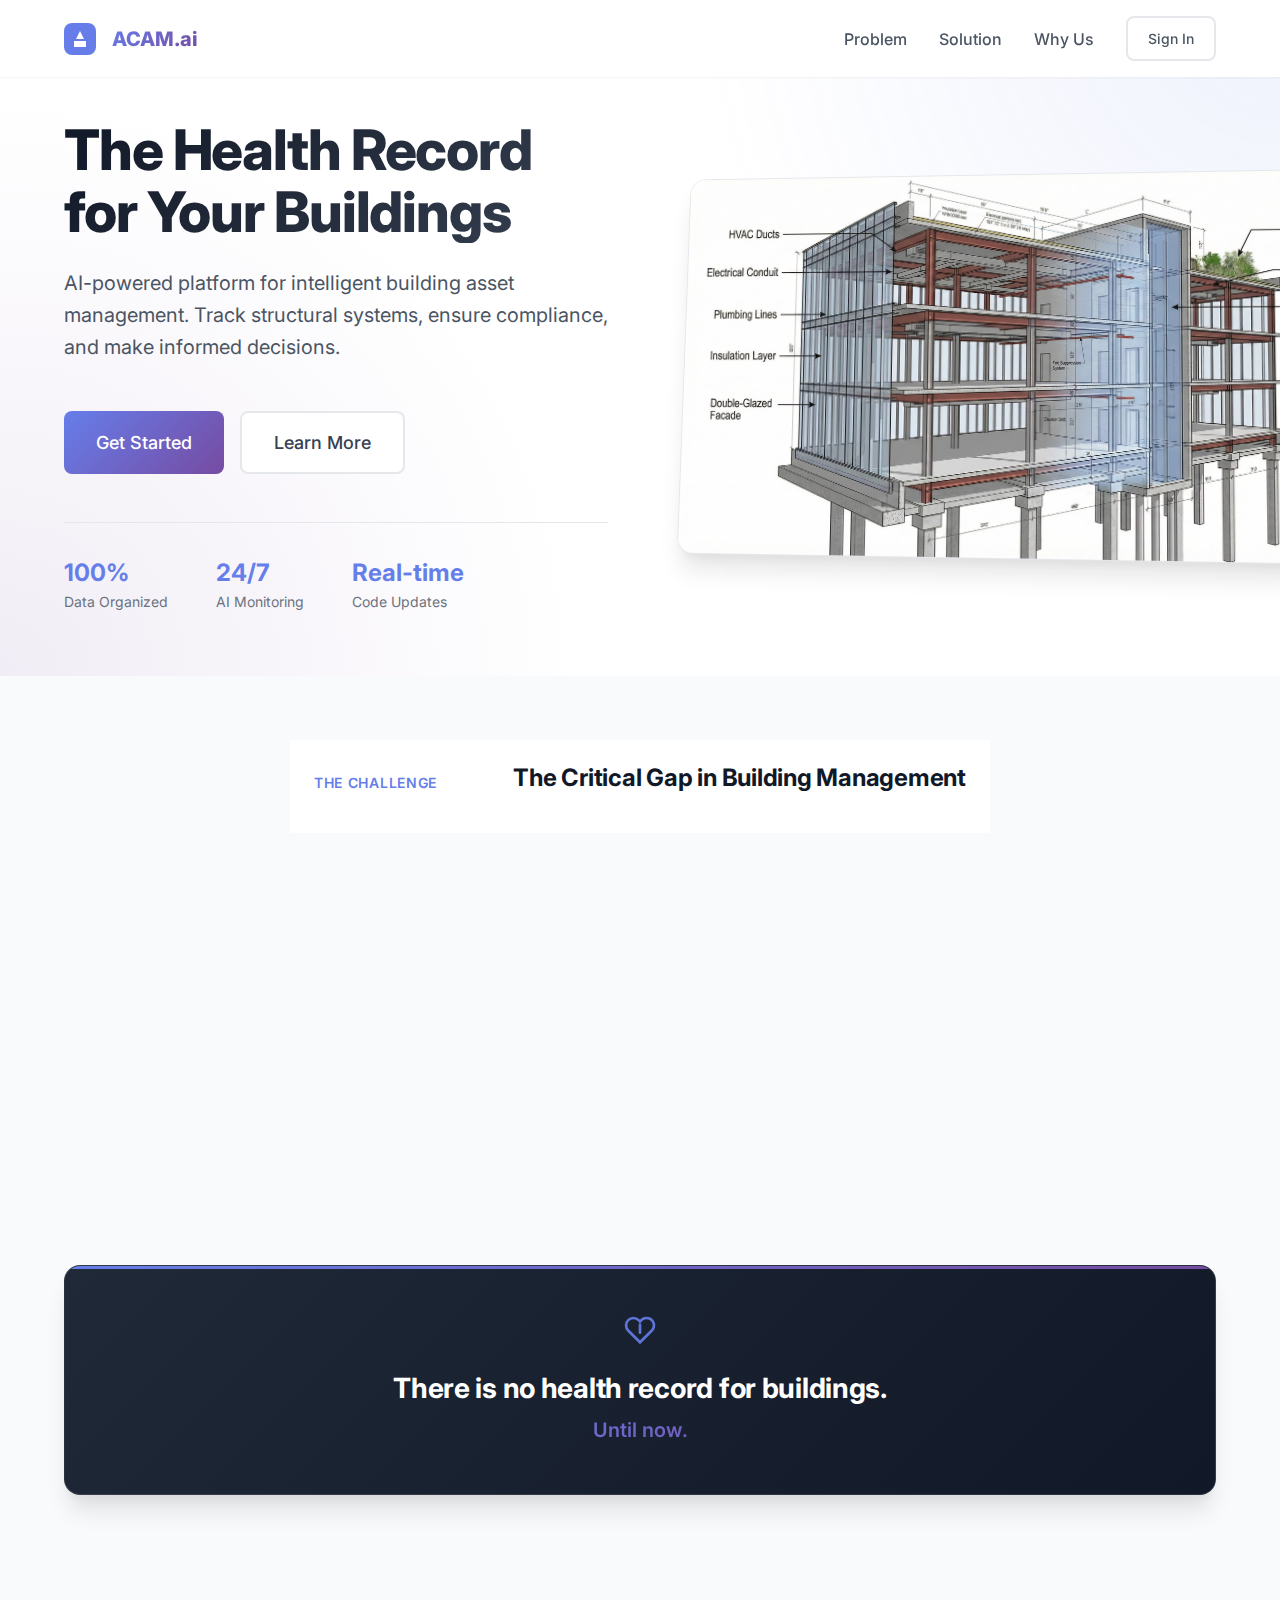
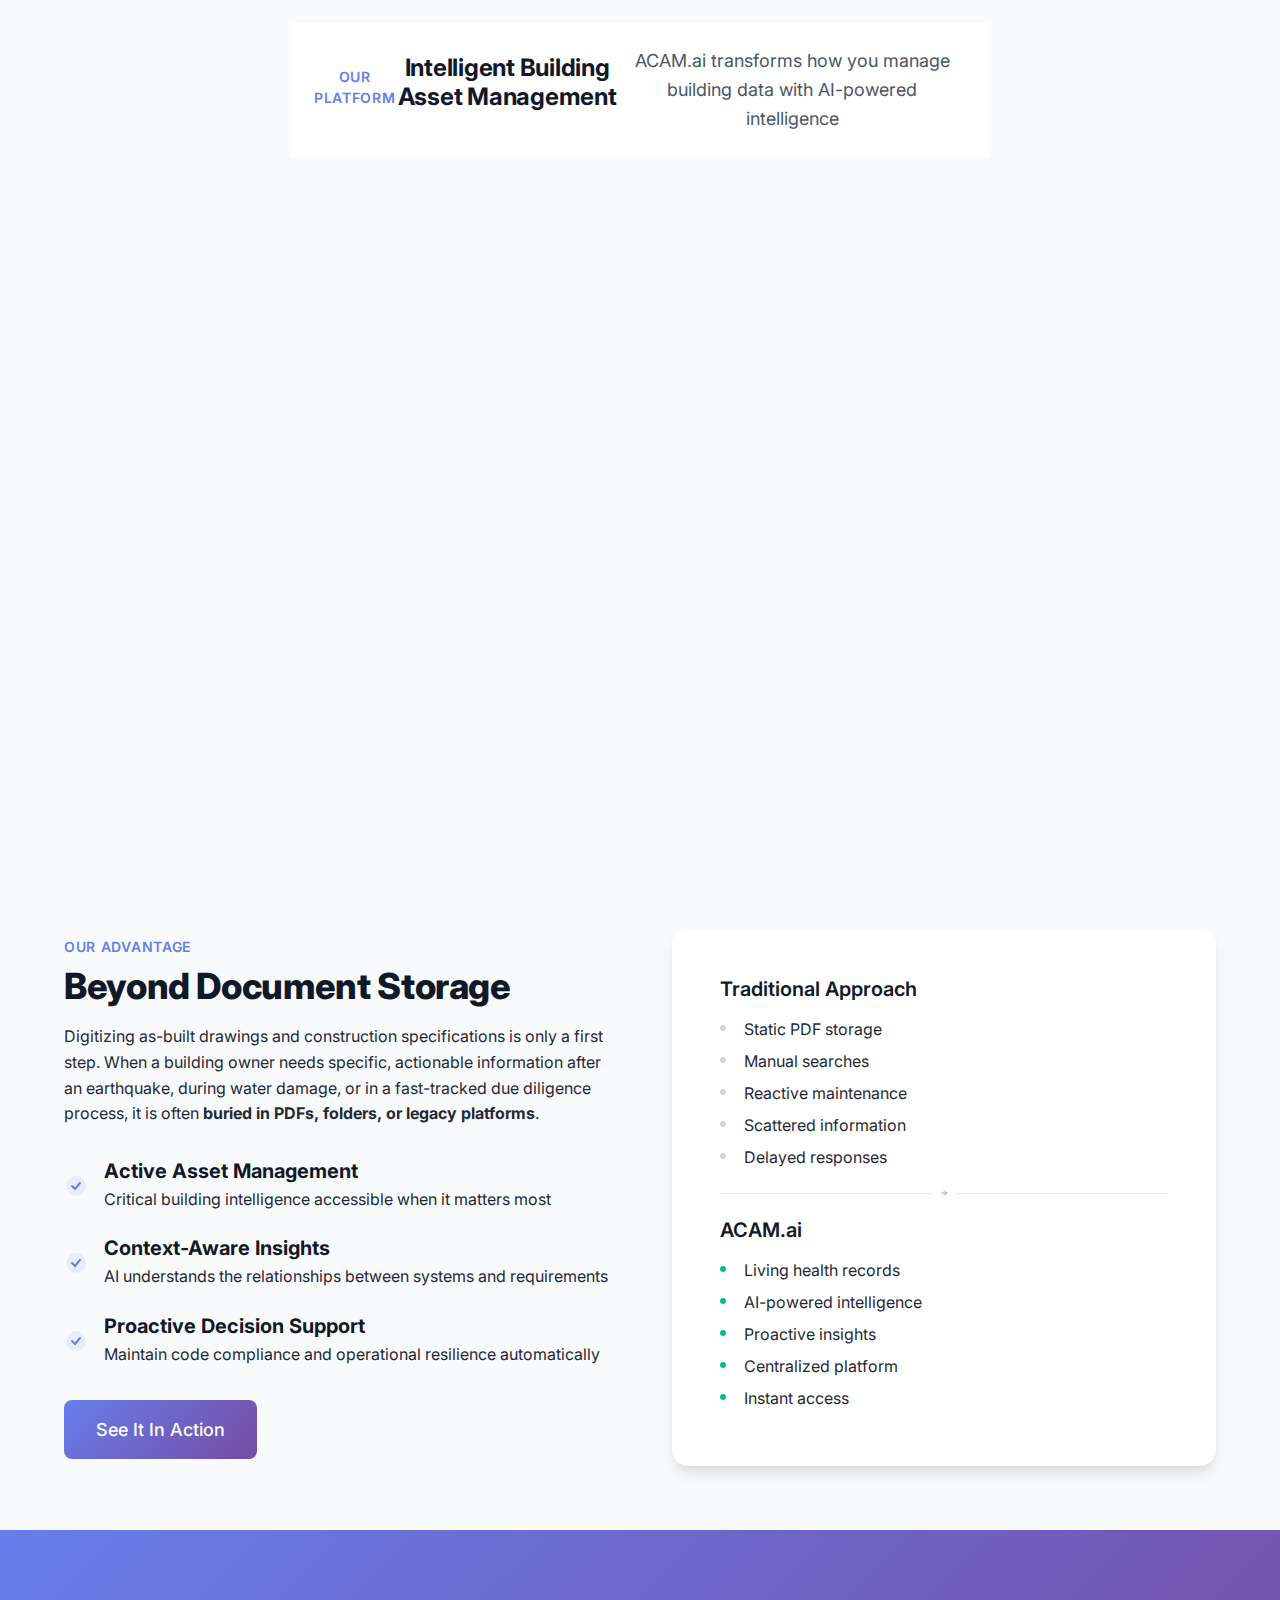
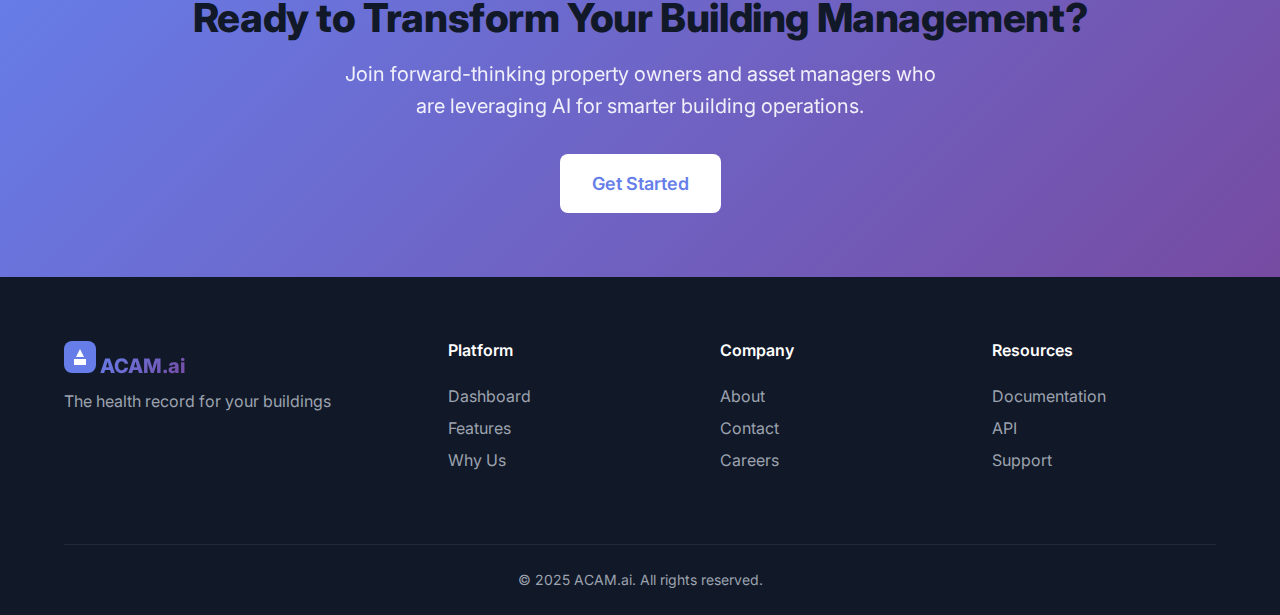
<file: index.html>
<!DOCTYPE html>
<html lang="en">
<head>
    <meta charset="UTF-8">
    <meta name="viewport" content="width=device-width, initial-scale=1.0">
    <title>ACAM.ai - Building Health Records Platform</title>
    <link rel="stylesheet" href="styles.css">
    <link rel="preconnect" href="https://fonts.googleapis.com">
    <link rel="preconnect" href="https://fonts.gstatic.com" crossorigin>
    <link href="https://fonts.googleapis.com/css2?family=Inter:wght@300;400;500;600;700;800&display=swap" rel="stylesheet">
</head>
<body>
    <!-- Navigation -->
    <nav class="navbar">
        <div class="container nav-container">
            <a href="index.html" class="logo" style="text-decoration: none; cursor: pointer;">
                <svg width="32" height="32" viewBox="0 0 32 32" fill="none" xmlns="http://www.w3.org/2000/svg">
                    <rect width="32" height="32" rx="8" fill="url(#gradient)"/>
                    <path d="M16 8L20 16H12L16 8Z" fill="white"/>
                    <rect x="10" y="18" width="12" height="6" fill="white"/>
                    <defs>
                        <linearGradient id="gradient" x1="0" y1="0" x2="32" y2="32">
                            <stop offset="0%" stop-color="#667eea"/>
                            <stop offset="100%" stop-color="#764ba2"/>
                        </linearGradient>
                    </defs>
                </svg>
                <span class="logo-text">ACAM.ai</span>
            </a>
            <button class="mobile-menu-btn" aria-label="Toggle navigation">
                <span></span>
                <span></span>
                <span></span>
            </button>
            <div class="nav-links">
                <a href="#problem">Problem</a>
                <a href="#solution">Solution</a>
                <a href="#differentiation">Why Us</a>
                <a href="login.html" class="btn-secondary" id="loginLink">Sign In</a>
                <a href="login.html" class="btn-primary" id="dashboardLink" style="display: none;">View Dashboard</a>
            </div>
        </div>
    </nav>

    <!-- Hero Section -->
    <section class="hero">
        <div class="hero-background"></div>
        <div class="container hero-container">
            <div class="hero-content">
                <h1 class="hero-title">The Health Record for Your Buildings</h1>
                <p class="hero-subtitle">AI-powered platform for intelligent building asset management. Track structural systems, ensure compliance, and make informed decisions.</p>
                <div class="hero-cta">
                <a href="login.html" class="btn-large btn-primary" id="heroDashboardBtn">Get Started</a>
                <a href="#solution" class="btn-large btn-secondary">Learn More</a>
                </div>
                <div class="hero-stats">
                    <div class="stat">
                        <div class="stat-number">100%</div>
                        <div class="stat-label">Data Organized</div>
                    </div>
                    <div class="stat">
                        <div class="stat-number">24/7</div>
                        <div class="stat-label">AI Monitoring</div>
                    </div>
                    <div class="stat">
                        <div class="stat-number">Real-time</div>
                        <div class="stat-label">Code Updates</div>
                    </div>
                </div>
            </div>
            <div class="hero-visual">
                <img src="building-diagram.png" alt="Building Systems Diagram - HVAC, Electrical, Plumbing, Fire Suppression" class="hero-building-diagram">
            </div>
        </div>
    </section>

    <!-- Problem Section -->
    <section id="problem" class="section problem-section">
        <div class="container">
            <div class="section-header">
                <span class="section-tag">The Challenge</span>
                <h2 class="section-title">The Critical Gap in Building Management</h2>
            </div>
            <div class="problem-grid">
                <div class="problem-card">
                    <div class="problem-icon">
                        <svg width="48" height="48" viewBox="0 0 24 24" fill="none" xmlns="http://www.w3.org/2000/svg">
                            <path d="M9 2L7 4H3C1.9 4 1 4.9 1 6V20C1 21.1 1.9 22 3 22H21C22.1 22 23 21.1 23 20V6C23 4.9 22.1 4 21 4H17L15 2H9Z" stroke="#ef4444" stroke-width="2" fill="none"/>
                            <circle cx="12" cy="13" r="3" stroke="#ef4444" stroke-width="2" fill="none"/>
                        </svg>
                    </div>
                    <h3>Scattered Documents</h3>
                    <p>Critical documents like architectural, structural, MEP, and fire suppression plans are scattered across multiple systems, outdated, or completely lost.</p>
                </div>
                <div class="problem-card">
                    <div class="problem-icon">
                        <svg width="48" height="48" viewBox="0 0 24 24" fill="none" xmlns="http://www.w3.org/2000/svg">
                            <circle cx="12" cy="12" r="10" stroke="#f59e0b" stroke-width="2"/>
                            <path d="M12 6V12L16 14" stroke="#f59e0b" stroke-width="2" stroke-linecap="round"/>
                        </svg>
                    </div>
                    <h3>Costly Inefficiencies</h3>
                    <p>Time wasted searching for information leads to delayed maintenance decisions, missed opportunities, and operational disruptions.</p>
                </div>
                <div class="problem-card">
                    <div class="problem-icon">
                        <svg width="48" height="48" viewBox="0 0 24 24" fill="none" xmlns="http://www.w3.org/2000/svg">
                            <path d="M12 2L2 7L12 12L22 7L12 2Z" stroke="#dc2626" stroke-width="2" fill="none"/>
                            <path d="M2 17L12 22L22 17" stroke="#dc2626" stroke-width="2" stroke-linecap="round" stroke-linejoin="round"/>
                            <path d="M2 12L12 17L22 12" stroke="#dc2626" stroke-width="2" stroke-linecap="round" stroke-linejoin="round"/>
                        </svg>
                    </div>
                    <h3>Risk Exposure</h3>
                    <p>Without a centralized system, property owners face significant compliance risks, safety hazards, and liability exposure.</p>
                </div>
            </div>
            <div class="callout-box">
                <svg class="callout-icon" width="32" height="32" viewBox="0 0 24 24" fill="none">
                    <path d="M20.84 4.61C20.3292 4.099 19.7228 3.69364 19.0554 3.41708C18.3879 3.14052 17.6725 2.99817 16.95 2.99817C16.2275 2.99817 15.5121 3.14052 14.8446 3.41708C14.1772 3.69364 13.5708 4.099 13.06 4.61L12 5.67L10.94 4.61C9.9083 3.57831 8.50903 2.99871 7.05 2.99871C5.59096 2.99871 4.19169 3.57831 3.16 4.61C2.1283 5.64169 1.54871 7.04097 1.54871 8.5C1.54871 9.95903 2.1283 11.3583 3.16 12.39L4.22 13.45L12 21.23L19.78 13.45L20.84 12.39C21.351 11.8792 21.7564 11.2728 22.0329 10.6054C22.3095 9.93789 22.4518 9.22248 22.4518 8.5C22.4518 7.77752 22.3095 7.0621 22.0329 6.39464C21.7564 5.72718 21.351 5.12084 20.84 4.61V4.61Z" stroke="currentColor" stroke-width="2" fill="none"/>
                    <line x1="12" y1="8" x2="12" y2="14" stroke="currentColor" stroke-width="2" stroke-linecap="round"/>
                </svg>
                <div class="callout-content">
                    <p class="callout-text">There is no health record for buildings.</p>
                    <p class="callout-subtext">Until now.</p>
                </div>
            </div>
        </div>
    </section>

    <!-- Solution Section -->
    <section id="solution" class="section solution-section">
        <div class="container">
            <div class="section-header">
                <span class="section-tag">Our Platform</span>
                <h2 class="section-title">Intelligent Building Asset Management</h2>
                <p class="section-description">ACAM.ai transforms how you manage building data with AI-powered intelligence</p>
            </div>
            <div class="solution-grid">
                <div class="solution-card">
                    <div class="solution-icon">
                        <svg width="56" height="56" viewBox="0 0 24 24" fill="none" xmlns="http://www.w3.org/2000/svg">
                            <path d="M21 16V8C21 6.9 20.1 6 19 6H5C3.9 6 3 6.9 3 8V16C3 17.1 3.9 18 5 18H19C20.1 18 21 17.1 21 16Z" stroke="#667eea" stroke-width="2"/>
                            <path d="M12 10.5L12 13.5M12 13.5L15 11.5M12 13.5L9 11.5" stroke="#667eea" stroke-width="2" stroke-linecap="round"/>
                        </svg>
                    </div>
                    <h3>AI-Powered Ingestion</h3>
                    <p>Automatically ingest, organize, and digitize building documents. Our AI understands architectural plans, structural specs, and MEP drawings.</p>
                </div>
                <div class="solution-card">
                    <div class="solution-icon">
                        <svg width="56" height="56" viewBox="0 0 24 24" fill="none" xmlns="http://www.w3.org/2000/svg">
                            <circle cx="12" cy="12" r="3" stroke="#667eea" stroke-width="2"/>
                            <path d="M12 2V6M12 18V22M22 12H18M6 12H2M19.07 4.93L16.24 7.76M7.76 16.24L4.93 19.07M19.07 19.07L16.24 16.24M7.76 7.76L4.93 4.93" stroke="#667eea" stroke-width="2" stroke-linecap="round"/>
                        </svg>
                    </div>
                    <h3>Live Tracking</h3>
                    <p>Track physical and regulatory changes over time. Get automatic alerts when building codes update or maintenance is due.</p>
                </div>
                <div class="solution-card">
                    <div class="solution-icon">
                        <svg width="56" height="56" viewBox="0 0 24 24" fill="none" xmlns="http://www.w3.org/2000/svg">
                            <rect x="3" y="3" width="18" height="18" rx="2" stroke="#667eea" stroke-width="2"/>
                            <path d="M9 3V21M3 9H21M3 15H21" stroke="#667eea" stroke-width="2"/>
                        </svg>
                    </div>
                    <h3>Dynamic Reports</h3>
                    <p>Generate comprehensive reports for maintenance, due diligence, and compliance in seconds—not weeks.</p>
                </div>
                <div class="solution-card">
                    <div class="solution-icon">
                        <svg width="56" height="56" viewBox="0 0 24 24" fill="none" xmlns="http://www.w3.org/2000/svg">
                            <path d="M9 3H5C3.9 3 3 3.9 3 5V19C3 20.1 3.9 21 5 21H19C20.1 21 21 20.1 21 19V15" stroke="#667eea" stroke-width="2"/>
                            <path d="M14 3L21 10M21 3L14 10" stroke="#667eea" stroke-width="2" stroke-linecap="round"/>
                        </svg>
                    </div>
                    <h3>Risk Assessment</h3>
                    <p>Multi-hazard risk analysis and resilience assessments powered by your complete building history.</p>
                </div>
                <div class="solution-card">
                    <div class="solution-icon">
                        <svg width="56" height="56" viewBox="0 0 24 24" fill="none" xmlns="http://www.w3.org/2000/svg">
                            <path d="M12 2L2 7V12C2 17 6 21.5 12 22C18 21.5 22 17 22 12V7L12 2Z" stroke="#667eea" stroke-width="2"/>
                            <path d="M9 12L11 14L15 10" stroke="#667eea" stroke-width="2" stroke-linecap="round"/>
                        </svg>
                    </div>
                    <h3>Compliance Monitoring</h3>
                    <p>Stay ahead of code requirements with proactive compliance tracking and automated notifications.</p>
                </div>
                <div class="solution-card">
                    <div class="solution-icon">
                        <svg width="56" height="56" viewBox="0 0 24 24" fill="none" xmlns="http://www.w3.org/2000/svg">
                            <path d="M21 21L15 15M17 10C17 13.866 13.866 17 10 17C6.134 17 3 13.866 3 10C3 6.134 6.134 3 10 3C13.866 3 17 6.134 17 10Z" stroke="#667eea" stroke-width="2" stroke-linecap="round"/>
                            <circle cx="10" cy="10" r="3" stroke="#667eea" stroke-width="2"/>
                        </svg>
                    </div>
                    <h3>Intelligent Search</h3>
                    <p>Find critical information instantly. Search by system, date, compliance requirement, or natural language query.</p>
                </div>
            </div>
        </div>
    </section>

    <!-- Differentiation Section -->
    <section id="differentiation" class="section differentiation-section">
        <div class="container">
            <div class="differentiation-content">
                <div class="differentiation-text">
                    <span class="section-tag">Our Advantage</span>
                    <h2 class="section-title">Beyond Document Storage</h2>
                    <p class="large-text">Digitizing as-built drawings and construction specifications is only a first step. When a building owner needs specific, actionable information after an earthquake, during water damage, or in a fast-tracked due diligence process, it is often <strong>buried in PDFs, folders, or legacy platforms</strong>.</p>
                    <div class="feature-list">
                        <div class="feature-item">
                            <svg width="24" height="24" viewBox="0 0 24 24" fill="none">
                                <circle cx="12" cy="12" r="10" fill="#667eea" opacity="0.1"/>
                                <path d="M8 12L11 15L16 9" stroke="#667eea" stroke-width="2" stroke-linecap="round"/>
                            </svg>
                            <div>
                                <h4>Active Asset Management</h4>
                                <p>Critical building intelligence accessible when it matters most</p>
                            </div>
                        </div>
                        <div class="feature-item">
                            <svg width="24" height="24" viewBox="0 0 24 24" fill="none">
                                <circle cx="12" cy="12" r="10" fill="#667eea" opacity="0.1"/>
                                <path d="M8 12L11 15L16 9" stroke="#667eea" stroke-width="2" stroke-linecap="round"/>
                            </svg>
                            <div>
                                <h4>Context-Aware Insights</h4>
                                <p>AI understands the relationships between systems and requirements</p>
                            </div>
                        </div>
                        <div class="feature-item">
                            <svg width="24" height="24" viewBox="0 0 24 24" fill="none">
                                <circle cx="12" cy="12" r="10" fill="#667eea" opacity="0.1"/>
                                <path d="M8 12L11 15L16 9" stroke="#667eea" stroke-width="2" stroke-linecap="round"/>
                            </svg>
                            <div>
                                <h4>Proactive Decision Support</h4>
                                <p>Maintain code compliance and operational resilience automatically</p>
                            </div>
                        </div>
                    </div>
                    <a href="login.html" class="btn-large btn-primary">See It In Action</a>
                </div>
                <div class="differentiation-visual">
                    <div class="comparison-box">
                        <div class="comparison-side old">
                            <h4>Traditional Approach</h4>
                            <ul>
                                <li>Static PDF storage</li>
                                <li>Manual searches</li>
                                <li>Reactive maintenance</li>
                                <li>Scattered information</li>
                                <li>Delayed responses</li>
                            </ul>
                        </div>
                        <div class="comparison-divider">
                            <svg width="24" height="24" viewBox="0 0 24 24" fill="none">
                                <path d="M5 12H19M19 12L12 5M19 12L12 19" stroke="#667eea" stroke-width="2" stroke-linecap="round"/>
                            </svg>
                        </div>
                        <div class="comparison-side new">
                            <h4>ACAM.ai</h4>
                            <ul>
                                <li>Living health records</li>
                                <li>AI-powered intelligence</li>
                                <li>Proactive insights</li>
                                <li>Centralized platform</li>
                                <li>Instant access</li>
                            </ul>
                        </div>
                    </div>
                </div>
            </div>
        </div>
    </section>

    <!-- CTA Section -->
    <section class="cta-section">
        <div class="container">
            <div class="cta-content">
                <h2>Ready to Transform Your Building Management?</h2>
                <p>Join forward-thinking property owners and asset managers who are leveraging AI for smarter building operations.</p>
                <a href="login.html" class="btn-large btn-white">Get Started</a>
            </div>
        </div>
    </section>

    <!-- Footer -->
    <footer class="footer">
        <div class="container">
            <div class="footer-content">
                <div class="footer-section">
                    <a href="index.html" class="logo" style="text-decoration: none; cursor: pointer;">
                        <svg width="32" height="32" viewBox="0 0 32 32" fill="none" xmlns="http://www.w3.org/2000/svg">
                            <rect width="32" height="32" rx="8" fill="url(#gradient2)"/>
                            <path d="M16 8L20 16H12L16 8Z" fill="white"/>
                            <rect x="10" y="18" width="12" height="6" fill="white"/>
                            <defs>
                                <linearGradient id="gradient2" x1="0" y1="0" x2="32" y2="32">
                                    <stop offset="0%" stop-color="#667eea"/>
                                    <stop offset="100%" stop-color="#764ba2"/>
                                </linearGradient>
                            </defs>
                        </svg>
                        <span class="logo-text">ACAM.ai</span>
                    </a>
                    <p>The health record for your buildings</p>
                </div>
                <div class="footer-section">
                    <h4>Platform</h4>
                    <a href="login.html">Dashboard</a>
                    <a href="#solution">Features</a>
                    <a href="#differentiation">Why Us</a>
                </div>
                <div class="footer-section">
                    <h4>Company</h4>
                    <a href="#problem">About</a>
                    <a href="#">Contact</a>
                    <a href="#">Careers</a>
                </div>
                <div class="footer-section">
                    <h4>Resources</h4>
                    <a href="#">Documentation</a>
                    <a href="#">API</a>
                    <a href="#">Support</a>
                </div>
            </div>
            <div class="footer-bottom">
                <p>&copy; 2025 ACAM.ai. All rights reserved.</p>
            </div>
        </div>
    </footer>

    <script src="app.js"></script>
</body>
</html>
</file>
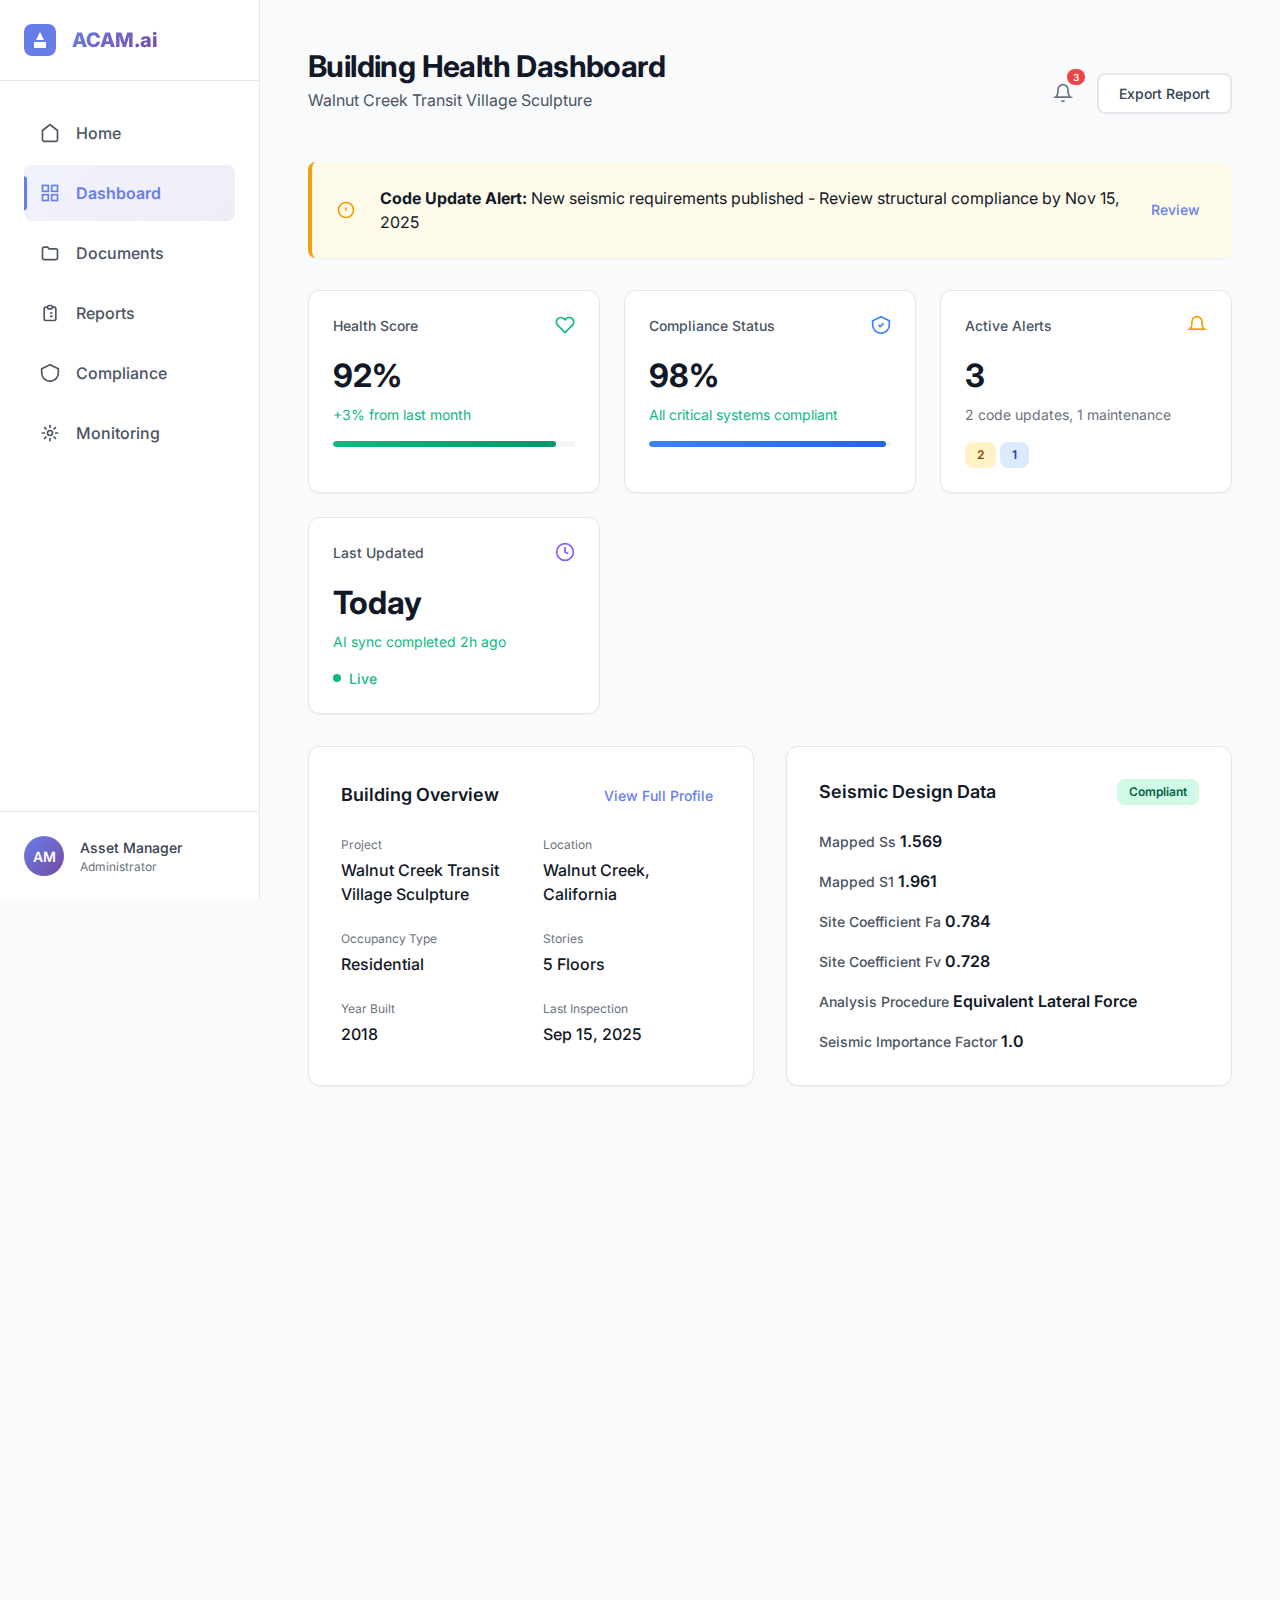
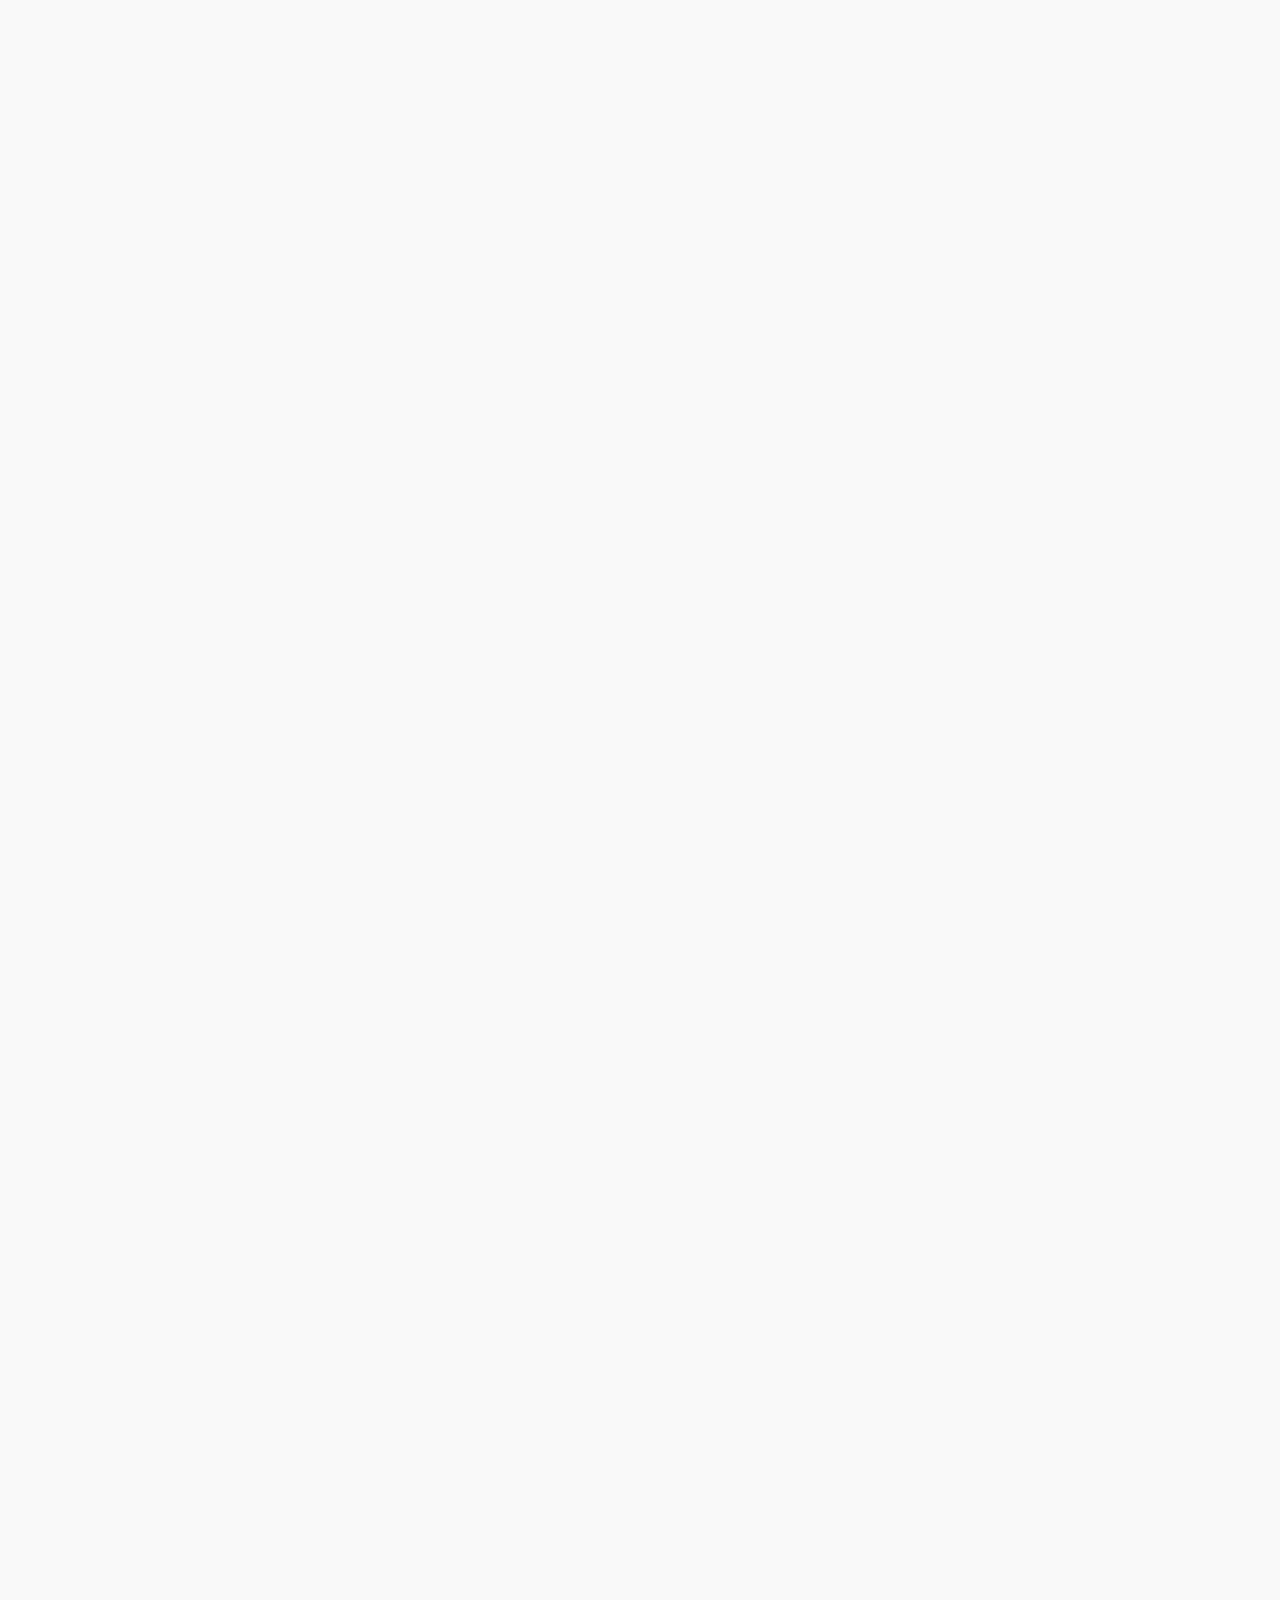
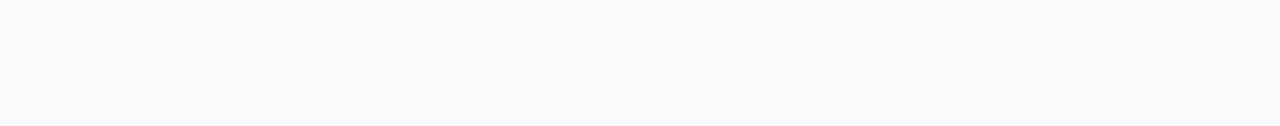
<file: dashboard.html>
<!DOCTYPE html>
<html lang="en">
<head>
    <meta charset="UTF-8">
    <meta name="viewport" content="width=device-width, initial-scale=1.0">
    <title>Dashboard - ACAM.ai</title>
    <link rel="stylesheet" href="styles.css">
    <link rel="preconnect" href="https://fonts.googleapis.com">
    <link rel="preconnect" href="https://fonts.gstatic.com" crossorigin>
    <link href="https://fonts.googleapis.com/css2?family=Inter:wght@300;400;500;600;700;800&display=swap" rel="stylesheet">
</head>
<body class="dashboard-body">
    <!-- Sidebar -->
    <aside class="sidebar">
        <div class="sidebar-header">
            <div class="logo">
                <svg width="32" height="32" viewBox="0 0 32 32" fill="none" xmlns="http://www.w3.org/2000/svg">
                    <rect width="32" height="32" rx="8" fill="url(#gradient)"/>
                    <path d="M16 8L20 16H12L16 8Z" fill="white"/>
                    <rect x="10" y="18" width="12" height="6" fill="white"/>
                    <defs>
                        <linearGradient id="gradient" x1="0" y1="0" x2="32" y2="32">
                            <stop offset="0%" stop-color="#667eea"/>
                            <stop offset="100%" stop-color="#764ba2"/>
                        </linearGradient>
                    </defs>
                </svg>
                <span class="logo-text">ACAM.ai</span>
            </div>
        </div>
        <nav class="sidebar-nav">
            <a href="index.html" class="nav-item">
                <svg width="20" height="20" viewBox="0 0 24 24" fill="none">
                    <path d="M3 9L12 2L21 9V20C21 20.5304 20.7893 21.0391 20.4142 21.4142C20.0391 21.7893 19.5304 22 19 22H5C4.46957 22 3.96086 21.7893 3.58579 21.4142C3.21071 21.0391 3 20.5304 3 20V9Z" stroke="currentColor" stroke-width="2"/>
                </svg>
                <span>Home</span>
            </a>
            <a href="#" class="nav-item active">
                <svg width="20" height="20" viewBox="0 0 24 24" fill="none">
                    <rect x="3" y="3" width="7" height="7" stroke="currentColor" stroke-width="2"/>
                    <rect x="14" y="3" width="7" height="7" stroke="currentColor" stroke-width="2"/>
                    <rect x="3" y="14" width="7" height="7" stroke="currentColor" stroke-width="2"/>
                    <rect x="14" y="14" width="7" height="7" stroke="currentColor" stroke-width="2"/>
                </svg>
                <span>Dashboard</span>
            </a>
            <a href="#" class="nav-item">
                <svg width="20" height="20" viewBox="0 0 24 24" fill="none">
                    <path d="M3 7C3 6.46957 3.21071 5.96086 3.58579 5.58579C3.96086 5.21071 4.46957 5 5 5H9L11 7H19C19.5304 7 20.0391 7.21071 20.4142 7.58579C20.7893 7.96086 21 8.46957 21 9V18C21 18.5304 20.7893 19.0391 20.4142 19.4142C20.0391 19.7893 19.5304 20 19 20H5C4.46957 20 3.96086 19.7893 3.58579 19.4142C3.21071 19.0391 3 18.5304 3 18V7Z" stroke="currentColor" stroke-width="2"/>
                </svg>
                <span>Documents</span>
            </a>
            <a href="#" class="nav-item">
                <svg width="20" height="20" viewBox="0 0 24 24" fill="none">
                    <path d="M9 5H7C5.89543 5 5 5.89543 5 7V19C5 20.1046 5.89543 21 7 21H17C18.1046 21 19 20.1046 19 19V7C19 5.89543 18.1046 5 17 5H15M9 5C9 6.10457 9.89543 7 11 7H13C14.1046 7 15 6.10457 15 5M9 5C9 3.89543 9.89543 3 11 3H13C14.1046 3 15 3.89543 15 5M12 12H15M12 16H15M9 12H9.01M9 16H9.01" stroke="currentColor" stroke-width="2"/>
                </svg>
                <span>Reports</span>
            </a>
            <a href="#" class="nav-item">
                <svg width="20" height="20" viewBox="0 0 24 24" fill="none">
                    <path d="M12 2L2 7V12C2 17 6 21.5 12 22C18 21.5 22 17 22 12V7L12 2Z" stroke="currentColor" stroke-width="2"/>
                </svg>
                <span>Compliance</span>
            </a>
            <a href="#" class="nav-item">
                <svg width="20" height="20" viewBox="0 0 24 24" fill="none">
                    <circle cx="12" cy="12" r="3" stroke="currentColor" stroke-width="2"/>
                    <path d="M12 2V6M12 18V22M22 12H18M6 12H2M19.07 4.93L16.24 7.76M7.76 16.24L4.93 19.07M19.07 19.07L16.24 16.24M7.76 7.76L4.93 4.93" stroke="currentColor" stroke-width="2"/>
                </svg>
                <span>Monitoring</span>
            </a>
        </nav>
        <div class="sidebar-footer">
            <div class="user-profile">
                <div class="user-avatar">AM</div>
                <div class="user-info">
                    <div class="user-name">Asset Manager</div>
                    <div class="user-role">Administrator</div>
                </div>
            </div>
        </div>
    </aside>

    <!-- Main Content -->
    <main class="dashboard-main">
        <!-- Top Bar -->
        <header class="dashboard-header">
            <div class="header-content">
                <div class="header-left">
                    <h1>Building Health Dashboard</h1>
                    <p class="header-subtitle">Walnut Creek Transit Village Sculpture</p>
                </div>
                <div class="header-right">
                    <button class="btn-icon" title="Notifications">
                        <svg width="20" height="20" viewBox="0 0 24 24" fill="none">
                            <path d="M18 8C18 6.4087 17.3679 4.88258 16.2426 3.75736C15.1174 2.63214 13.5913 2 12 2C10.4087 2 8.88258 2.63214 7.75736 3.75736C6.63214 4.88258 6 6.4087 6 8C6 15 3 17 3 17H21C21 17 18 15 18 8Z" stroke="currentColor" stroke-width="2"/>
                            <path d="M13.73 21C13.5542 21.3031 13.3019 21.5547 12.9982 21.7295C12.6946 21.9044 12.3504 21.9965 12 21.9965C11.6496 21.9965 11.3054 21.9044 11.0018 21.7295C10.6982 21.5547 10.4458 21.3031 10.27 21" stroke="currentColor" stroke-width="2"/>
                        </svg>
                        <span class="notification-badge">3</span>
                    </button>
                    <button class="btn-secondary">Export Report</button>
                </div>
            </div>
        </header>

        <!-- Dashboard Content -->
        <div class="dashboard-content">
            <!-- Alert Banner -->
            <div class="alert-banner warning">
                <svg width="20" height="20" viewBox="0 0 24 24" fill="none">
                    <path d="M12 9V13M12 17H12.01M21 12C21 16.9706 16.9706 21 12 21C7.02944 21 3 16.9706 3 12C3 7.02944 7.02944 3 12 3C16.9706 3 21 7.02944 21 12Z" stroke="currentColor" stroke-width="2"/>
                </svg>
                <div>
                    <strong>Code Update Alert:</strong> New seismic requirements published - Review structural compliance by Nov 15, 2025
                </div>
                <button class="btn-text">Review</button>
            </div>

            <!-- Key Metrics -->
            <div class="metrics-grid">
                <div class="metric-card">
                    <div class="metric-header">
                        <span class="metric-label">Health Score</span>
                        <svg width="20" height="20" viewBox="0 0 24 24" fill="none">
                            <path d="M20.84 4.61C20.3292 4.099 19.7228 3.69364 19.0554 3.41708C18.3879 3.14052 17.6725 2.99817 16.95 2.99817C16.2275 2.99817 15.5121 3.14052 14.8446 3.41708C14.1772 3.69364 13.5708 4.099 13.06 4.61L12 5.67L10.94 4.61C9.9083 3.57831 8.50903 2.99871 7.05 2.99871C5.59096 2.99871 4.19169 3.57831 3.16 4.61C2.1283 5.64169 1.54871 7.04097 1.54871 8.5C1.54871 9.95903 2.1283 11.3583 3.16 12.39L4.22 13.45L12 21.23L19.78 13.45L20.84 12.39C21.351 11.8792 21.7564 11.2728 22.0329 10.6054C22.3095 9.93789 22.4518 9.22248 22.4518 8.5C22.4518 7.77752 22.3095 7.0621 22.0329 6.39464C21.7564 5.72718 21.351 5.12084 20.84 4.61V4.61Z" stroke="#10b981" stroke-width="2" fill="none"/>
                        </svg>
                    </div>
                    <div class="metric-value">92%</div>
                    <div class="metric-change positive">+3% from last month</div>
                    <div class="metric-progress">
                        <div class="progress-bar" style="width: 92%; background: linear-gradient(90deg, #10b981, #059669);"></div>
                    </div>
                </div>
                <div class="metric-card">
                    <div class="metric-header">
                        <span class="metric-label">Compliance Status</span>
                        <svg width="20" height="20" viewBox="0 0 24 24" fill="none">
                            <path d="M12 2L2 7V12C2 17 6 21.5 12 22C18 21.5 22 17 22 12V7L12 2Z" stroke="#3b82f6" stroke-width="2"/>
                            <path d="M9 12L11 14L15 10" stroke="#3b82f6" stroke-width="2"/>
                        </svg>
                    </div>
                    <div class="metric-value">98%</div>
                    <div class="metric-change positive">All critical systems compliant</div>
                    <div class="metric-progress">
                        <div class="progress-bar" style="width: 98%; background: linear-gradient(90deg, #3b82f6, #2563eb);"></div>
                    </div>
                </div>
                <div class="metric-card">
                    <div class="metric-header">
                        <span class="metric-label">Active Alerts</span>
                        <svg width="20" height="20" viewBox="0 0 24 24" fill="none">
                            <path d="M18 8C18 6.4087 17.3679 4.88258 16.2426 3.75736C15.1174 2.63214 13.5913 2 12 2C10.4087 2 8.88258 2.63214 7.75736 3.75736C6.63214 4.88258 6 6.4087 6 8C6 15 3 17 3 17H21C21 17 18 15 18 8Z" stroke="#f59e0b" stroke-width="2"/>
                        </svg>
                    </div>
                    <div class="metric-value">3</div>
                    <div class="metric-change neutral">2 code updates, 1 maintenance</div>
                    <div class="alert-badges">
                        <span class="badge warning">2</span>
                        <span class="badge info">1</span>
                    </div>
                </div>
                <div class="metric-card">
                    <div class="metric-header">
                        <span class="metric-label">Last Updated</span>
                        <svg width="20" height="20" viewBox="0 0 24 24" fill="none">
                            <circle cx="12" cy="12" r="10" stroke="#8b5cf6" stroke-width="2"/>
                            <path d="M12 6V12L16 14" stroke="#8b5cf6" stroke-width="2"/>
                        </svg>
                    </div>
                    <div class="metric-value">Today</div>
                    <div class="metric-change positive">AI sync completed 2h ago</div>
                    <div class="sync-status">
                        <div class="sync-indicator active"></div>
                        <span>Live</span>
                    </div>
                </div>
            </div>

            <!-- Main Grid -->
            <div class="dashboard-grid">
                <!-- Building Overview -->
                <div class="dashboard-card overview-card">
                    <div class="card-header">
                        <h3>Building Overview</h3>
                        <button class="btn-text">View Full Profile</button>
                    </div>
                    <div class="card-content">
                        <div class="overview-grid">
                            <div class="overview-item">
                                <span class="overview-label">Project</span>
                                <span class="overview-value">Walnut Creek Transit Village Sculpture</span>
                            </div>
                            <div class="overview-item">
                                <span class="overview-label">Location</span>
                                <span class="overview-value">Walnut Creek, California</span>
                            </div>
                            <div class="overview-item">
                                <span class="overview-label">Occupancy Type</span>
                                <span class="overview-value">Residential</span>
                            </div>
                            <div class="overview-item">
                                <span class="overview-label">Stories</span>
                                <span class="overview-value">5 Floors</span>
                            </div>
                            <div class="overview-item">
                                <span class="overview-label">Year Built</span>
                                <span class="overview-value">2018</span>
                            </div>
                            <div class="overview-item">
                                <span class="overview-label">Last Inspection</span>
                                <span class="overview-value">Sep 15, 2025</span>
                            </div>
                        </div>
                    </div>
                </div>

                <!-- Seismic Design Data -->
                <div class="dashboard-card">
                    <div class="card-header">
                        <h3>Seismic Design Data</h3>
                        <span class="badge success">Compliant</span>
                    </div>
                    <div class="card-content">
                        <div class="data-table">
                            <div class="data-row">
                                <span class="data-label">Mapped Ss</span>
                                <span class="data-value">1.569</span>
                            </div>
                            <div class="data-row">
                                <span class="data-label">Mapped S1</span>
                                <span class="data-value">1.961</span>
                            </div>
                            <div class="data-row">
                                <span class="data-label">Site Coefficient Fa</span>
                                <span class="data-value">0.784</span>
                            </div>
                            <div class="data-row">
                                <span class="data-label">Site Coefficient Fv</span>
                                <span class="data-value">0.728</span>
                            </div>
                            <div class="data-row">
                                <span class="data-label">Analysis Procedure</span>
                                <span class="data-value">Equivalent Lateral Force</span>
                            </div>
                            <div class="data-row">
                                <span class="data-label">Seismic Importance Factor</span>
                                <span class="data-value">1.0</span>
                            </div>
                        </div>
                    </div>
                </div>

                <!-- Wind Design Data -->
                <div class="dashboard-card">
                    <div class="card-header">
                        <h3>Wind Design Data</h3>
                        <span class="badge success">Up to date</span>
                    </div>
                    <div class="card-content">
                        <div class="data-table">
                            <div class="data-row">
                                <span class="data-label">Wind Speed</span>
                                <span class="data-value">92 MPH (3-second gust)</span>
                            </div>
                            <div class="data-row">
                                <span class="data-label">Exposure Category</span>
                                <span class="data-value">B</span>
                            </div>
                            <div class="data-row">
                                <span class="data-label">Design Pressure</span>
                                <span class="data-value">16 PSF</span>
                            </div>
                            <div class="data-row">
                                <span class="data-label">Enclosure Classification</span>
                                <span class="data-value">Exposure B</span>
                            </div>
                        </div>
                    </div>
                </div>

                <!-- Material Specifications -->
                <div class="dashboard-card wide-card">
                    <div class="card-header">
                        <h3>Material Specifications</h3>
                        <button class="btn-text">View All Standards</button>
                    </div>
                    <div class="card-content">
                        <div class="table-container">
                            <table class="data-table-full">
                                <thead>
                                    <tr>
                                        <th>Material</th>
                                        <th>Specification</th>
                                        <th>Key Property</th>
                                        <th>Status</th>
                                    </tr>
                                </thead>
                                <tbody>
                                    <tr>
                                        <td><strong>Concrete</strong></td>
                                        <td>ASTM C33</td>
                                        <td>Aggregate requirements</td>
                                        <td><span class="badge success">Verified</span></td>
                                    </tr>
                                    <tr>
                                        <td><strong>Concrete</strong></td>
                                        <td>ASTM C39</td>
                                        <td>Compressive strength (28 day)</td>
                                        <td><span class="badge success">Verified</span></td>
                                    </tr>
                                    <tr>
                                        <td><strong>Concrete</strong></td>
                                        <td>ACI 318-14</td>
                                        <td>Concrete work execution</td>
                                        <td><span class="badge success">Verified</span></td>
                                    </tr>
                                    <tr>
                                        <td><strong>Reinforcing Steel</strong></td>
                                        <td>ASTM C615</td>
                                        <td>Reinforcing steel specifications</td>
                                        <td><span class="badge success">Verified</span></td>
                                    </tr>
                                </tbody>
                            </table>
                        </div>
                    </div>
                </div>

                <!-- Governing References -->
                <div class="dashboard-card wide-card">
                    <div class="card-header">
                        <h3>Governing References</h3>
                        <button class="btn-text">Check for Updates</button>
                    </div>
                    <div class="card-content">
                        <div class="references-grid">
                            <div class="reference-card">
                                <div class="reference-icon">
                                    <svg width="24" height="24" viewBox="0 0 24 24" fill="none">
                                        <path d="M12 6.042C10.3516 4.56336 8.2144 3.74694 6 3.75H4V18.75H6C8.2144 18.7531 10.3516 19.5695 12 21.048M12 6.042V21.048M12 6.042C13.6484 4.56336 15.7856 3.74694 18 3.75H20V18.75H18C15.7856 18.7531 13.6484 19.5695 12 21.048" stroke="#667eea" stroke-width="2"/>
                                    </svg>
                                </div>
                                <div class="reference-content">
                                    <h4>2016 CBC</h4>
                                    <p>California Building Code</p>
                                    <span class="badge success">Current</span>
                                </div>
                            </div>
                            <div class="reference-card">
                                <div class="reference-icon">
                                    <svg width="24" height="24" viewBox="0 0 24 24" fill="none">
                                        <path d="M12 6.042C10.3516 4.56336 8.2144 3.74694 6 3.75H4V18.75H6C8.2144 18.7531 10.3516 19.5695 12 21.048M12 6.042V21.048M12 6.042C13.6484 4.56336 15.7856 3.74694 18 3.75H20V18.75H18C15.7856 18.7531 13.6484 19.5695 12 21.048" stroke="#667eea" stroke-width="2"/>
                                    </svg>
                                </div>
                                <div class="reference-content">
                                    <h4>ASCE 7-10</h4>
                                    <p>Minimum Design Loads</p>
                                    <span class="badge success">Current</span>
                                </div>
                            </div>
                            <div class="reference-card">
                                <div class="reference-icon">
                                    <svg width="24" height="24" viewBox="0 0 24 24" fill="none">
                                        <path d="M12 6.042C10.3516 4.56336 8.2144 3.74694 6 3.75H4V18.75H6C8.2144 18.7531 10.3516 19.5695 12 21.048M12 6.042V21.048M12 6.042C13.6484 4.56336 15.7856 3.74694 18 3.75H20V18.75H18C15.7856 18.7531 13.6484 19.5695 12 21.048" stroke="#667eea" stroke-width="2"/>
                                    </svg>
                                </div>
                                <div class="reference-content">
                                    <h4>ACI 318</h4>
                                    <p>Structural Concrete</p>
                                    <span class="badge success">Current</span>
                                </div>
                            </div>
                            <div class="reference-card">
                                <div class="reference-icon">
                                    <svg width="24" height="24" viewBox="0 0 24 24" fill="none">
                                        <path d="M12 6.042C10.3516 4.56336 8.2144 3.74694 6 3.75H4V18.75H6C8.2144 18.7531 10.3516 19.5695 12 21.048M12 6.042V21.048M12 6.042C13.6484 4.56336 15.7856 3.74694 18 3.75H20V18.75H18C15.7856 18.7531 13.6484 19.5695 12 21.048" stroke="#667eea" stroke-width="2"/>
                                    </svg>
                                </div>
                                <div class="reference-content">
                                    <h4>ACI 315</h4>
                                    <p>Reinforced Concrete Detailing</p>
                                    <span class="badge success">Current</span>
                                </div>
                            </div>
                        </div>
                    </div>
                </div>

                <!-- Construction & QC Notes -->
                <div class="dashboard-card wide-card">
                    <div class="card-header">
                        <h3>Construction & Quality Control</h3>
                        <span class="badge info">15 Notes</span>
                    </div>
                    <div class="card-content">
                        <div class="notes-list">
                            <div class="note-item">
                                <div class="note-icon" style="background: #dbeafe; color: #3b82f6;">
                                    <svg width="16" height="16" viewBox="0 0 24 24" fill="none">
                                        <path d="M9 12L11 14L15 10M21 12C21 16.9706 16.9706 21 12 21C7.02944 21 3 16.9706 3 12C3 7.02944 7.02944 3 12 3C16.9706 3 21 7.02944 21 12Z" stroke="currentColor" stroke-width="2"/>
                                    </svg>
                                </div>
                                <div class="note-content">
                                    <h4>Special Inspections</h4>
                                    <p>All exterior concrete shall be constructed using air-entrained concrete</p>
                                </div>
                            </div>
                            <div class="note-item">
                                <div class="note-icon" style="background: #fef3c7; color: #f59e0b;">
                                    <svg width="16" height="16" viewBox="0 0 24 24" fill="none">
                                        <path d="M12 9V13M12 17H12.01M21 12C21 16.9706 16.9706 21 12 21C7.02944 21 3 16.9706 3 12C3 7.02944 7.02944 3 12 3C16.9706 3 21 7.02944 21 12Z" stroke="currentColor" stroke-width="2"/>
                                    </svg>
                                </div>
                                <div class="note-content">
                                    <h4>Concrete Testing</h4>
                                    <p>All cores shall be tested for compressive strength</p>
                                </div>
                            </div>
                            <div class="note-item">
                                <div class="note-icon" style="background: #dbeafe; color: #3b82f6;">
                                    <svg width="16" height="16" viewBox="0 0 24 24" fill="none">
                                        <path d="M9 12L11 14L15 10M21 12C21 16.9706 16.9706 21 12 21C7.02944 21 3 16.9706 3 12C3 7.02944 7.02944 3 12 3C16.9706 3 21 7.02944 21 12Z" stroke="currentColor" stroke-width="2"/>
                                    </svg>
                                </div>
                                <div class="note-content">
                                    <h4>Steel Erection</h4>
                                    <p>Steel shall be placed in accordance with ACI 315</p>
                                </div>
                            </div>
                            <div class="note-item">
                                <div class="note-icon" style="background: #dbeafe; color: #3b82f6;">
                                    <svg width="16" height="16" viewBox="0 0 24 24" fill="none">
                                        <path d="M9 12L11 14L15 10M21 12C21 16.9706 16.9706 21 12 21C7.02944 21 3 16.9706 3 12C3 7.02944 7.02944 3 12 3C16.9706 3 21 7.02944 21 12Z" stroke="currentColor" stroke-width="2"/>
                                    </svg>
                                </div>
                                <div class="note-content">
                                    <h4>Welding Requirements</h4>
                                    <p>All welded joints shall be performed by licensed welders</p>
                                </div>
                            </div>
                        </div>
                    </div>
                </div>

                <!-- Gravity & Live Loads -->
                <div class="dashboard-card">
                    <div class="card-header">
                        <h3>Load Criteria</h3>
                        <span class="badge success">Verified</span>
                    </div>
                    <div class="card-content">
                        <div class="data-table">
                            <div class="section-label">Dead Load Allowances</div>
                            <div class="data-row">
                                <span class="data-label">Concrete</span>
                                <span class="data-value">150 PSF</span>
                            </div>
                            <div class="section-label">Uniform Live Loads</div>
                            <div class="data-row">
                                <span class="data-label">Light Storage</span>
                                <span class="data-value">40 PSF</span>
                            </div>
                            <div class="data-row">
                                <span class="data-label">Retail</span>
                                <span class="data-value">100 PSF</span>
                            </div>
                        </div>
                    </div>
                </div>
            </div>

            <!-- AI Insights -->
            <div class="insights-section">
                <div class="dashboard-card insights-card">
                    <div class="card-header">
                        <div class="header-with-icon">
                            <svg width="24" height="24" viewBox="0 0 24 24" fill="none">
                                <circle cx="12" cy="12" r="3" stroke="#667eea" stroke-width="2"/>
                                <path d="M12 2V6M12 18V22M22 12H18M6 12H2M19.07 4.93L16.24 7.76M7.76 16.24L4.93 19.07M19.07 19.07L16.24 16.24M7.76 7.76L4.93 4.93" stroke="#667eea" stroke-width="2"/>
                            </svg>
                            <h3>AI-Powered Insights</h3>
                        </div>
                        <button class="btn-text">View All</button>
                    </div>
                    <div class="card-content">
                        <div class="insights-grid">
                            <div class="insight-item">
                                <div class="insight-icon success">
                                    <svg width="20" height="20" viewBox="0 0 24 24" fill="none">
                                        <path d="M9 12L11 14L15 10M21 12C21 16.9706 16.9706 21 12 21C7.02944 21 3 16.9706 3 12C3 7.02944 7.02944 3 12 3C16.9706 3 21 7.02944 21 12Z" stroke="currentColor" stroke-width="2"/>
                                    </svg>
                                </div>
                                <div class="insight-content">
                                    <h4>Structural integrity excellent</h4>
                                    <p>All seismic and wind design parameters meet current code requirements</p>
                                </div>
                            </div>
                            <div class="insight-item">
                                <div class="insight-icon warning">
                                    <svg width="20" height="20" viewBox="0 0 24 24" fill="none">
                                        <path d="M12 9V13M12 17H12.01M21 12C21 16.9706 16.9706 21 12 21C7.02944 21 3 16.9706 3 12C3 7.02944 7.02944 3 12 3C16.9706 3 21 7.02944 21 12Z" stroke="currentColor" stroke-width="2"/>
                                    </svg>
                                </div>
                                <div class="insight-content">
                                    <h4>Upcoming code changes detected</h4>
                                    <p>New seismic provisions may require review of lateral force-resisting system</p>
                                </div>
                            </div>
                            <div class="insight-item">
                                <div class="insight-icon info">
                                    <svg width="20" height="20" viewBox="0 0 24 24" fill="none">
                                        <circle cx="12" cy="12" r="10" stroke="currentColor" stroke-width="2"/>
                                        <path d="M12 16V12M12 8H12.01" stroke="currentColor" stroke-width="2"/>
                                    </svg>
                                </div>
                                <div class="insight-content">
                                    <h4>Maintenance recommendation</h4>
                                    <p>Schedule concrete core testing for 5-year structural assessment</p>
                                </div>
                            </div>
                        </div>
                    </div>
                </div>
            </div>
        </div>
    </main>

    <script src="app.js"></script>
</body>
</html>
</file>
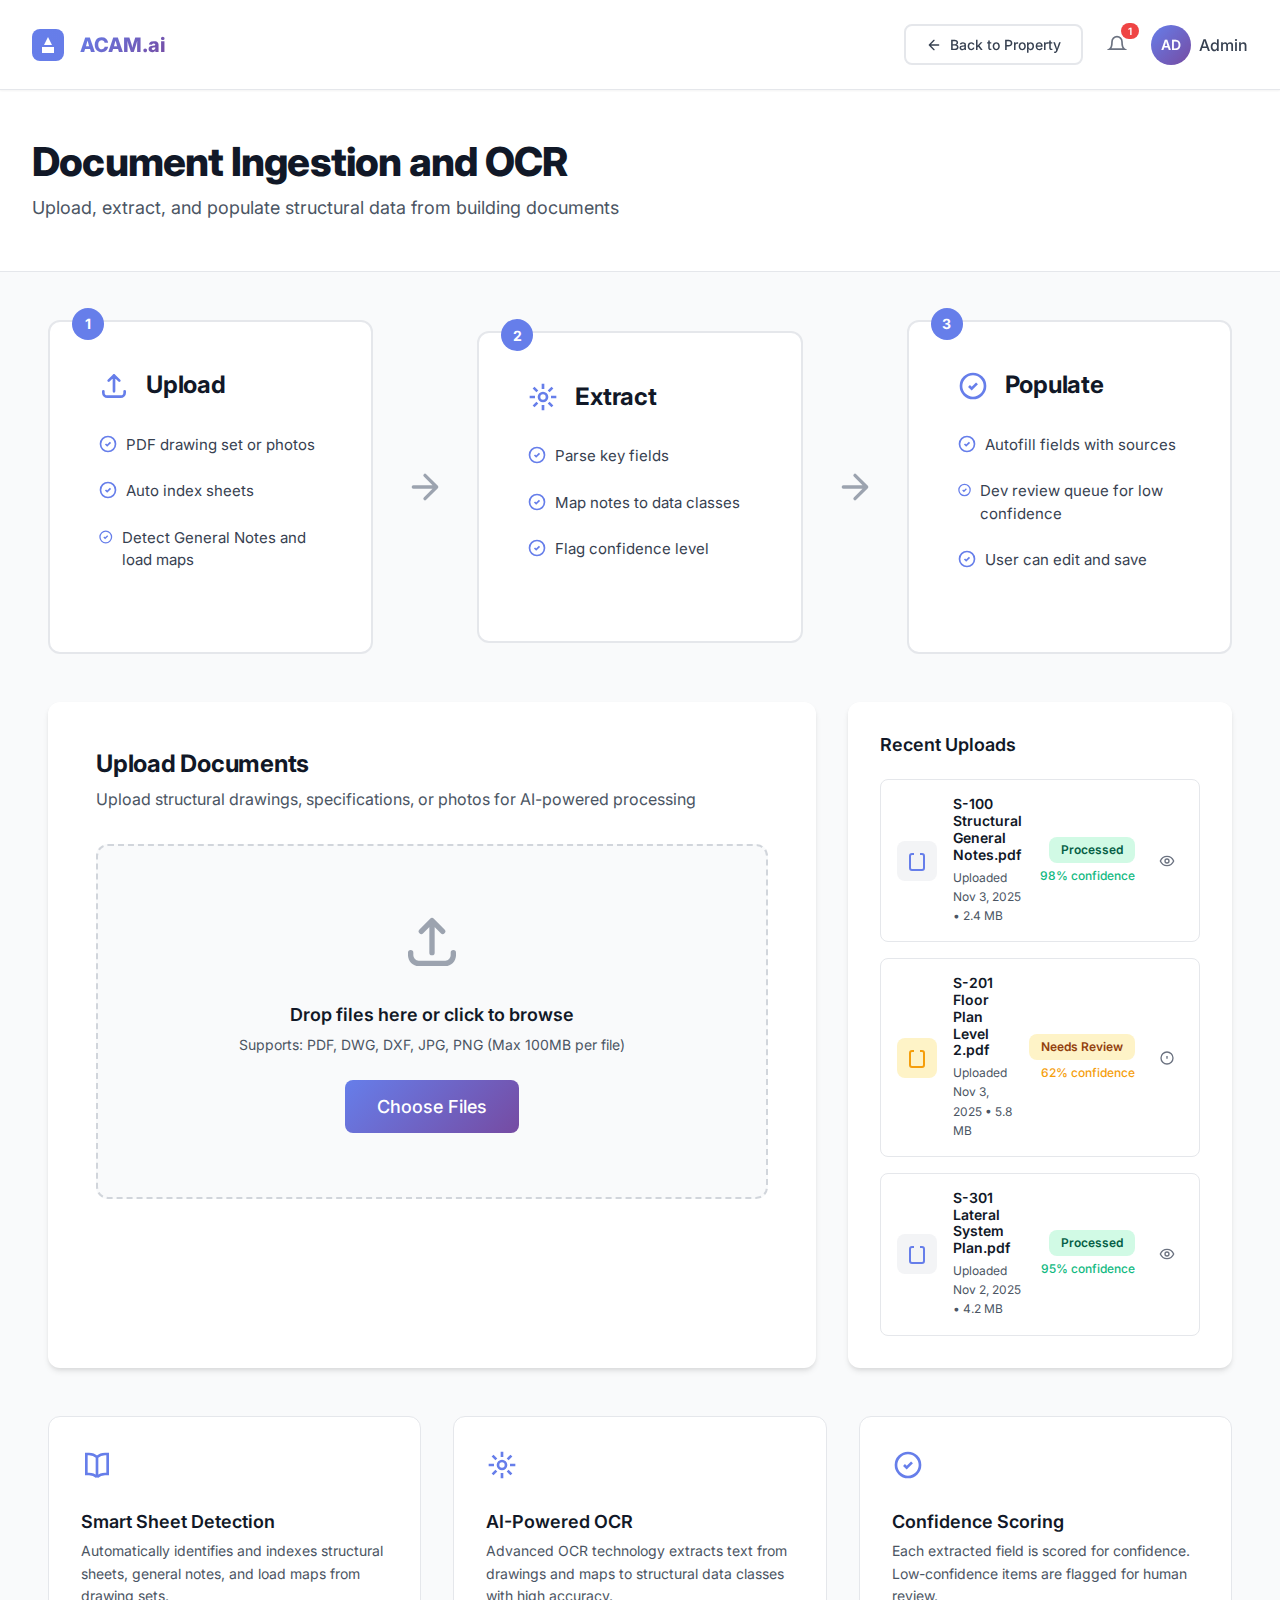
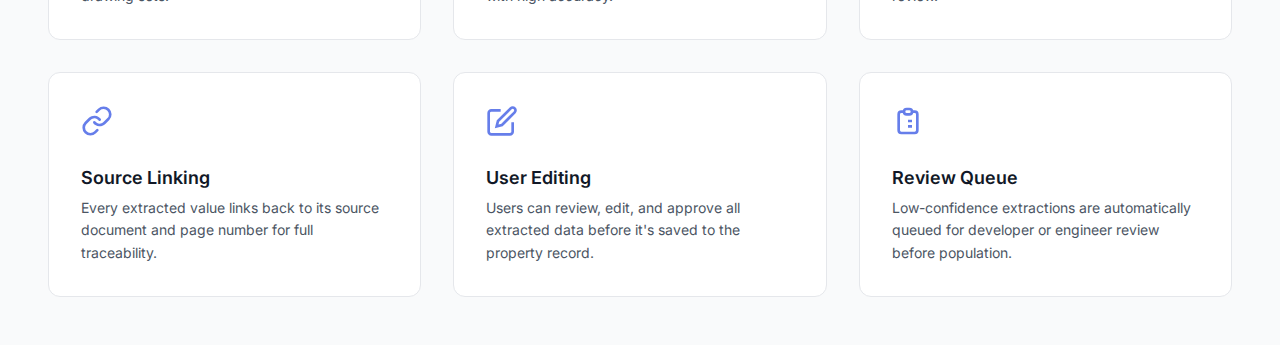
<file: documents.html>
<!DOCTYPE html>
<html lang="en">
<head>
    <meta charset="UTF-8">
    <meta name="viewport" content="width=device-width, initial-scale=1.0">
    <title>Document Ingestion - ACAM.ai</title>
    <link rel="stylesheet" href="styles.css">
    <link rel="preconnect" href="https://fonts.googleapis.com">
    <link rel="preconnect" href="https://fonts.gstatic.com" crossorigin>
    <link href="https://fonts.googleapis.com/css2?family=Inter:wght@300;400;500;600;700;800&display=swap" rel="stylesheet">
</head>
<body class="documents-body">
    <!-- Header -->
    <header class="app-header">
        <div class="header-container">
            <a href="index.html" class="logo" style="text-decoration: none; cursor: pointer;">
                <svg width="32" height="32" viewBox="0 0 32 32" fill="none" xmlns="http://www.w3.org/2000/svg">
                    <rect width="32" height="32" rx="8" fill="url(#gradient)"/>
                    <path d="M16 8L20 16H12L16 8Z" fill="white"/>
                    <rect x="10" y="18" width="12" height="6" fill="white"/>
                    <defs>
                        <linearGradient id="gradient" x1="0" y1="0" x2="32" y2="32">
                            <stop offset="0%" stop-color="#667eea"/>
                            <stop offset="100%" stop-color="#764ba2"/>
                        </linearGradient>
                    </defs>
                </svg>
                <span class="logo-text">ACAM.ai</span>
            </a>
            <div class="header-actions">
                <button class="btn-secondary" onclick="window.location='property.html'">
                    <svg width="16" height="16" viewBox="0 0 24 24" fill="none">
                        <path d="M19 12H5M5 12L12 19M5 12L12 5" stroke="currentColor" stroke-width="2" stroke-linecap="round"/>
                    </svg>
                    Back to Property
                </button>
                <button class="btn-icon" title="Notifications">
                    <svg width="20" height="20" viewBox="0 0 24 24" fill="none">
                        <path d="M18 8C18 6.4087 17.3679 4.88258 16.2426 3.75736C15.1174 2.63214 13.5913 2 12 2C10.4087 2 8.88258 2.63214 7.75736 3.75736C6.63214 4.88258 6 6.4087 6 8C6 15 3 17 3 17H21C21 17 18 15 18 8Z" stroke="currentColor" stroke-width="2"/>
                    </svg>
                    <span class="notification-badge">1</span>
                </button>
                <div class="user-menu">
                    <div class="user-avatar">AD</div>
                    <span class="user-name">Admin</span>
                </div>
            </div>
        </div>
    </header>

    <!-- Page Header -->
    <div class="page-header">
        <div class="page-header-container">
            <h1>Document Ingestion and OCR</h1>
            <p class="page-subtitle">Upload, extract, and populate structural data from building documents</p>
        </div>
    </div>

    <!-- Main Content -->
    <main class="documents-main">
        <div class="documents-container">
            <!-- Workflow Steps -->
            <div class="workflow-steps">
                <!-- Step 1: Upload -->
                <div class="workflow-step">
                    <div class="step-number">1</div>
                    <div class="step-card">
                        <div class="step-header">
                            <svg width="32" height="32" viewBox="0 0 24 24" fill="none">
                                <path d="M4 16V17C4 18.6569 5.34315 20 7 20H17C18.6569 20 20 18.6569 20 17V16M16 8L12 4M12 4L8 8M12 4V16" stroke="#667eea" stroke-width="2" stroke-linecap="round"/>
                            </svg>
                            <h2>Upload</h2>
                        </div>
                        <div class="step-content">
                            <ul class="feature-list">
                                <li>
                                    <svg width="20" height="20" viewBox="0 0 24 24" fill="none">
                                        <path d="M9 12L11 14L15 10M21 12C21 16.9706 16.9706 21 12 21C7.02944 21 3 16.9706 3 12C3 7.02944 7.02944 3 12 3C16.9706 3 21 7.02944 21 12Z" stroke="#667eea" stroke-width="2"/>
                                    </svg>
                                    <span>PDF drawing set or photos</span>
                                </li>
                                <li>
                                    <svg width="20" height="20" viewBox="0 0 24 24" fill="none">
                                        <path d="M9 12L11 14L15 10M21 12C21 16.9706 16.9706 21 12 21C7.02944 21 3 16.9706 3 12C3 7.02944 7.02944 3 12 3C16.9706 3 21 7.02944 21 12Z" stroke="#667eea" stroke-width="2"/>
                                    </svg>
                                    <span>Auto index sheets</span>
                                </li>
                                <li>
                                    <svg width="20" height="20" viewBox="0 0 24 24" fill="none">
                                        <path d="M9 12L11 14L15 10M21 12C21 16.9706 16.9706 21 12 21C7.02944 21 3 16.9706 3 12C3 7.02944 7.02944 3 12 3C16.9706 3 21 7.02944 21 12Z" stroke="#667eea" stroke-width="2"/>
                                    </svg>
                                    <span>Detect General Notes and load maps</span>
                                </li>
                            </ul>
                        </div>
                    </div>
                </div>

                <!-- Arrow -->
                <div class="workflow-arrow">
                    <svg width="40" height="40" viewBox="0 0 24 24" fill="none">
                        <path d="M5 12H19M19 12L12 5M19 12L12 19" stroke="#9ca3af" stroke-width="2" stroke-linecap="round"/>
                    </svg>
                </div>

                <!-- Step 2: Extract -->
                <div class="workflow-step">
                    <div class="step-number">2</div>
                    <div class="step-card">
                        <div class="step-header">
                            <svg width="32" height="32" viewBox="0 0 24 24" fill="none">
                                <circle cx="12" cy="12" r="3" stroke="#667eea" stroke-width="2"/>
                                <path d="M12 2V6M12 18V22M22 12H18M6 12H2M19.07 4.93L16.24 7.76M7.76 16.24L4.93 19.07M19.07 19.07L16.24 16.24M7.76 7.76L4.93 4.93" stroke="#667eea" stroke-width="2"/>
                            </svg>
                            <h2>Extract</h2>
                        </div>
                        <div class="step-content">
                            <ul class="feature-list">
                                <li>
                                    <svg width="20" height="20" viewBox="0 0 24 24" fill="none">
                                        <path d="M9 12L11 14L15 10M21 12C21 16.9706 16.9706 21 12 21C7.02944 21 3 16.9706 3 12C3 7.02944 7.02944 3 12 3C16.9706 3 21 7.02944 21 12Z" stroke="#667eea" stroke-width="2"/>
                                    </svg>
                                    <span>Parse key fields</span>
                                </li>
                                <li>
                                    <svg width="20" height="20" viewBox="0 0 24 24" fill="none">
                                        <path d="M9 12L11 14L15 10M21 12C21 16.9706 16.9706 21 12 21C7.02944 21 3 16.9706 3 12C3 7.02944 7.02944 3 12 3C16.9706 3 21 7.02944 21 12Z" stroke="#667eea" stroke-width="2"/>
                                    </svg>
                                    <span>Map notes to data classes</span>
                                </li>
                                <li>
                                    <svg width="20" height="20" viewBox="0 0 24 24" fill="none">
                                        <path d="M9 12L11 14L15 10M21 12C21 16.9706 16.9706 21 12 21C7.02944 21 3 16.9706 3 12C3 7.02944 7.02944 3 12 3C16.9706 3 21 7.02944 21 12Z" stroke="#667eea" stroke-width="2"/>
                                    </svg>
                                    <span>Flag confidence level</span>
                                </li>
                            </ul>
                        </div>
                    </div>
                </div>

                <!-- Arrow -->
                <div class="workflow-arrow">
                    <svg width="40" height="40" viewBox="0 0 24 24" fill="none">
                        <path d="M5 12H19M19 12L12 5M19 12L12 19" stroke="#9ca3af" stroke-width="2" stroke-linecap="round"/>
                    </svg>
                </div>

                <!-- Step 3: Populate -->
                <div class="workflow-step">
                    <div class="step-number">3</div>
                    <div class="step-card">
                        <div class="step-header">
                            <svg width="32" height="32" viewBox="0 0 24 24" fill="none">
                                <path d="M9 12L11 14L15 10M21 12C21 16.9706 16.9706 21 12 21C7.02944 21 3 16.9706 3 12C3 7.02944 7.02944 3 12 3C16.9706 3 21 7.02944 21 12Z" stroke="#667eea" stroke-width="2"/>
                            </svg>
                            <h2>Populate</h2>
                        </div>
                        <div class="step-content">
                            <ul class="feature-list">
                                <li>
                                    <svg width="20" height="20" viewBox="0 0 24 24" fill="none">
                                        <path d="M9 12L11 14L15 10M21 12C21 16.9706 16.9706 21 12 21C7.02944 21 3 16.9706 3 12C3 7.02944 7.02944 3 12 3C16.9706 3 21 7.02944 21 12Z" stroke="#667eea" stroke-width="2"/>
                                    </svg>
                                    <span>Autofill fields with sources</span>
                                </li>
                                <li>
                                    <svg width="20" height="20" viewBox="0 0 24 24" fill="none">
                                        <path d="M9 12L11 14L15 10M21 12C21 16.9706 16.9706 21 12 21C7.02944 21 3 16.9706 3 12C3 7.02944 7.02944 3 12 3C16.9706 3 21 7.02944 21 12Z" stroke="#667eea" stroke-width="2"/>
                                    </svg>
                                    <span>Dev review queue for low confidence</span>
                                </li>
                                <li>
                                    <svg width="20" height="20" viewBox="0 0 24 24" fill="none">
                                        <path d="M9 12L11 14L15 10M21 12C21 16.9706 16.9706 21 12 21C7.02944 21 3 16.9706 3 12C3 7.02944 7.02944 3 12 3C16.9706 3 21 7.02944 21 12Z" stroke="#667eea" stroke-width="2"/>
                                    </svg>
                                    <span>User can edit and save</span>
                                </li>
                            </ul>
                        </div>
                    </div>
                </div>
            </div>

            <!-- Upload Section -->
            <div class="upload-section">
                <div class="upload-card">
                    <h2>Upload Documents</h2>
                    <p class="upload-description">Upload structural drawings, specifications, or photos for AI-powered processing</p>
                    
                    <div class="upload-zone" id="uploadZone">
                        <svg width="64" height="64" viewBox="0 0 24 24" fill="none">
                            <path d="M4 16V17C4 18.6569 5.34315 20 7 20H17C18.6569 20 20 18.6569 20 17V16M16 8L12 4M12 4L8 8M12 4V16" stroke="#9ca3af" stroke-width="2" stroke-linecap="round"/>
                        </svg>
                        <h3>Drop files here or click to browse</h3>
                        <p>Supports: PDF, DWG, DXF, JPG, PNG (Max 100MB per file)</p>
                        <button class="btn-primary btn-large" onclick="document.getElementById('fileInput').click()">
                            Choose Files
                        </button>
                        <input type="file" id="fileInput" multiple accept=".pdf,.dwg,.dxf,.jpg,.jpeg,.png" style="display: none;">
                    </div>

                    <!-- Processing Status -->
                    <div class="processing-status" id="processingStatus" style="display: none;">
                        <div class="status-header">
                            <h3>Processing Documents</h3>
                            <span class="badge info">In Progress</span>
                        </div>
                        <div class="progress-bar-container">
                            <div class="progress-bar-fill" id="progressBar" style="width: 0%;"></div>
                        </div>
                        <p class="status-text" id="statusText">Analyzing documents...</p>
                    </div>
                </div>

                <!-- Recent Uploads -->
                <div class="recent-uploads">
                    <h3>Recent Uploads</h3>
                    <div class="uploads-list">
                        <div class="upload-item">
                            <div class="upload-icon">
                                <svg width="24" height="24" viewBox="0 0 24 24" fill="none">
                                    <path d="M9 5H7C5.89543 5 5 5.89543 5 7V19C5 20.1046 5.89543 21 7 21H17C18.1046 21 19 20.1046 19 19V7C19 5.89543 18.1046 5 17 5H15" stroke="currentColor" stroke-width="2"/>
                                </svg>
                            </div>
                            <div class="upload-info">
                                <h4>S-100 Structural General Notes.pdf</h4>
                                <p>Uploaded Nov 3, 2025 • 2.4 MB</p>
                            </div>
                            <div class="upload-status">
                                <span class="badge success">Processed</span>
                                <span class="confidence-score">98% confidence</span>
                            </div>
                            <button class="btn-icon" title="View results">
                                <svg width="16" height="16" viewBox="0 0 24 24" fill="none">
                                    <path d="M15 12C15 13.6569 13.6569 15 12 15C10.3431 15 9 13.6569 9 12C9 10.3431 10.3431 9 12 9C13.6569 9 15 10.3431 15 12Z" stroke="currentColor" stroke-width="2"/>
                                    <path d="M2 12C2 12 5 5 12 5C19 5 22 12 22 12C22 12 19 19 12 19C5 19 2 12 2 12Z" stroke="currentColor" stroke-width="2"/>
                                </svg>
                            </button>
                        </div>

                        <div class="upload-item">
                            <div class="upload-icon warning">
                                <svg width="24" height="24" viewBox="0 0 24 24" fill="none">
                                    <path d="M9 5H7C5.89543 5 5 5.89543 5 7V19C5 20.1046 5.89543 21 7 21H17C18.1046 21 19 20.1046 19 19V7C19 5.89543 18.1046 5 17 5H15" stroke="currentColor" stroke-width="2"/>
                                </svg>
                            </div>
                            <div class="upload-info">
                                <h4>S-201 Floor Plan Level 2.pdf</h4>
                                <p>Uploaded Nov 3, 2025 • 5.8 MB</p>
                            </div>
                            <div class="upload-status">
                                <span class="badge warning">Needs Review</span>
                                <span class="confidence-score warning">62% confidence</span>
                            </div>
                            <button class="btn-icon" title="Review">
                                <svg width="16" height="16" viewBox="0 0 24 24" fill="none">
                                    <path d="M12 9V13M12 17H12.01M21 12C21 16.9706 16.9706 21 12 21C7.02944 21 3 16.9706 3 12C3 7.02944 7.02944 3 12 3C16.9706 3 21 7.02944 21 12Z" stroke="currentColor" stroke-width="2"/>
                                </svg>
                            </button>
                        </div>

                        <div class="upload-item">
                            <div class="upload-icon">
                                <svg width="24" height="24" viewBox="0 0 24 24" fill="none">
                                    <path d="M9 5H7C5.89543 5 5 5.89543 5 7V19C5 20.1046 5.89543 21 7 21H17C18.1046 21 19 20.1046 19 19V7C19 5.89543 18.1046 5 17 5H15" stroke="currentColor" stroke-width="2"/>
                                </svg>
                            </div>
                            <div class="upload-info">
                                <h4>S-301 Lateral System Plan.pdf</h4>
                                <p>Uploaded Nov 2, 2025 • 4.2 MB</p>
                            </div>
                            <div class="upload-status">
                                <span class="badge success">Processed</span>
                                <span class="confidence-score">95% confidence</span>
                            </div>
                            <button class="btn-icon" title="View results">
                                <svg width="16" height="16" viewBox="0 0 24 24" fill="none">
                                    <path d="M15 12C15 13.6569 13.6569 15 12 15C10.3431 15 9 13.6569 9 12C9 10.3431 10.3431 9 12 9C13.6569 9 15 10.3431 15 12Z" stroke="currentColor" stroke-width="2"/>
                                    <path d="M2 12C2 12 5 5 12 5C19 5 22 12 22 12C22 12 19 19 12 19C5 19 2 12 2 12Z" stroke="currentColor" stroke-width="2"/>
                                </svg>
                            </button>
                        </div>
                    </div>
                </div>
            </div>

            <!-- Features Grid -->
            <div class="features-grid">
                <div class="feature-card">
                    <div class="feature-icon">
                        <svg width="32" height="32" viewBox="0 0 24 24" fill="none">
                            <path d="M12 6.042C10.3516 4.56336 8.2144 3.74694 6 3.75H4V18.75H6C8.2144 18.7531 10.3516 19.5695 12 21.048M12 6.042V21.048M12 6.042C13.6484 4.56336 15.7856 3.74694 18 3.75H20V18.75H18C15.7856 18.7531 13.6484 19.5695 12 21.048" stroke="#667eea" stroke-width="2"/>
                        </svg>
                    </div>
                    <h4>Smart Sheet Detection</h4>
                    <p>Automatically identifies and indexes structural sheets, general notes, and load maps from drawing sets.</p>
                </div>

                <div class="feature-card">
                    <div class="feature-icon">
                        <svg width="32" height="32" viewBox="0 0 24 24" fill="none">
                            <circle cx="12" cy="12" r="3" stroke="#667eea" stroke-width="2"/>
                            <path d="M12 2V6M12 18V22M22 12H18M6 12H2M19.07 4.93L16.24 7.76M7.76 16.24L4.93 19.07M19.07 19.07L16.24 16.24M7.76 7.76L4.93 4.93" stroke="#667eea" stroke-width="2"/>
                        </svg>
                    </div>
                    <h4>AI-Powered OCR</h4>
                    <p>Advanced OCR technology extracts text from drawings and maps to structural data classes with high accuracy.</p>
                </div>

                <div class="feature-card">
                    <div class="feature-icon">
                        <svg width="32" height="32" viewBox="0 0 24 24" fill="none">
                            <path d="M9 12L11 14L15 10M21 12C21 16.9706 16.9706 21 12 21C7.02944 21 3 16.9706 3 12C3 7.02944 7.02944 3 12 3C16.9706 3 21 7.02944 21 12Z" stroke="#667eea" stroke-width="2"/>
                        </svg>
                    </div>
                    <h4>Confidence Scoring</h4>
                    <p>Each extracted field is scored for confidence. Low-confidence items are flagged for human review.</p>
                </div>

                <div class="feature-card">
                    <div class="feature-icon">
                        <svg width="32" height="32" viewBox="0 0 24 24" fill="none">
                            <path d="M10 13C10.4295 13.5741 10.9774 14.0492 11.6066 14.3929C12.2357 14.7367 12.9315 14.9411 13.6467 14.9923C14.3618 15.0435 15.0796 14.9404 15.7513 14.6898C16.4231 14.4392 17.0331 14.0471 17.54 13.54L20.54 10.54C21.4508 9.59698 21.9548 8.33397 21.9434 7.02299C21.932 5.71201 21.4061 4.45794 20.4791 3.53087C19.5521 2.6038 18.298 2.07788 16.987 2.06649C15.676 2.05511 14.413 2.55915 13.47 3.47L11.75 5.18" stroke="#667eea" stroke-width="2" stroke-linecap="round"/>
                            <path d="M14 11C13.5705 10.4259 13.0226 9.95084 12.3934 9.60707C11.7643 9.26331 11.0685 9.05888 10.3533 9.00768C9.63819 8.95647 8.92037 9.05961 8.24861 9.31018C7.57685 9.56077 6.96689 9.95285 6.46 10.46L3.46 13.46C2.54915 14.403 2.04512 15.666 2.05651 16.977C2.06789 18.288 2.59382 19.5421 3.52089 20.4691C4.44796 21.3962 5.70203 21.9221 7.01301 21.9335C8.32399 21.9449 9.58701 21.4409 10.53 20.53L12.24 18.82" stroke="#667eea" stroke-width="2" stroke-linecap="round"/>
                        </svg>
                    </div>
                    <h4>Source Linking</h4>
                    <p>Every extracted value links back to its source document and page number for full traceability.</p>
                </div>

                <div class="feature-card">
                    <div class="feature-icon">
                        <svg width="32" height="32" viewBox="0 0 24 24" fill="none">
                            <path d="M11 4H4C3.46957 4 2.96086 4.21071 2.58579 4.58579C2.21071 4.96086 2 5.46957 2 6V20C2 20.5304 2.21071 21.0391 2.58579 21.4142C2.96086 21.7893 3.46957 22 4 22H18C18.5304 22 19.0391 21.7893 19.4142 21.4142C19.7893 21.0391 20 20.5304 20 20V13M18.5 2.5C18.8978 2.1022 19.4374 1.87868 20 1.87868C20.5626 1.87868 21.1022 2.1022 21.5 2.5C21.8978 2.8978 22.1213 3.43739 22.1213 4C22.1213 4.56261 21.8978 5.1022 21.5 5.5L12 15L8 16L9 12L18.5 2.5Z" stroke="#667eea" stroke-width="2"/>
                        </svg>
                    </div>
                    <h4>User Editing</h4>
                    <p>Users can review, edit, and approve all extracted data before it's saved to the property record.</p>
                </div>

                <div class="feature-card">
                    <div class="feature-icon">
                        <svg width="32" height="32" viewBox="0 0 24 24" fill="none">
                            <path d="M9 5H7C5.89543 5 5 5.89543 5 7V19C5 20.1046 5.89543 21 7 21H17C18.1046 21 19 20.1046 19 19V7C19 5.89543 18.1046 5 17 5H15M9 5C9 6.10457 9.89543 7 11 7H13C14.1046 7 15 6.10457 15 5M9 5C9 3.89543 9.89543 3 11 3H13C14.1046 3 15 3.89543 15 5M12 12H15M12 16H15M9 12H9.01M9 16H9.01" stroke="#667eea" stroke-width="2"/>
                        </svg>
                    </div>
                    <h4>Review Queue</h4>
                    <p>Low-confidence extractions are automatically queued for developer or engineer review before population.</p>
                </div>
            </div>
        </div>
    </main>

    <script src="app.js"></script>
    <script>
        // File upload handling
        const uploadZone = document.getElementById('uploadZone');
        const fileInput = document.getElementById('fileInput');
        const processingStatus = document.getElementById('processingStatus');
        const progressBar = document.getElementById('progressBar');
        const statusText = document.getElementById('statusText');

        // Drag and drop
        uploadZone.addEventListener('dragover', (e) => {
            e.preventDefault();
            uploadZone.style.borderColor = '#667eea';
            uploadZone.style.background = 'rgba(102, 126, 234, 0.05)';
        });

        uploadZone.addEventListener('dragleave', (e) => {
            e.preventDefault();
            uploadZone.style.borderColor = '#d1d5db';
            uploadZone.style.background = 'var(--gray-50)';
        });

        uploadZone.addEventListener('drop', (e) => {
            e.preventDefault();
            uploadZone.style.borderColor = '#d1d5db';
            uploadZone.style.background = 'var(--gray-50)';
            const files = e.dataTransfer.files;
            handleFiles(files);
        });

        fileInput.addEventListener('change', (e) => {
            handleFiles(e.target.files);
        });

        function handleFiles(files) {
            if (files.length > 0) {
                uploadZone.style.display = 'none';
                processingStatus.style.display = 'block';
                simulateProcessing();
            }
        }

        function simulateProcessing() {
            let progress = 0;
            const interval = setInterval(() => {
                progress += Math.random() * 15;
                if (progress >= 100) {
                    progress = 100;
                    progressBar.style.width = '100%';
                    statusText.textContent = 'Processing complete! Data extracted successfully.';
                    clearInterval(interval);
                    setTimeout(() => {
                        processingStatus.querySelector('.badge').textContent = 'Complete';
                        processingStatus.querySelector('.badge').classList.remove('info');
                        processingStatus.querySelector('.badge').classList.add('success');
                    }, 500);
                } else {
                    progressBar.style.width = progress + '%';
                    const stages = [
                        'Uploading files...',
                        'Analyzing document structure...',
                        'Running OCR on sheets...',
                        'Extracting key fields...',
                        'Mapping to data classes...',
                        'Calculating confidence scores...'
                    ];
                    statusText.textContent = stages[Math.floor(progress / 20)];
                }
            }, 500);
        }
    </script>
</body>
</html>
</file>
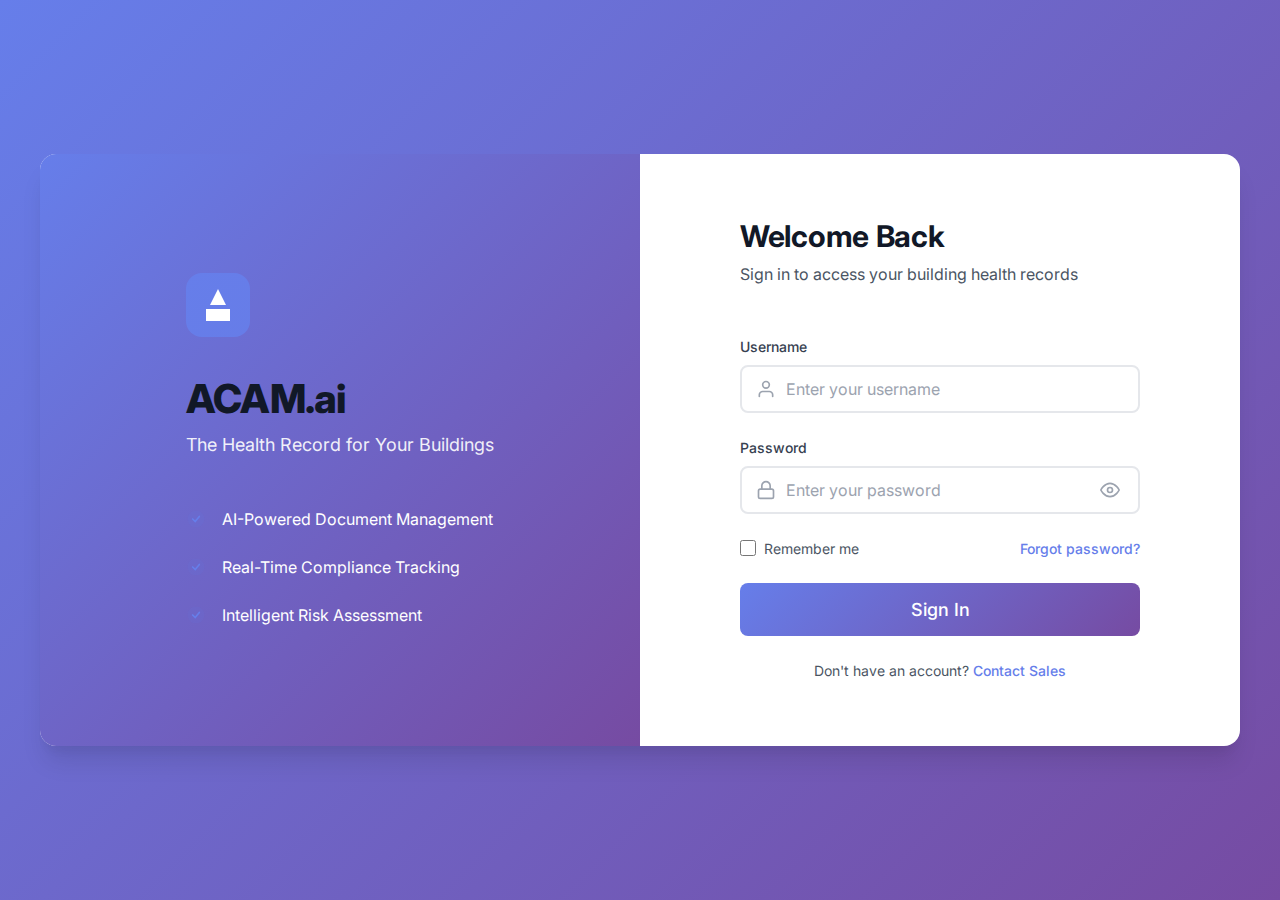
<file: login.html>
<!DOCTYPE html>
<html lang="en">
<head>
    <meta charset="UTF-8">
    <meta name="viewport" content="width=device-width, initial-scale=1.0">
    <title>Login - ACAM.ai</title>
    <link rel="stylesheet" href="styles.css">
    <link rel="preconnect" href="https://fonts.googleapis.com">
    <link rel="preconnect" href="https://fonts.gstatic.com" crossorigin>
    <link href="https://fonts.googleapis.com/css2?family=Inter:wght@300;400;500;600;700;800&display=swap" rel="stylesheet">
</head>
<body class="login-body">
    <div class="login-container">
        <!-- Left Side - Branding -->
        <div class="login-brand">
            <div class="brand-content">
                <div class="logo-large">
                    <svg width="64" height="64" viewBox="0 0 32 32" fill="none" xmlns="http://www.w3.org/2000/svg">
                        <rect width="32" height="32" rx="8" fill="url(#gradient)"/>
                        <path d="M16 8L20 16H12L16 8Z" fill="white"/>
                        <rect x="10" y="18" width="12" height="6" fill="white"/>
                        <defs>
                            <linearGradient id="gradient" x1="0" y1="0" x2="32" y2="32">
                                <stop offset="0%" stop-color="#667eea"/>
                                <stop offset="100%" stop-color="#764ba2"/>
                            </linearGradient>
                        </defs>
                    </svg>
                </div>
                <h1>ACAM.ai</h1>
                <p class="tagline">The Health Record for Your Buildings</p>
                <div class="features-list">
                    <div class="feature-item">
                        <svg width="20" height="20" viewBox="0 0 24 24" fill="none">
                            <circle cx="12" cy="12" r="10" fill="#667eea" opacity="0.1"/>
                            <path d="M8 12L11 15L16 9" stroke="#667eea" stroke-width="2" stroke-linecap="round"/>
                        </svg>
                        <span>AI-Powered Document Management</span>
                    </div>
                    <div class="feature-item">
                        <svg width="20" height="20" viewBox="0 0 24 24" fill="none">
                            <circle cx="12" cy="12" r="10" fill="#667eea" opacity="0.1"/>
                            <path d="M8 12L11 15L16 9" stroke="#667eea" stroke-width="2" stroke-linecap="round"/>
                        </svg>
                        <span>Real-Time Compliance Tracking</span>
                    </div>
                    <div class="feature-item">
                        <svg width="20" height="20" viewBox="0 0 24 24" fill="none">
                            <circle cx="12" cy="12" r="10" fill="#667eea" opacity="0.1"/>
                            <path d="M8 12L11 15L16 9" stroke="#667eea" stroke-width="2" stroke-linecap="round"/>
                        </svg>
                        <span>Intelligent Risk Assessment</span>
                    </div>
                </div>
            </div>
        </div>

        <!-- Right Side - Login Form -->
        <div class="login-form-container">
            <div class="login-form-wrapper">
                <div class="form-header">
                    <h2>Welcome Back</h2>
                    <p>Sign in to access your building health records</p>
                </div>

                <form id="loginForm" class="login-form">
                    <div class="form-group">
                        <label for="username">Username</label>
                        <div class="input-wrapper">
                            <svg class="input-icon" width="20" height="20" viewBox="0 0 24 24" fill="none">
                                <path d="M20 21V19C20 17.9391 19.5786 16.9217 18.8284 16.1716C18.0783 15.4214 17.0609 15 16 15H8C6.93913 15 5.92172 15.4214 5.17157 16.1716C4.42143 16.9217 4 17.9391 4 19V21M16 7C16 9.20914 14.2091 11 12 11C9.79086 11 8 9.20914 8 7C8 4.79086 9.79086 3 12 3C14.2091 3 16 4.79086 16 7Z" stroke="currentColor" stroke-width="2" stroke-linecap="round" stroke-linejoin="round"/>
                            </svg>
                            <input type="text" id="username" name="username" placeholder="Enter your username" required autocomplete="username">
                        </div>
                    </div>

                    <div class="form-group">
                        <label for="password">Password</label>
                        <div class="input-wrapper">
                            <svg class="input-icon" width="20" height="20" viewBox="0 0 24 24" fill="none">
                                <rect x="3" y="11" width="18" height="11" rx="2" ry="2" stroke="currentColor" stroke-width="2"/>
                                <path d="M7 11V7C7 5.67392 7.52678 4.40215 8.46447 3.46447C9.40215 2.52678 10.6739 2 12 2C13.3261 2 14.5979 2.52678 15.5355 3.46447C16.4732 4.40215 17 5.67392 17 7V11" stroke="currentColor" stroke-width="2" stroke-linecap="round" stroke-linejoin="round"/>
                            </svg>
                            <input type="password" id="password" name="password" placeholder="Enter your password" required autocomplete="current-password">
                            <button type="button" class="password-toggle" aria-label="Toggle password visibility">
                                <svg class="eye-icon" width="20" height="20" viewBox="0 0 24 24" fill="none">
                                    <path d="M1 12C1 12 5 4 12 4C19 4 23 12 23 12C23 12 19 20 12 20C5 20 1 12 1 12Z" stroke="currentColor" stroke-width="2" stroke-linecap="round" stroke-linejoin="round"/>
                                    <circle cx="12" cy="12" r="3" stroke="currentColor" stroke-width="2"/>
                                </svg>
                            </button>
                        </div>
                    </div>

                    <div class="form-options">
                        <label class="checkbox-label">
                            <input type="checkbox" name="remember">
                            <span>Remember me</span>
                        </label>
                        <a href="#" class="forgot-password">Forgot password?</a>
                    </div>

                    <button type="submit" class="btn-primary btn-large btn-block">
                        Sign In
                    </button>
                </form>

                <div class="form-footer">
                    <p>Don't have an account? <a href="#">Contact Sales</a></p>
                </div>
            </div>
        </div>
    </div>

    <script src="app.js"></script>
</body>
</html>
</file>
<file: styles.css>
/* ============================================
   ACAM.ai - Building Health Records Platform
   Modern Design System & Component Library
   ============================================ */

/* ========== CSS Variables ========== */
:root {
    /* Colors */
    --primary: #667eea;
    --primary-dark: #5568d3;
    --primary-light: #8b9cef;
    --secondary: #764ba2;
    --success: #10b981;
    --warning: #f59e0b;
    --danger: #ef4444;
    --info: #3b82f6;
    
    /* Neutrals */
    --gray-50: #f9fafb;
    --gray-100: #f3f4f6;
    --gray-200: #e5e7eb;
    --gray-300: #d1d5db;
    --gray-400: #9ca3af;
    --gray-500: #6b7280;
    --gray-600: #4b5563;
    --gray-700: #374151;
    --gray-800: #1f2937;
    --gray-900: #111827;
    
    /* Spacing */
    --spacing-xxs: 0.125rem;
    --spacing-xs: 0.25rem;
    --spacing-sm: 0.5rem;
    --spacing-md: 1rem;
    --spacing-lg: 1.5rem;
    --spacing-xl: 2rem;
    --spacing-2xl: 3rem;
    --spacing-3xl: 4rem;
    
    /* Border Radius */
    --radius-sm: 0.375rem;
    --radius-md: 0.5rem;
    --radius-lg: 0.75rem;
    --radius-xl: 1rem;
    
    /* Shadows */
    --shadow-sm: 0 1px 2px 0 rgba(0, 0, 0, 0.05);
    --shadow-md: 0 4px 6px -1px rgba(0, 0, 0, 0.1), 0 2px 4px -1px rgba(0, 0, 0, 0.06);
    --shadow-lg: 0 10px 15px -3px rgba(0, 0, 0, 0.1), 0 4px 6px -2px rgba(0, 0, 0, 0.05);
    --shadow-xl: 0 20px 25px -5px rgba(0, 0, 0, 0.1), 0 10px 10px -5px rgba(0, 0, 0, 0.04);
    
    /* Typography */
    --font-family: 'Inter', -apple-system, BlinkMacSystemFont, 'Segoe UI', Roboto, sans-serif;
    
    /* Transitions */
    --transition: all 0.2s ease;
}

/* ========== Reset & Base Styles ========== */
* {
    margin: 0;
    padding: 0;
    box-sizing: border-box;
}

html {
    font-size: 16px;
    scroll-behavior: smooth;
}

body {
    font-family: var(--font-family);
    line-height: 1.5;
    color: var(--gray-800);
    background: var(--gray-50);
    -webkit-font-smoothing: antialiased;
    -moz-osx-font-smoothing: grayscale;
}

/* Typography Hierarchy */
h1, h2, h3, h4, h5, h6 {
    font-weight: 600;
    line-height: 1.2;
    color: var(--gray-900);
    margin: 0;
}

h1 {
    font-size: 2.25rem;
    font-weight: 700;
    letter-spacing: -0.02em;
}

h2 {
    font-size: 1.875rem;
    font-weight: 700;
    letter-spacing: -0.01em;
}

h3 {
    font-size: 1.5rem;
    font-weight: 600;
}

h4 {
    font-size: 1.25rem;
    font-weight: 600;
}

h5 {
    font-size: 1.125rem;
    font-weight: 600;
}

h6 {
    font-size: 1rem;
    font-weight: 600;
}

p {
    margin: 0;
    line-height: 1.6;
}

a {
    color: var(--primary);
    text-decoration: none;
    transition: var(--transition);
}

a:hover {
    color: var(--primary-dark);
}

a:focus {
    outline: 2px solid var(--primary);
    outline-offset: 2px;
    border-radius: 2px;
}

/* ========== Login Page ========== */
.login-body {
    background: linear-gradient(135deg, #667eea 0%, #764ba2 100%);
    min-height: 100vh;
    display: flex;
    align-items: center;
    justify-content: center;
    padding: var(--spacing-lg);
}

.login-container {
    display: grid;
    grid-template-columns: 1fr 1fr;
    max-width: 1200px;
    width: 100%;
    background: white;
    border-radius: var(--radius-xl);
    box-shadow: var(--shadow-xl);
    overflow: hidden;
}

.login-brand {
    background: linear-gradient(135deg, #667eea 0%, #764ba2 100%);
    color: white;
    padding: var(--spacing-3xl);
    display: flex;
    align-items: center;
    justify-content: center;
}

.brand-content {
    max-width: 400px;
}

.logo-large {
    margin-bottom: var(--spacing-xl);
}

.login-brand h1 {
    font-size: 2.5rem;
    font-weight: 800;
    margin-bottom: var(--spacing-sm);
}

.tagline {
    font-size: 1.125rem;
    opacity: 0.9;
    margin-bottom: var(--spacing-2xl);
}

.features-list {
    display: flex;
    flex-direction: column;
    gap: var(--spacing-lg);
}

.feature-item {
    display: flex;
    align-items: center;
    gap: var(--spacing-md);
}

.login-form-container {
    padding: var(--spacing-3xl);
    display: flex;
    align-items: center;
    justify-content: center;
}

.login-form-wrapper {
    width: 100%;
    max-width: 400px;
}

.form-header {
    margin-bottom: var(--spacing-2xl);
}

.form-header h2 {
    font-size: 1.875rem;
    font-weight: 700;
    color: var(--gray-900);
    margin-bottom: var(--spacing-sm);
}

.form-header p {
    color: var(--gray-600);
}

.login-form {
    display: flex;
    flex-direction: column;
    gap: var(--spacing-lg);
}

.form-group {
    display: flex;
    flex-direction: column;
    gap: var(--spacing-sm);
}

.form-group label {
    font-weight: 500;
    color: var(--gray-700);
    font-size: 0.875rem;
}

.input-wrapper {
    position: relative;
}

.input-icon {
    position: absolute;
    left: var(--spacing-md);
    top: 50%;
    transform: translateY(-50%);
    color: var(--gray-400);
}

.input-wrapper input {
    width: 100%;
    padding: 0.75rem 1rem 0.75rem 2.75rem;
    border: 2px solid var(--gray-200);
    border-radius: var(--radius-md);
    font-size: 1rem;
    transition: var(--transition);
    font-family: var(--font-family);
    color: var(--gray-900);
}

.input-wrapper input:hover {
    border-color: var(--gray-300);
}

.input-wrapper input:focus {
    outline: none;
    border-color: var(--primary);
    box-shadow: 0 0 0 4px rgba(102, 126, 234, 0.15);
}

.input-wrapper input::placeholder {
    color: var(--gray-400);
}

.input-wrapper input:disabled {
    background: var(--gray-50);
    color: var(--gray-500);
    cursor: not-allowed;
}

.password-toggle {
    position: absolute;
    right: var(--spacing-md);
    top: 50%;
    transform: translateY(-50%);
    background: none;
    border: none;
    cursor: pointer;
    color: var(--gray-400);
    padding: var(--spacing-xs);
    display: flex;
    align-items: center;
}

.password-toggle:hover {
    color: var(--gray-600);
}

.form-options {
    display: flex;
    justify-content: space-between;
    align-items: center;
}

.checkbox-label {
    display: flex;
    align-items: center;
    gap: var(--spacing-sm);
    font-size: 0.875rem;
    color: var(--gray-600);
    cursor: pointer;
}

.checkbox-label input[type="checkbox"] {
    width: 1rem;
    height: 1rem;
    cursor: pointer;
}

.forgot-password {
    font-size: 0.875rem;
    color: var(--primary);
    text-decoration: none;
    font-weight: 500;
}

.forgot-password:hover {
    text-decoration: underline;
}

.form-divider {
    position: relative;
    text-align: center;
    margin: var(--spacing-lg) 0;
}

.form-divider::before {
    content: '';
    position: absolute;
    left: 0;
    top: 50%;
    width: 100%;
    height: 1px;
    background: var(--gray-200);
}

.form-divider span {
    position: relative;
    background: white;
    padding: 0 var(--spacing-md);
    font-size: 0.875rem;
    color: var(--gray-500);
}

.demo-credentials {
    background: var(--gray-50);
    padding: var(--spacing-lg);
    border-radius: var(--radius-md);
    font-size: 0.875rem;
    border-left: 4px solid var(--info);
}

.demo-credentials p {
    margin-bottom: var(--spacing-xs);
}

.demo-credentials strong {
    color: var(--gray-700);
}

.form-footer {
    margin-top: var(--spacing-lg);
    text-align: center;
    font-size: 0.875rem;
    color: var(--gray-600);
}

.form-footer a {
    color: var(--primary);
    text-decoration: none;
    font-weight: 500;
}

.form-footer a:hover {
    text-decoration: underline;
}

/* ========== Buttons ========== */
.btn-primary,
.btn-secondary,
.btn-text,
.btn-icon {
    font-family: var(--font-family);
    font-weight: 500;
    cursor: pointer;
    transition: var(--transition);
    border: none;
    display: inline-flex;
    align-items: center;
    justify-content: center;
    gap: var(--spacing-sm);
}

.btn-primary {
    background: linear-gradient(135deg, var(--primary) 0%, var(--secondary) 100%);
    color: white;
    padding: 0.75rem 1.5rem;
    border-radius: var(--radius-md);
    font-size: 1rem;
}

.btn-primary:hover {
    transform: translateY(-2px);
    box-shadow: var(--shadow-lg);
}

.btn-primary:focus {
    outline: 3px solid rgba(102, 126, 234, 0.3);
    outline-offset: 2px;
}

.btn-primary:active {
    transform: translateY(0);
}

.btn-secondary {
    background: white;
    color: var(--gray-700);
    border: 2px solid var(--gray-200);
    padding: 0.625rem 1.25rem;
    border-radius: var(--radius-md);
    font-size: 0.875rem;
}

.btn-secondary:hover {
    border-color: var(--gray-300);
    background: var(--gray-50);
}

.btn-secondary:focus {
    outline: 3px solid rgba(102, 126, 234, 0.3);
    outline-offset: 2px;
    border-color: var(--primary);
}

.btn-secondary:active {
    background: var(--gray-100);
}

.btn-text {
    background: none;
    color: var(--primary);
    padding: 0.5rem;
    font-size: 0.875rem;
}

.btn-text:hover {
    color: var(--primary-dark);
    text-decoration: underline;
}

.btn-text:focus {
    outline: 2px solid var(--primary);
    outline-offset: 2px;
    border-radius: var(--radius-sm);
}

.btn-icon {
    background: none;
    color: var(--gray-500);
    padding: 0.5rem;
    border-radius: var(--radius-md);
}

.btn-icon:hover {
    background: var(--gray-100);
    color: var(--gray-700);
}

.btn-icon:focus {
    outline: 2px solid var(--primary);
    outline-offset: 2px;
    background: var(--gray-100);
}

.btn-icon:active {
    background: var(--gray-200);
}

.btn-large {
    padding: 1rem 2rem;
    font-size: 1.125rem;
}

.btn-block {
    width: 100%;
}

/* ========== Header ========== */
.app-header {
    background: white;
    border-bottom: 1px solid var(--gray-200);
    padding: var(--spacing-lg) 0;
    position: sticky;
    top: 0;
    z-index: 100;
    box-shadow: var(--shadow-sm);
}

.header-container {
    max-width: 1400px;
    margin: 0 auto;
    padding: 0 var(--spacing-xl);
    display: flex;
    justify-content: space-between;
    align-items: center;
}

.logo {
    display: flex;
    align-items: center;
    gap: var(--spacing-md);
}

.logo-text {
    font-size: 1.25rem;
    font-weight: 800;
    background: linear-gradient(135deg, var(--primary) 0%, var(--secondary) 100%);
    -webkit-background-clip: text;
    -webkit-text-fill-color: transparent;
    background-clip: text;
}

.header-actions {
    display: flex;
    align-items: center;
    gap: var(--spacing-md);
}

.notification-badge {
    position: absolute;
    top: -4px;
    right: -4px;
    background: var(--danger);
    color: white;
    font-size: 0.625rem;
    font-weight: 600;
    padding: 0.125rem 0.375rem;
    border-radius: 999px;
    min-width: 1.125rem;
    text-align: center;
}

.btn-icon {
    position: relative;
}

.user-menu {
    display: flex;
    align-items: center;
    gap: var(--spacing-sm);
}

.user-avatar {
    width: 2.5rem;
    height: 2.5rem;
    border-radius: 50%;
    background: linear-gradient(135deg, var(--primary) 0%, var(--secondary) 100%);
    color: white;
    display: flex;
    align-items: center;
    justify-content: center;
    font-weight: 600;
    font-size: 0.875rem;
}

.user-name {
    font-weight: 500;
    color: var(--gray-700);
}

/* ========== Search Page ========== */
.search-body {
    background: var(--gray-50);
    min-height: 100vh;
}

.search-main {
    max-width: 1400px;
    margin: 0 auto;
    padding: var(--spacing-2xl);
}

.search-container {
    display: flex;
    flex-direction: column;
    gap: var(--spacing-2xl);
}

.search-hero {
    text-align: center;
    padding: var(--spacing-xl) 0 var(--spacing-2xl);
}

.search-hero h1 {
    font-size: clamp(1.75rem, 4vw, 2.5rem);
    font-weight: 700;
    color: var(--gray-900);
    margin-bottom: var(--spacing-md);
    line-height: 1.3;
}

.hero-subtext {
    font-size: 1rem;
    color: var(--gray-600);
    max-width: 600px;
    margin: 0 auto;
    line-height: 1.6;
}

.portfolio-overview {
    display: grid;
    grid-template-columns: repeat(auto-fit, minmax(180px, 1fr));
    gap: var(--spacing-lg);
}

.kpi-card {
    background: white;
    border-radius: var(--radius-lg);
    padding: var(--spacing-xl);
    border: 1px solid var(--gray-200);
    box-shadow: var(--shadow-sm);
    position: relative;
    transition: all 0.3s ease;
}

.kpi-card:hover {
    box-shadow: var(--shadow-md);
    border-color: var(--gray-300);
}

.kpi-label {
    font-size: 0.75rem;
    text-transform: uppercase;
    color: var(--gray-500);
    letter-spacing: 0.08em;
    display: flex;
    align-items: center;
    gap: var(--spacing-xs);
}

.kpi-value {
    font-size: 2rem;
    font-weight: 700;
    margin-top: var(--spacing-sm);
    color: var(--gray-900);
}

.kpi-value.warning {
    color: var(--warning);
}

.kpi-value.success {
    color: var(--success);
}

.tooltip-parent {
    display: inline-flex;
    align-items: center;
    gap: var(--spacing-xxs);
}

.tooltip-trigger {
    background: none;
    border: none;
    padding: var(--spacing-xxs);
    color: var(--gray-500);
    cursor: pointer;
}

.tooltip {
    position: absolute;
    top: calc(100% + var(--spacing-sm));
    left: 0;
    background: var(--gray-900);
    color: white;
    font-size: 0.75rem;
    padding: var(--spacing-sm);
    border-radius: var(--radius-md);
    max-width: 220px;
    opacity: 0;
    pointer-events: none;
    transform: translateY(-4px);
    transition: opacity 0.2s ease, transform 0.2s ease;
    z-index: 5;
}

.tooltip.visible {
    opacity: 1;
    transform: translateY(0);
    pointer-events: auto;
}

.search-box-container {
    background: white;
    padding: var(--spacing-2xl);
    border-radius: var(--radius-xl);
    box-shadow: var(--shadow-lg);
}

.search-form {
    margin-bottom: var(--spacing-lg);
}

.input-label {
    display: block;
    font-size: 0.875rem;
    font-weight: 600;
    color: var(--gray-600);
    margin-bottom: var(--spacing-xs);
}

.search-input-group {
    position: relative;
    display: flex;
    align-items: center;
    gap: var(--spacing-md);
}

.search-icon {
    position: absolute;
    left: var(--spacing-lg);
    color: var(--gray-400);
}

.search-input {
    flex: 1;
    padding: 1rem 1rem 1rem 3.5rem;
    border: 2px solid var(--gray-200);
    border-radius: var(--radius-lg);
    font-size: 1.125rem;
    transition: var(--transition);
}

.search-input:focus {
    outline: none;
    border-color: var(--primary);
    box-shadow: 0 0 0 4px rgba(102, 126, 234, 0.15);
}

.search-input::placeholder {
    color: var(--gray-400);
}

.search-button {
    padding: 1rem 2rem;
    white-space: nowrap;
}

.search-filters {
    display: flex;
    gap: var(--spacing-sm);
    flex-wrap: wrap;
    padding-bottom: var(--spacing-xs);
}

.filter-chip {
    padding: 0.625rem 1rem;
    border: 2px solid var(--gray-200);
    border-radius: var(--radius-lg);
    background: white;
    color: var(--gray-700);
    font-size: 0.875rem;
    font-weight: 500;
    cursor: pointer;
    transition: all 0.2s ease;
    display: flex;
    align-items: center;
    gap: var(--spacing-sm);
    white-space: nowrap;
}

.filter-chip.sticky-chip {
    /* Sticky behavior removed - chips now wrap */
}

.filter-chip:hover {
    border-color: var(--primary);
    color: var(--primary);
    background: rgba(102, 126, 234, 0.05);
    transform: translateY(-1px);
}

.filter-chip:focus {
    outline: 2px solid var(--primary);
    outline-offset: 2px;
}

.filter-chip.active {
    background: linear-gradient(135deg, var(--primary) 0%, var(--secondary) 100%);
    color: white;
    border-color: var(--primary);
    box-shadow: 0 2px 8px rgba(102, 126, 234, 0.3);
}

.filter-chip.active:hover {
    transform: translateY(-2px);
    box-shadow: 0 4px 12px rgba(102, 126, 234, 0.4);
}

.view-controls {
    display: flex;
    justify-content: space-between;
    align-items: center;
    flex-wrap: wrap;
    gap: var(--spacing-md);
}

.sort-control {
    display: flex;
    align-items: center;
    gap: var(--spacing-sm);
    font-size: 0.875rem;
    color: var(--gray-600);
}

.sort-control select {
    border: 1px solid var(--gray-200);
    border-radius: var(--radius-md);
    padding: 0.5rem 2.5rem 0.5rem 0.75rem;
    font-size: 0.875rem;
    color: var(--gray-700);
    background: white url('data:image/svg+xml;utf8,<svg fill="%236b7280" height="20" viewBox="0 0 24 24" width="20" xmlns="http://www.w3.org/2000/svg"><path d="M7 10l5 5 5-5z"/></svg>') no-repeat right 0.6rem center/1rem;
    appearance: none;
    cursor: pointer;
    transition: var(--transition);
    font-family: var(--font-family);
}

.sort-control select:hover {
    border-color: var(--gray-300);
    background-color: var(--gray-50);
}

.sort-control select:focus {
    outline: 2px solid var(--primary);
    outline-offset: 2px;
    border-color: var(--primary);
}

.view-toggle {
    background: var(--gray-100);
    border-radius: 999px;
    padding: 0.25rem;
    display: inline-flex;
    gap: 0.25rem;
}

.view-toggle-btn {
    border: none;
    background: transparent;
    padding: 0.4rem 1rem;
    border-radius: 999px;
    font-size: 0.875rem;
    font-weight: 600;
    color: var(--gray-500);
    cursor: pointer;
    transition: all 0.2s ease;
}

.view-toggle-btn:hover {
    color: var(--gray-700);
}

.view-toggle-btn:focus {
    outline: 2px solid var(--primary);
    outline-offset: 2px;
}

.view-toggle-btn.active {
    background: white;
    color: var(--primary);
    box-shadow: var(--shadow-sm);
}

.btn-secondary.outline {
    border: 2px solid var(--primary);
    color: var(--primary);
    background: transparent;
}

/* ========== Properties Section ========== */
.properties-section {
    background: white;
    padding: var(--spacing-2xl);
    border-radius: var(--radius-xl);
    box-shadow: var(--shadow-md);
}

.section-header {
    display: flex;
    justify-content: space-between;
    align-items: center;
    margin-bottom: var(--spacing-xl);
}

.section-header h2 {
    font-size: 1.5rem;
    font-weight: 700;
    color: var(--gray-900);
}

.properties-grid {
    display: grid;
    grid-template-columns: repeat(auto-fill, minmax(320px, 1fr));
    gap: var(--spacing-xl);
}

.property-card {
    background: white;
    border: 1px solid var(--gray-200);
    border-radius: var(--radius-xl);
    overflow: hidden;
    transition: all 0.3s cubic-bezier(0.4, 0, 0.2, 1);
    box-shadow: var(--shadow-sm);
    display: flex;
    flex-direction: column;
    min-height: 100%;
    cursor: pointer;
}

.property-card:hover {
    transform: translateY(-4px);
    box-shadow: var(--shadow-xl);
    border-color: var(--primary);
}

.property-card:active {
    transform: translateY(-2px);
}

.property-image {
    height: 200px;
    position: relative;
    display: flex;
    align-items: center;
    justify-content: center;
    overflow: hidden;
    background-size: cover;
    background-position: center;
}

.property-image::after {
    content: '';
    position: absolute;
    inset: 0;
    background: linear-gradient(180deg, rgba(0,0,0,0) 0%, rgba(0,0,0,0.35) 100%);
    pointer-events: none;
}

/* Residential Images */
.property-image.residential-1 {
    background: linear-gradient(135deg, rgba(102, 126, 234, 0.2) 0%, rgba(118, 75, 162, 0.2) 100%),
                url('https://images.unsplash.com/photo-1545324418-cc1a3fa10c00?w=800&h=400&fit=crop');
}

.property-image.residential-2 {
    background: linear-gradient(135deg, rgba(139, 92, 246, 0.2) 0%, rgba(219, 39, 119, 0.2) 100%),
                url('https://images.unsplash.com/photo-1512917774080-9991f1c4c750?w=800&h=400&fit=crop');
}

.property-image.residential-3 {
    background: linear-gradient(135deg, rgba(16, 185, 129, 0.2) 0%, rgba(5, 150, 105, 0.2) 100%),
                url('https://images.unsplash.com/photo-1460317442991-0ec209397118?w=800&h=400&fit=crop');
}

/* Commercial Images */
.property-image.commercial-1 {
    background: linear-gradient(135deg, rgba(59, 130, 246, 0.2) 0%, rgba(37, 99, 235, 0.2) 100%),
                url('https://images.unsplash.com/photo-1486406146926-c627a92ad1ab?w=800&h=400&fit=crop');
}

.property-image.commercial-2 {
    background: linear-gradient(135deg, rgba(6, 182, 212, 0.2) 0%, rgba(8, 145, 178, 0.2) 100%),
                url('https://images.unsplash.com/photo-1577495508048-b635879837f1?w=800&h=400&fit=crop');
}

.property-image.commercial-3 {
    background: linear-gradient(135deg, rgba(245, 158, 11, 0.2) 0%, rgba(217, 119, 6, 0.2) 100%),
                url('https://images.unsplash.com/photo-1582407947304-fd86f028f716?w=800&h=400&fit=crop');
}

/* Industrial Images */
.property-image.industrial-1 {
    background: linear-gradient(135deg, rgba(107, 114, 128, 0.2) 0%, rgba(75, 85, 99, 0.2) 100%),
                url('https://images.unsplash.com/photo-1565008576549-57569a49371d?w=800&h=400&fit=crop');
}

.property-image.industrial-2 {
    background: linear-gradient(135deg, rgba(71, 85, 105, 0.2) 0%, rgba(51, 65, 85, 0.2) 100%),
                url('https://images.unsplash.com/photo-1587293852726-70cdb56c2866?w=800&h=400&fit=crop');
}

.property-badge,
.property-type {
    position: absolute;
    top: var(--spacing-md);
}

.property-badge {
    left: var(--spacing-md);
}

.property-type {
    right: var(--spacing-md);
    background: rgba(255, 255, 255, 0.85);
    color: var(--gray-800);
    font-weight: 600;
}

.property-content {
    padding: var(--spacing-xl);
    display: flex;
    flex-direction: column;
    gap: var(--spacing-md);
    flex: 1;
}

.property-content h3 {
    font-size: 1.25rem;
    font-weight: 700;
    color: var(--gray-900);
    margin-bottom: var(--spacing-xxs);
}

.property-location {
    font-size: 0.9375rem;
    color: var(--gray-500);
}

.property-address {
    display: flex;
    align-items: center;
    gap: var(--spacing-sm);
    color: var(--gray-600);
    font-size: 0.875rem;
}

.property-meta-line {
    font-size: 0.875rem;
    color: var(--gray-600);
}

.property-health {
    display: flex;
    flex-direction: column;
    gap: var(--spacing-sm);
}

.health-label-row {
    display: flex;
    justify-content: space-between;
    font-size: 0.875rem;
    color: var(--gray-600);
}

.health-bar {
    height: 0.5rem;
    background: var(--gray-200);
    border-radius: var(--radius-lg);
    overflow: hidden;
    margin-bottom: var(--spacing-sm);
}

.health-fill {
    height: 100%;
    background: linear-gradient(90deg, var(--success) 0%, #059669 100%);
    border-radius: var(--radius-lg);
    transition: var(--transition);
}

.health-fill.warning {
    background: linear-gradient(90deg, var(--warning) 0%, #d97706 100%);
}

.health-value {
    font-weight: 600;
    color: var(--gray-900);
}

.property-updated {
    font-size: 0.8125rem;
    color: var(--gray-500);
}

.property-footnote {
    display: flex;
    justify-content: space-between;
    align-items: center;
    flex-wrap: wrap;
    gap: var(--spacing-sm);
}

.profile-completeness {
    font-size: 0.8125rem;
    color: var(--gray-600);
}

.btn-text.link {
    color: var(--primary);
    text-decoration: none;
    font-weight: 600;
    border: none;
    background: none;
    cursor: pointer;
    padding: 0;
}

.chip {
    display: inline-flex;
    align-items: center;
    gap: var(--spacing-xxs);
    padding: 0.25rem 0.75rem;
    border-radius: 999px;
    font-size: 0.75rem;
    font-weight: 600;
    color: white;
    position: absolute;
    z-index: 1;
}

.chip-success {
    background: rgba(16, 185, 129, 0.95);
}

.chip-warning {
    background: rgba(245, 158, 11, 0.95);
}

.chip-danger {
    background: rgba(239, 68, 68, 0.95);
}

.attention-chip {
    top: var(--spacing-md);
    left: var(--spacing-md);
}

.type-chip {
    top: var(--spacing-md);
    right: var(--spacing-md);
    background: rgba(255, 255, 255, 0.9);
    color: var(--gray-800);
}

.view-stack.hidden,
.map-panel.hidden,
.loading-grid.hidden,
.empty-state.hidden {
    display: none;
}

.map-panel {
    margin-top: var(--spacing-2xl);
}

#propertiesMap {
    width: 100%;
    height: 600px;
    border-radius: var(--radius-lg);
    overflow: hidden;
    box-shadow: var(--shadow-md);
}

@media (max-width: 768px) {
    #propertiesMap {
        height: 450px;
    }
}

.map-popup {
    font-family: var(--font-family);
    min-width: 280px;
    padding: var(--spacing-xs);
}

.map-popup-header {
    display: flex;
    justify-content: space-between;
    align-items: flex-start;
    gap: var(--spacing-sm);
    margin-bottom: var(--spacing-md);
    padding-bottom: var(--spacing-sm);
    border-bottom: 1px solid var(--gray-200);
}

.map-popup-title {
    font-size: 1rem;
    font-weight: 600;
    color: var(--gray-900);
    margin: 0;
    flex: 1;
    line-height: 1.3;
}

.map-popup-body {
    display: flex;
    flex-direction: column;
    gap: var(--spacing-xs);
    margin-bottom: var(--spacing-md);
}

.map-popup-row {
    display: flex;
    align-items: center;
    gap: var(--spacing-xs);
}

.map-popup-row svg {
    flex-shrink: 0;
    color: var(--gray-500);
}

.map-popup-meta {
    font-size: 0.875rem;
    color: var(--gray-600);
    line-height: 1.4;
}

.map-popup-meta strong {
    font-weight: 600;
}

.map-popup-meta strong.success {
    color: var(--success);
}

.map-popup-meta strong.warning {
    color: var(--warning);
}

.map-popup-meta strong.danger {
    color: var(--danger);
}

.map-popup-footer {
    display: flex;
    justify-content: flex-end;
    padding-top: var(--spacing-sm);
    border-top: 1px solid var(--gray-200);
}

.map-popup-footer .btn-primary {
    display: flex;
    align-items: center;
    gap: var(--spacing-xs);
    padding: var(--spacing-xs) var(--spacing-md);
    font-size: 0.875rem;
}

.map-popup-footer .btn-primary svg {
    width: 14px;
    height: 14px;
}

/* Leaflet Popup Customization */
.leaflet-popup-content-wrapper {
    border-radius: var(--radius-lg);
    box-shadow: var(--shadow-lg);
}

.leaflet-popup-content {
    margin: 0;
}

.leaflet-popup-tip {
    box-shadow: var(--shadow-md);
}

/* Marker Clusters */
.marker-cluster {
    background-clip: padding-box;
    border-radius: 50%;
}

.marker-cluster div {
    width: 36px;
    height: 36px;
    border-radius: 50%;
    text-align: center;
    display: flex;
    align-items: center;
    justify-content: center;
    font-weight: 600;
    font-size: 0.875rem;
    color: white;
}

.marker-cluster-ok div {
    background-color: var(--success);
    box-shadow: 0 0 0 4px rgba(16, 185, 129, 0.2);
}

.marker-cluster-warning div {
    background-color: var(--warning);
    box-shadow: 0 0 0 4px rgba(245, 158, 11, 0.2);
}

.marker-cluster-overdue div {
    background-color: var(--danger);
    box-shadow: 0 0 0 4px rgba(239, 68, 68, 0.2);
}

.marker-cluster:hover div {
    transform: scale(1.1);
    transition: transform 0.2s ease;
}

/* Map View */
#propertiesMap {
    border: 1px solid var(--gray-200);
}

.leaflet-container {
    background-color: #f8f9fa;
    font-family: var(--font-family);
}

/* Loading States */
.loading-grid {
    display: grid;
    grid-template-columns: repeat(auto-fit, minmax(320px, 1fr));
    gap: var(--spacing-xl);
}

.skeleton-card {
    height: 320px;
    border-radius: var(--radius-lg);
    background: linear-gradient(90deg, 
        var(--gray-100) 0%, 
        var(--gray-200) 20%, 
        var(--gray-100) 40%, 
        var(--gray-100) 100%
    );
    background-size: 200% 100%;
    animation: shimmer 2s linear infinite;
    border: 1px solid var(--gray-200);
}

@keyframes shimmer {
    0% {
        background-position: -200% 0;
    }
    100% {
        background-position: 200% 0;
    }
}

.loading-spinner {
    display: inline-block;
    width: 20px;
    height: 20px;
    border: 3px solid var(--gray-200);
    border-top-color: var(--primary);
    border-radius: 50%;
    animation: spin 0.8s linear infinite;
}

@keyframes spin {
    to {
        transform: rotate(360deg);
    }
}

.loading-overlay {
    position: absolute;
    inset: 0;
    background: rgba(255, 255, 255, 0.8);
    display: flex;
    align-items: center;
    justify-content: center;
    z-index: 50;
}

.loading-text {
    display: flex;
    align-items: center;
    gap: var(--spacing-md);
    font-size: 0.875rem;
    color: var(--gray-600);
    font-weight: 500;
}

/* ========== Quick Stats ========== */
.quick-stats {
    display: grid;
    grid-template-columns: repeat(auto-fit, minmax(250px, 1fr));
    gap: var(--spacing-lg);
}

.stat-box {
    background: white;
    padding: var(--spacing-xl);
    border-radius: var(--radius-lg);
    box-shadow: var(--shadow-md);
    display: flex;
    align-items: center;
    gap: var(--spacing-lg);
}

.stat-icon {
    width: 3.5rem;
    height: 3.5rem;
    border-radius: var(--radius-lg);
    display: flex;
    align-items: center;
    justify-content: center;
}

.stat-value {
    font-size: 2rem;
    font-weight: 700;
    color: var(--gray-900);
}

.stat-label {
    font-size: 0.875rem;
    color: var(--gray-600);
}

/* ========== Property Page ========== */
.property-body {
    background: var(--gray-50);
    min-height: 100vh;
}

.property-header {
    background: white;
    border-bottom: 1px solid var(--gray-200);
    padding: var(--spacing-2xl) 0;
}

.property-header-container {
    max-width: 1400px;
    margin: 0 auto;
    padding: 0 var(--spacing-xl);
    display: flex;
    justify-content: space-between;
    align-items: center;
}

.property-header-content h1 {
    font-size: 2rem;
    font-weight: 700;
    color: var(--gray-900);
    margin-bottom: var(--spacing-sm);
}

.property-subtitle {
    display: flex;
    align-items: center;
    gap: var(--spacing-sm);
    color: var(--gray-600);
    font-size: 1rem;
}

.property-header-actions {
    display: flex;
    gap: var(--spacing-md);
    flex-wrap: wrap;
}

.property-eyebrow {
    font-size: 0.875rem;
    color: var(--gray-500);
    font-weight: 500;
    margin-bottom: var(--spacing-xs);
    text-transform: uppercase;
    letter-spacing: 0.05em;
}

/* Export Dropdown */
.export-dropdown {
    position: relative;
}

.export-menu {
    position: absolute;
    top: calc(100% + var(--spacing-xs));
    right: 0;
    background: white;
    border: 1px solid var(--gray-200);
    border-radius: var(--radius-md);
    box-shadow: var(--shadow-lg);
    min-width: 200px;
    padding: var(--spacing-xs);
    opacity: 0;
    visibility: hidden;
    transform: translateY(-8px);
    transition: all 0.2s ease;
    z-index: 100;
}

.export-menu.active {
    opacity: 1;
    visibility: visible;
    transform: translateY(0);
}

.export-menu button[role="menuitem"] {
    width: 100%;
    padding: var(--spacing-md);
    border: none;
    background: none;
    text-align: left;
    font-size: 0.875rem;
    color: var(--gray-700);
    border-radius: var(--radius-sm);
    cursor: pointer;
    transition: var(--transition);
}

.export-menu button[role="menuitem"]:hover {
    background: var(--gray-50);
    color: var(--gray-900);
}

.export-menu button[role="menuitem"]:focus {
    outline: 2px solid var(--primary);
    outline-offset: -2px;
}

.property-main {
    max-width: 1400px;
    margin: 0 auto;
    padding: var(--spacing-2xl);
}

.property-container {
    display: flex;
    flex-direction: column;
    gap: var(--spacing-xl);
}

/* Visual Views */
.visual-view {
    display: none;
    height: 100%;
}

.visual-view.active {
    display: block;
}

/* Photo Gallery Compact */
.media-gallery-compact {
    display: flex;
    flex-direction: column;
    gap: var(--spacing-md);
    padding: var(--spacing-lg);
    height: 100%;
}

.main-photo {
    position: relative;
    width: 100%;
    height: 350px;
    border-radius: var(--radius-md);
    overflow: hidden;
    background: var(--gray-900);
}

.main-photo img {
    width: 100%;
    height: 100%;
    object-fit: cover;
}

.photo-nav {
    position: absolute;
    top: 50%;
    transform: translateY(-50%);
    background: rgba(0, 0, 0, 0.5);
    border: none;
    color: white;
    width: 2.5rem;
    height: 2.5rem;
    border-radius: 50%;
    display: flex;
    align-items: center;
    justify-content: center;
    cursor: pointer;
    transition: var(--transition);
    opacity: 0;
}

.main-photo:hover .photo-nav {
    opacity: 1;
}

.photo-nav:hover {
    background: rgba(0, 0, 0, 0.7);
}

.photo-prev {
    left: var(--spacing-md);
}

.photo-next {
    right: var(--spacing-md);
}

.photo-counter {
    position: absolute;
    bottom: var(--spacing-md);
    right: var(--spacing-md);
    background: rgba(0, 0, 0, 0.7);
    color: white;
    padding: var(--spacing-xs) var(--spacing-md);
    border-radius: var(--radius-md);
    font-size: 0.875rem;
    font-weight: 500;
}

.photo-thumbnails {
    display: grid;
    grid-template-columns: repeat(6, 1fr);
    gap: var(--spacing-sm);
}

.thumbnail {
    position: relative;
    height: 70px;
    border-radius: var(--radius-md);
    overflow: hidden;
    cursor: pointer;
    border: 2px solid transparent;
    transition: var(--transition);
}

.thumbnail.active {
    border-color: var(--primary);
}

.thumbnail:hover {
    transform: translateY(-2px);
    box-shadow: var(--shadow-sm);
}

.thumbnail img {
    width: 100%;
    height: 100%;
    object-fit: cover;
}

/* Street View Full */
.street-view-full {
    display: flex;
    flex-direction: column;
    height: 100%;
    position: relative;
}

.street-view-header-inline {
    position: absolute;
    top: var(--spacing-md);
    right: var(--spacing-md);
    z-index: 10;
}

.street-view-embed {
    flex: 1;
    background: var(--gray-100);
}

.street-view-embed iframe {
    width: 100%;
    height: 100%;
}

.location-map-inline {
    height: 180px;
    background: var(--gray-100);
    border-top: 1px solid var(--gray-200);
}

.location-map-inline iframe {
    width: 100%;
    height: 100%;
}

/* ========== Property Overview Section ========== */
.property-overview-section {
    display: grid;
    grid-template-columns: 1fr 1fr;
    gap: var(--spacing-xl);
}

.property-visual-card,
.property-metadata-card {
    background: white;
    border-radius: var(--radius-lg);
    box-shadow: var(--shadow-md);
    overflow: hidden;
}

.visual-tabs {
    display: flex;
    border-bottom: 1px solid var(--gray-200);
}

.visual-tab {
    flex: 1;
    padding: var(--spacing-md);
    border: none;
    background: none;
    cursor: pointer;
    font-weight: 500;
    color: var(--gray-600);
    transition: var(--transition);
    border-bottom: 2px solid transparent;
}

.visual-tab.active {
    color: var(--primary);
    border-bottom-color: var(--primary);
    background: var(--gray-50);
}

.visual-content {
    height: 550px;
    position: relative;
    overflow: hidden;
}

.visual-placeholder {
    height: 100%;
    display: flex;
    flex-direction: column;
    align-items: center;
    justify-content: center;
    background: var(--gray-50);
    color: var(--gray-400);
}

.visual-tab {
    display: flex;
    align-items: center;
    gap: var(--spacing-xs);
}

.visual-tab svg {
    width: 18px;
    height: 18px;
}

/* Property Info Card Improvements */
.property-info-card {
    background: white;
    border-radius: var(--radius-lg);
    box-shadow: var(--shadow-md);
    padding: var(--spacing-xl);
    overflow: hidden;
}

.property-info-card h3 {
    font-size: 1.25rem;
    font-weight: 600;
    color: var(--gray-900);
    margin-bottom: var(--spacing-xl);
}

.salient-section {
    margin-bottom: var(--spacing-xl);
    padding-bottom: var(--spacing-xl);
    border-bottom: 1px solid var(--gray-200);
}

.salient-section:last-child {
    border-bottom: none;
    padding-bottom: 0;
    margin-bottom: 0;
}

.salient-section h4 {
    font-size: 0.875rem;
    font-weight: 600;
    color: var(--gray-700);
    text-transform: uppercase;
    letter-spacing: 0.05em;
    margin-bottom: var(--spacing-lg);
}

.info-row {
    display: flex;
    flex-direction: column;
    gap: var(--spacing-xs);
    margin-bottom: var(--spacing-md);
}

.info-row:last-child {
    margin-bottom: 0;
}

.info-label {
    font-size: 0.75rem;
    font-weight: 500;
    color: var(--gray-600);
}

.info-value {
    font-size: 0.9375rem;
    font-weight: 500;
    color: var(--gray-900);
    display: flex;
    align-items: center;
    gap: var(--spacing-sm);
}

.info-row.coordinates .info-value {
    display: flex;
    align-items: center;
    justify-content: space-between;
}

.copy-btn {
    opacity: 0;
    transition: var(--transition);
}

.info-row.coordinates:hover .copy-btn {
    opacity: 1;
}

.copy-btn:hover {
    color: var(--primary);
    transform: scale(1.1);
}

.copy-btn:focus {
    opacity: 1;
}

.property-metadata-card {
    padding: var(--spacing-xl);
}

.property-metadata-card h3 {
    font-size: 1.25rem;
    font-weight: 600;
    color: var(--gray-900);
    margin-bottom: var(--spacing-lg);
}

.metadata-list {
    display: flex;
    flex-direction: column;
    gap: var(--spacing-xl);
}

.metadata-section h4 {
    font-size: 0.875rem;
    font-weight: 600;
    color: var(--gray-700);
    text-transform: uppercase;
    letter-spacing: 0.05em;
    margin-bottom: var(--spacing-md);
    padding-bottom: var(--spacing-sm);
    border-bottom: 2px solid var(--gray-200);
}

.metadata-grid {
    display: grid;
    grid-template-columns: 1fr 1fr;
    gap: var(--spacing-lg);
}

.metadata-item {
    display: flex;
    flex-direction: column;
    gap: var(--spacing-xs);
    margin-bottom: var(--spacing-md);
}

.metadata-label {
    font-size: 0.75rem;
    font-weight: 500;
    color: var(--gray-600);
}

.metadata-value {
    font-size: 0.9375rem;
    font-weight: 500;
    color: var(--gray-900);
}

/* ========== Badges ========== */
.badge {
    display: inline-flex;
    align-items: center;
    padding: 0.25rem 0.75rem;
    border-radius: var(--radius-md);
    font-size: 0.75rem;
    font-weight: 600;
}

.badge.success {
    background: #d1fae5;
    color: #065f46;
}

.badge.warning {
    background: #fef3c7;
    color: #92400e;
}

.badge.danger {
    background: #fee2e2;
    color: #991b1b;
}

.badge.info {
    background: #dbeafe;
    color: #1e40af;
}

/* ========== Category Tabs ========== */
.category-tabs-container {
    background: white;
    border-radius: var(--radius-lg);
    box-shadow: var(--shadow-md);
    padding: var(--spacing-md);
}

.category-tabs {
    display: flex;
    gap: var(--spacing-sm);
    flex-wrap: wrap;
}

.category-tab {
    padding: 0.75rem 1.25rem;
    border: 2px solid var(--gray-200);
    border-radius: var(--radius-md);
    background: white;
    color: var(--gray-700);
    font-size: 0.875rem;
    font-weight: 500;
    cursor: pointer;
    transition: all 0.2s ease;
    display: flex;
    align-items: center;
    gap: var(--spacing-sm);
    white-space: nowrap;
}

.category-tab:hover {
    border-color: var(--primary);
    color: var(--primary);
    background: rgba(102, 126, 234, 0.05);
    transform: translateY(-1px);
}

.category-tab:focus {
    outline: 2px solid var(--primary);
    outline-offset: 2px;
}

.category-tab.active {
    background: linear-gradient(135deg, var(--primary) 0%, var(--secondary) 100%);
    color: white;
    border-color: var(--primary);
    box-shadow: 0 2px 8px rgba(102, 126, 234, 0.3);
}

.category-tab.active:hover {
    transform: translateY(-2px);
    box-shadow: 0 4px 12px rgba(102, 126, 234, 0.4);
}

.category-tab svg {
    transition: transform 0.2s ease;
}

.category-tab:hover svg {
    transform: scale(1.1);
}

/* ========== Module Panel Layout ========== */
.module-layout {
    margin-top: var(--spacing-xl);
}

.module-panels {
    position: relative;
}

.module-panel {
    background: white;
    border-radius: var(--radius-lg);
    box-shadow: var(--shadow-md);
    padding: var(--spacing-2xl);
}

.module-panel-header {
    margin-bottom: var(--spacing-xl);
    padding-bottom: var(--spacing-lg);
    border-bottom: 2px solid var(--gray-200);
}

.module-title-group {
    display: flex;
    flex-direction: column;
    gap: var(--spacing-xs);
}

.module-title-with-status {
    display: flex;
    align-items: center;
    gap: var(--spacing-md);
    flex-wrap: wrap;
}

.module-panel-header h2 {
    font-size: 1.875rem;
    font-weight: 700;
    color: var(--gray-900);
    margin: 0;
}

.module-eyebrow {
    font-size: 0.6875rem;
    text-transform: uppercase;
    color: var(--gray-500);
    letter-spacing: 0.1em;
    font-weight: 700;
    margin: 0;
}

.module-status-chip {
    display: inline-flex;
    align-items: center;
    gap: var(--spacing-xs);
    padding: 0.375rem 0.875rem;
    border-radius: var(--radius-full);
    font-size: 0.8125rem;
    font-weight: 600;
    line-height: 1;
    white-space: nowrap;
    transition: var(--transition);
}

.module-status-chip.chip-success {
    background: rgba(16, 185, 129, 0.1);
    color: #059669;
    border: 1px solid rgba(16, 185, 129, 0.2);
}

.module-status-chip.chip-warning {
    background: rgba(245, 158, 11, 0.1);
    color: #d97706;
    border: 1px solid rgba(245, 158, 11, 0.2);
}

.module-status-chip.chip-danger {
    background: rgba(239, 68, 68, 0.1);
    color: #dc2626;
    border: 1px solid rgba(239, 68, 68, 0.2);
}

.module-status-chip .status-dot {
    width: 6px;
    height: 6px;
    border-radius: 50%;
    flex-shrink: 0;
}

.module-status-chip.chip-success .status-dot {
    background-color: #059669;
    box-shadow: 0 0 0 2px rgba(16, 185, 129, 0.2);
}

.module-status-chip.chip-warning .status-dot {
    background-color: #d97706;
    box-shadow: 0 0 0 2px rgba(245, 158, 11, 0.2);
}

.module-status-chip.chip-danger .status-dot {
    background-color: #dc2626;
    box-shadow: 0 0 0 2px rgba(239, 68, 68, 0.2);
}

@media (max-width: 768px) {
    .module-title-with-status {
        flex-direction: column;
        align-items: flex-start;
        gap: var(--spacing-sm);
    }
    
    .module-panel-header h2 {
        font-size: 1.5rem;
    }
    
    .module-status-chip {
        font-size: 0.75rem;
        padding: 0.3rem 0.75rem;
    }
}

.module-summary-strip {
    display: grid;
    grid-template-columns: 2fr repeat(3, 1fr);
    gap: var(--spacing-xl);
    padding: var(--spacing-xl);
    background: var(--gray-50);
    border-radius: var(--radius-lg);
    margin-bottom: var(--spacing-2xl);
}

.summary-item {
    display: flex;
    flex-direction: column;
    gap: var(--spacing-xs);
}

.summary-item.wide {
    grid-column: span 1;
}

.summary-label {
    font-size: 0.75rem;
    color: var(--gray-600);
    font-weight: 500;
    text-transform: uppercase;
    letter-spacing: 0.05em;
}

.summary-item p,
.summary-value {
    font-size: 0.9375rem;
    color: var(--gray-900);
    font-weight: 500;
}

.summary-health {
    display: flex;
    align-items: center;
    gap: var(--spacing-md);
}

.health-bar.mini {
    flex: 1;
    height: 6px;
    background: var(--gray-200);
    border-radius: 99px;
    overflow: hidden;
}

.health-bar.mini span {
    display: block;
    height: 100%;
    background: linear-gradient(90deg, var(--success) 0%, #059669 100%);
    border-radius: 99px;
}

/* ========== Tab Content ========== */
.tab-content-container {
    background: white;
    border-radius: var(--radius-lg);
    box-shadow: var(--shadow-md);
    padding: var(--spacing-2xl);
}

.tab-content {
    display: none;
}

.tab-content.active {
    display: block;
}

.tab-header {
    margin-bottom: var(--spacing-2xl);
    padding-bottom: var(--spacing-lg);
    border-bottom: 2px solid var(--gray-200);
}

.tab-header h2 {
    font-size: 1.875rem;
    font-weight: 700;
    color: var(--gray-900);
    margin-bottom: var(--spacing-sm);
}

.tab-header p {
    font-size: 1rem;
    color: var(--gray-600);
}

/* ========== Structural Tab Layout ========== */
.structural-layout {
    display: grid;
    grid-template-columns: 280px 1fr;
    gap: var(--spacing-2xl);
    min-height: 600px;
}

.structural-sidebar {
    background: var(--gray-50);
    padding: var(--spacing-xl);
    border-radius: var(--radius-lg);
    border: 1px solid var(--gray-200);
    height: fit-content;
    position: sticky;
    top: 100px;
}

.structural-sidebar h3 {
    font-size: 1.25rem;
    font-weight: 700;
    color: var(--gray-900);
    margin-bottom: var(--spacing-lg);
}

.structural-nav {
    display: flex;
    flex-direction: column;
    gap: var(--spacing-xs);
}

.structural-nav-item {
    display: flex;
    align-items: center;
    gap: var(--spacing-sm);
    padding: var(--spacing-md);
    border-radius: var(--radius-md);
    text-decoration: none;
    color: var(--gray-700);
    font-size: 0.9375rem;
    transition: var(--transition);
    cursor: pointer;
}

.structural-nav-item:hover {
    background: white;
    color: var(--primary);
}

.structural-nav-item.active {
    background: var(--primary);
    color: white;
    font-weight: 500;
}

.structural-nav-item .nav-number {
    font-weight: 600;
    min-width: 1.5rem;
}

.structural-content-area {
    background: white;
    padding: var(--spacing-2xl);
    border-radius: var(--radius-lg);
    border: 1px solid var(--gray-200);
}

.structural-section {
    display: none;
}

.structural-section.active {
    display: block;
}

.structural-section h2 {
    font-size: 1.75rem;
    font-weight: 700;
    color: var(--gray-900);
    margin-bottom: var(--spacing-xl);
    padding-bottom: var(--spacing-md);
    border-bottom: 2px solid var(--gray-200);
}

.subsection-title {
    font-size: 1.125rem;
    font-weight: 600;
    color: var(--gray-800);
    margin-top: var(--spacing-xl);
    margin-bottom: var(--spacing-lg);
}

.structural-data {
    display: flex;
    flex-direction: column;
    gap: var(--spacing-md);
    margin-bottom: var(--spacing-xl);
}

.structural-data .data-row {
    display: grid;
    grid-template-columns: 200px 1fr;
    gap: var(--spacing-lg);
    padding: var(--spacing-md) 0;
}

.structural-data .data-label {
    font-size: 0.9375rem;
    font-weight: 400;
    color: var(--gray-600);
}

.structural-data .data-value {
    font-size: 0.9375rem;
    font-weight: 500;
    color: var(--gray-900);
}

.structural-data .data-row.full-width {
    grid-template-columns: 200px 1fr;
}

.findings-list {
    margin: 0;
    padding-left: var(--spacing-lg);
    list-style-type: disc;
}

.findings-list li {
    margin-bottom: var(--spacing-xs);
    color: var(--gray-700);
    line-height: 1.6;
}

.executive-summary {
    display: flex;
    flex-direction: column;
    gap: var(--spacing-sm);
}

.executive-summary p {
    margin: 0;
    color: var(--gray-700);
    line-height: 1.6;
}

.inline-gallery {
    display: flex;
    flex-direction: column;
    gap: var(--spacing-sm);
}

.gallery-preview {
    display: grid;
    grid-template-columns: repeat(auto-fill, minmax(100px, 1fr));
    gap: var(--spacing-sm);
}

.gallery-item {
    aspect-ratio: 1;
    background: var(--gray-100);
    border: 1px solid var(--gray-200);
    border-radius: var(--radius-md);
    display: flex;
    align-items: center;
    justify-content: center;
    font-size: 1.5rem;
    cursor: pointer;
    transition: var(--transition);
}

.gallery-item:hover {
    background: var(--gray-50);
    border-color: var(--primary);
}

.gallery-meta {
    margin: 0;
    font-size: 0.875rem;
    color: var(--gray-500);
}

.section-footer {
    margin-top: var(--spacing-xl);
    padding-top: var(--spacing-xl);
    border-top: 1px solid var(--gray-200);
    display: grid;
    grid-template-columns: 1fr 1fr;
    gap: var(--spacing-xl);
}

.section-footer .notes,
.section-footer .sources {
    display: flex;
    flex-direction: column;
    gap: var(--spacing-xs);
}

.notes-label {
    font-size: 0.75rem;
    font-weight: 600;
    color: var(--gray-600);
    text-transform: uppercase;
    letter-spacing: 0.05em;
}

.section-footer p {
    font-size: 0.875rem;
    color: var(--gray-700);
    line-height: 1.6;
}

/* ========== Expandable Sections (Legacy) ========== */
.expandable-sections {
    display: flex;
    flex-direction: column;
    gap: var(--spacing-lg);
}

.expandable-section {
    border: 2px solid var(--gray-200);
    border-radius: var(--radius-lg);
    overflow: hidden;
    transition: var(--transition);
}

.expandable-section:hover {
    border-color: var(--gray-300);
}

.expandable-section.expanded {
    border-color: var(--primary);
}

.section-header {
    padding: var(--spacing-lg);
    cursor: pointer;
    display: flex;
    justify-content: space-between;
    align-items: center;
    background: white;
    transition: var(--transition);
}

.section-header:hover {
    background: var(--gray-50);
}

.expandable-section.expanded .section-header {
    background: var(--gray-50);
    border-bottom: 1px solid var(--gray-200);
}

.section-title {
    display: flex;
    align-items: center;
    gap: var(--spacing-md);
    font-size: 1.125rem;
    font-weight: 600;
    color: var(--gray-900);
}

.chevron-icon {
    transition: transform 0.2s ease;
}

.expandable-section.expanded .chevron-icon {
    transform: rotate(90deg);
}

.section-content {
    display: none;
    padding: var(--spacing-xl);
    background: white;
}

.expandable-section.expanded .section-content {
    display: block;
}

/* ========== Data Display ========== */
.data-grid {
    display: grid;
    grid-template-columns: repeat(auto-fill, minmax(250px, 1fr));
    gap: var(--spacing-lg);
}

.data-item {
    display: flex;
    flex-direction: column;
    gap: var(--spacing-xs);
}

.data-label {
    font-size: 0.875rem;
    font-weight: 500;
    color: var(--gray-600);
}

.data-value {
    font-size: 1rem;
    font-weight: 600;
    color: var(--gray-900);
}

.subsection {
    margin-bottom: var(--spacing-xl);
}

.subsection h4 {
    font-size: 1rem;
    font-weight: 600;
    color: var(--gray-900);
    margin-bottom: var(--spacing-lg);
}

.nested-section {
    margin-top: var(--spacing-xl);
    padding-top: var(--spacing-xl);
    border-top: 1px solid var(--gray-200);
}

.nested-section h4 {
    font-size: 1rem;
    font-weight: 600;
    color: var(--gray-900);
    margin-bottom: var(--spacing-lg);
}

.details-table {
    width: 100%;
    border-collapse: collapse;
}

.details-table thead {
    background: var(--gray-50);
}

.details-table th,
.details-table td {
    padding: var(--spacing-md);
    text-align: left;
    border-bottom: 1px solid var(--gray-200);
}

.details-table th {
    font-size: 0.875rem;
    font-weight: 600;
    color: var(--gray-700);
    text-transform: uppercase;
    letter-spacing: 0.05em;
}

.details-table td {
    font-size: 0.875rem;
    color: var(--gray-900);
}

.source-link {
    margin-top: var(--spacing-lg);
    padding: var(--spacing-md);
    background: var(--gray-50);
    border-left: 4px solid var(--primary);
    border-radius: var(--radius-md);
    font-size: 0.875rem;
    color: var(--gray-700);
    display: flex;
    align-items: center;
    gap: var(--spacing-sm);
}

/* ========== Upload Section ========== */
.upload-zone {
    padding: var(--spacing-2xl);
    border: 2px dashed var(--gray-300);
    border-radius: var(--radius-lg);
    text-align: center;
    background: var(--gray-50);
    margin-bottom: var(--spacing-xl);
}

.upload-zone svg {
    color: var(--gray-400);
    margin-bottom: var(--spacing-md);
}

.upload-zone h4 {
    font-size: 1.125rem;
    font-weight: 600;
    color: var(--gray-900);
    margin-bottom: var(--spacing-sm);
}

.upload-zone p {
    color: var(--gray-600);
    margin-bottom: var(--spacing-lg);
}

.upload-note {
    font-size: 0.75rem;
    color: var(--gray-500);
    margin-top: var(--spacing-sm);
}

.ocr-features {
    margin-bottom: var(--spacing-xl);
    padding: var(--spacing-xl);
    background: linear-gradient(135deg, rgba(102, 126, 234, 0.05) 0%, rgba(118, 75, 162, 0.05) 100%);
    border-radius: var(--radius-lg);
    border: 1px solid rgba(102, 126, 234, 0.2);
}

.ocr-features h4 {
    font-size: 1.125rem;
    font-weight: 600;
    color: var(--gray-900);
    margin-bottom: var(--spacing-lg);
}

.feature-grid {
    display: grid;
    grid-template-columns: repeat(auto-fit, minmax(280px, 1fr));
    gap: var(--spacing-lg);
}

.feature-box {
    display: flex;
    gap: var(--spacing-md);
    padding: var(--spacing-lg);
    background: white;
    border-radius: var(--radius-md);
    box-shadow: var(--shadow-sm);
}

.feature-box h5 {
    font-size: 0.875rem;
    font-weight: 600;
    color: var(--gray-900);
    margin-bottom: var(--spacing-xs);
}

.feature-box p {
    font-size: 0.75rem;
    color: var(--gray-600);
}

/* ========== Documents List ========== */
.documents-list h4 {
    font-size: 1rem;
    font-weight: 600;
    color: var(--gray-900);
    margin-bottom: var(--spacing-lg);
}

.document-item {
    display: flex;
    align-items: center;
    gap: var(--spacing-md);
    padding: var(--spacing-lg);
    border: 1px solid var(--gray-200);
    border-radius: var(--radius-md);
    margin-bottom: var(--spacing-md);
    transition: var(--transition);
}

.document-item:hover {
    border-color: var(--primary);
    box-shadow: var(--shadow-sm);
}

.doc-icon {
    width: 2.5rem;
    height: 2.5rem;
    background: var(--gray-100);
    border-radius: var(--radius-md);
    display: flex;
    align-items: center;
    justify-content: center;
    color: var(--primary);
}

.doc-info {
    flex: 1;
}

.doc-info h5 {
    font-size: 0.875rem;
    font-weight: 600;
    color: var(--gray-900);
    margin-bottom: var(--spacing-xs);
}

.doc-info p {
    font-size: 0.75rem;
    color: var(--gray-600);
}

/* ========== Placeholder Content ========== */
.placeholder-content {
    display: flex;
    flex-direction: column;
    align-items: center;
    justify-content: center;
    padding: var(--spacing-3xl);
    color: var(--gray-400);
    text-align: center;
}

.placeholder-content p {
    margin-top: var(--spacing-lg);
    font-size: 1rem;
}

/* Empty States */
.empty-state {
    display: flex;
    flex-direction: column;
    align-items: center;
    justify-content: center;
    padding: var(--spacing-3xl);
    text-align: center;
    min-height: 400px;
}

.empty-state svg {
    color: var(--gray-300);
    margin-bottom: var(--spacing-lg);
    opacity: 0.5;
}

.empty-state h3 {
    font-size: 1.25rem;
    font-weight: 600;
    color: var(--gray-700);
    margin-bottom: var(--spacing-sm);
}

.empty-state p {
    color: var(--gray-500);
    max-width: 400px;
    line-height: 1.6;
}

/* No Results */
.no-results {
    grid-column: 1 / -1;
    display: flex;
    flex-direction: column;
    align-items: center;
    justify-content: center;
    padding: var(--spacing-3xl);
    text-align: center;
}

.no-results svg {
    color: var(--gray-300);
    margin-bottom: var(--spacing-lg);
}

.no-results h3 {
    font-size: 1.25rem;
    font-weight: 600;
    color: var(--gray-700);
    margin-bottom: var(--spacing-sm);
}

.no-results p {
    color: var(--gray-500);
}

/* ========== Responsive Design ========== */
@media (max-width: 1024px) {
    .login-container {
        grid-template-columns: 1fr;
    }
    
    .login-brand {
        display: none;
    }
    
    .property-overview-section {
        grid-template-columns: 1fr;
    }
    
    .category-tabs {
        overflow-x: auto;
        -webkit-overflow-scrolling: touch;
    }
}

@media (max-width: 768px) {
    .search-hero h1 {
        font-size: 2rem;
    }
    
    .portfolio-overview {
        grid-template-columns: repeat(2, minmax(0, 1fr));
    }
    
    .search-input-group {
        flex-direction: column;
    }
    
    .search-input {
        width: 100%;
    }
    
    .search-button {
        width: 100%;
    }
    
    .properties-grid {
        grid-template-columns: 1fr;
    }

    .properties-section .section-header {
        flex-direction: column;
        align-items: flex-start;
        gap: var(--spacing-md);
    }

    .properties-section .section-header h2 {
        margin-bottom: 0;
    }

    .view-controls {
        flex-direction: column;
        align-items: flex-start;
    }

    .view-controls-right {
        width: 100%;
        display: flex;
        justify-content: space-between;
        align-items: center;
        flex-wrap: wrap;
        gap: var(--spacing-md);
    }
    
    .category-tabs {
        flex-wrap: nowrap;
        overflow-x: auto;
        -webkit-overflow-scrolling: touch;
        scrollbar-width: none;
    }

    .category-tabs::-webkit-scrollbar {
        display: none;
    }
    
    .property-header-container {
        flex-direction: column;
        align-items: flex-start;
        gap: var(--spacing-lg);
    }

    .property-header-actions {
        width: 100%;
    }

    .property-header-actions button {
        flex: 1;
        min-width: 0;
    }

    .property-overview-section {
        grid-template-columns: 1fr;
    }
    
    .data-grid {
        grid-template-columns: 1fr;
    }
    
    .feature-grid {
        grid-template-columns: 1fr;
    }
    
    .structural-layout {
        grid-template-columns: 1fr;
    }
    
    .structural-sidebar {
        position: relative;
        top: 0;
        max-width: 100%;
    }

    .structural-nav {
        display: grid;
        grid-template-columns: 1fr 1fr;
        gap: var(--spacing-xs);
    }

    .structural-nav-item {
        font-size: 0.8125rem;
    }
    
    .structural-data .data-row {
        grid-template-columns: 1fr;
        gap: var(--spacing-xs);
    }

    .section-footer {
        grid-template-columns: 1fr;
    }

    .module-summary-strip {
        grid-template-columns: 1fr;
    }
    
    .property-media-section {
        grid-template-columns: 1fr;
    }
    
    .photo-thumbnails {
        grid-template-columns: repeat(3, 1fr);
    }
    
    .main-photo {
        height: 250px;
    }
    
    .visual-content {
        height: 450px;
    }
    
    .workflow-steps {
        grid-template-columns: 1fr;
    }
    
    .workflow-arrow {
        display: none;
    }
    
    .upload-section {
        grid-template-columns: 1fr;
    }
    
    .features-grid {
        grid-template-columns: 1fr;
    }

    /* Improve touch targets */
    .btn-icon {
        min-width: 44px;
        min-height: 44px;
    }

    .filter-chip,
    .category-tab {
        min-height: 44px;
    }
}

/* ========== Animations ========== */
@keyframes fadeIn {
    from {
        opacity: 0;
        transform: translateY(20px);
    }
    to {
        opacity: 1;
        transform: translateY(0);
    }
}

.animate-in {
    animation: fadeIn 0.6s cubic-bezier(0.4, 0, 0.2, 1);
}

@keyframes fadeInScale {
    from {
        opacity: 0;
        transform: scale(0.95);
    }
    to {
        opacity: 1;
        transform: scale(1);
    }
}

.animate-scale {
    animation: fadeInScale 0.3s cubic-bezier(0.4, 0, 0.2, 1);
}

/* Smooth page transitions */
@media (prefers-reduced-motion: no-preference) {
    * {
        scroll-behavior: smooth;
    }
}

/* Respect user preferences */
@media (prefers-reduced-motion: reduce) {
    *,
    *::before,
    *::after {
        animation-duration: 0.01ms !important;
        animation-iteration-count: 1 !important;
        transition-duration: 0.01ms !important;
    }
}

/* ========== Documents Page ========== */
.documents-body {
    background: var(--gray-50);
    min-height: 100vh;
}

.page-header {
    background: white;
    border-bottom: 1px solid var(--gray-200);
    padding: var(--spacing-2xl) 0;
}

.page-header-container {
    max-width: 1400px;
    margin: 0 auto;
    padding: 0 var(--spacing-xl);
}

.page-header h1 {
    font-size: 2.5rem;
    font-weight: 800;
    color: var(--gray-900);
    margin-bottom: var(--spacing-sm);
}

.page-subtitle {
    font-size: 1.125rem;
    color: var(--gray-600);
}

.documents-main {
    max-width: 1400px;
    margin: 0 auto;
    padding: var(--spacing-2xl);
}

.documents-container {
    display: flex;
    flex-direction: column;
    gap: var(--spacing-2xl);
}

/* Workflow Steps */
.workflow-steps {
    display: grid;
    grid-template-columns: 1fr auto 1fr auto 1fr;
    gap: var(--spacing-xl);
    align-items: center;
}

.workflow-step {
    position: relative;
}

.step-number {
    position: absolute;
    top: -12px;
    left: var(--spacing-lg);
    background: var(--primary);
    color: white;
    width: 2rem;
    height: 2rem;
    border-radius: 50%;
    display: flex;
    align-items: center;
    justify-content: center;
    font-weight: 700;
    font-size: 0.875rem;
    z-index: 1;
}

.step-card {
    background: white;
    border: 2px solid var(--gray-200);
    border-radius: var(--radius-lg);
    padding: var(--spacing-2xl);
    height: 100%;
    transition: var(--transition);
}

.step-card:hover {
    border-color: var(--primary);
    box-shadow: var(--shadow-lg);
}

.step-header {
    display: flex;
    align-items: center;
    gap: var(--spacing-md);
    margin-bottom: var(--spacing-lg);
}

.step-header h2 {
    font-size: 1.5rem;
    font-weight: 700;
    color: var(--gray-900);
}

.feature-list {
    list-style: none;
    display: flex;
    flex-direction: column;
    gap: var(--spacing-md);
}

.feature-list li {
    display: flex;
    align-items: flex-start;
    gap: var(--spacing-sm);
    font-size: 0.9375rem;
    color: var(--gray-700);
}

.workflow-arrow {
    display: flex;
    align-items: center;
    justify-content: center;
}

/* Upload Section */
.upload-section {
    display: grid;
    grid-template-columns: 2fr 1fr;
    gap: var(--spacing-xl);
}

.upload-card {
    background: white;
    border-radius: var(--radius-lg);
    padding: var(--spacing-2xl);
    box-shadow: var(--shadow-md);
}

.upload-card h2 {
    font-size: 1.5rem;
    font-weight: 700;
    color: var(--gray-900);
    margin-bottom: var(--spacing-sm);
}

.upload-description {
    color: var(--gray-600);
    margin-bottom: var(--spacing-xl);
}

.upload-zone {
    border: 2px dashed var(--gray-300);
    border-radius: var(--radius-lg);
    padding: var(--spacing-3xl);
    text-align: center;
    background: var(--gray-50);
    transition: var(--transition);
    cursor: pointer;
}

.upload-zone:hover {
    border-color: var(--primary);
    background: rgba(102, 126, 234, 0.05);
}

.upload-zone svg {
    color: var(--gray-400);
    margin-bottom: var(--spacing-lg);
}

.upload-zone h3 {
    font-size: 1.125rem;
    font-weight: 600;
    color: var(--gray-900);
    margin-bottom: var(--spacing-sm);
}

.upload-zone p {
    color: var(--gray-600);
    margin-bottom: var(--spacing-lg);
    font-size: 0.875rem;
}

/* Processing Status */
.processing-status {
    padding: var(--spacing-xl);
    background: var(--gray-50);
    border-radius: var(--radius-lg);
    border: 1px solid var(--gray-200);
}

.status-header {
    display: flex;
    justify-content: space-between;
    align-items: center;
    margin-bottom: var(--spacing-lg);
}

.status-header h3 {
    font-size: 1.125rem;
    font-weight: 600;
    color: var(--gray-900);
}

.progress-bar-container {
    height: 0.5rem;
    background: var(--gray-200);
    border-radius: var(--radius-lg);
    overflow: hidden;
    margin-bottom: var(--spacing-md);
}

.progress-bar-fill {
    height: 100%;
    background: linear-gradient(90deg, var(--primary) 0%, var(--secondary) 100%);
    transition: width 0.3s ease;
    border-radius: var(--radius-lg);
}

.status-text {
    font-size: 0.875rem;
    color: var(--gray-600);
}

/* Recent Uploads */
.recent-uploads {
    background: white;
    border-radius: var(--radius-lg);
    padding: var(--spacing-xl);
    box-shadow: var(--shadow-md);
}

.recent-uploads h3 {
    font-size: 1.125rem;
    font-weight: 600;
    color: var(--gray-900);
    margin-bottom: var(--spacing-lg);
}

.uploads-list {
    display: flex;
    flex-direction: column;
    gap: var(--spacing-md);
}

.upload-item {
    display: flex;
    align-items: center;
    gap: var(--spacing-md);
    padding: var(--spacing-md);
    border: 1px solid var(--gray-200);
    border-radius: var(--radius-md);
    transition: var(--transition);
}

.upload-item:hover {
    border-color: var(--primary);
    background: var(--gray-50);
}

.upload-icon {
    width: 2.5rem;
    height: 2.5rem;
    background: var(--gray-100);
    border-radius: var(--radius-md);
    display: flex;
    align-items: center;
    justify-content: center;
    color: var(--primary);
}

.upload-icon.warning {
    background: #fef3c7;
    color: var(--warning);
}

.upload-info {
    flex: 1;
}

.upload-info h4 {
    font-size: 0.875rem;
    font-weight: 600;
    color: var(--gray-900);
    margin-bottom: var(--spacing-xs);
}

.upload-info p {
    font-size: 0.75rem;
    color: var(--gray-600);
}

.upload-status {
    display: flex;
    flex-direction: column;
    align-items: flex-end;
    gap: var(--spacing-xs);
}

.confidence-score {
    font-size: 0.75rem;
    font-weight: 500;
    color: var(--success);
}

.confidence-score.warning {
    color: var(--warning);
}

/* Features Grid */
.features-grid {
    display: grid;
    grid-template-columns: repeat(auto-fit, minmax(320px, 1fr));
    gap: var(--spacing-xl);
}

.feature-card {
    background: white;
    padding: var(--spacing-xl);
    border-radius: var(--radius-lg);
    border: 1px solid var(--gray-200);
    transition: all 0.3s cubic-bezier(0.4, 0, 0.2, 1);
}

.feature-card:hover {
    border-color: var(--primary);
    box-shadow: var(--shadow-lg);
    transform: translateY(-4px);
}

.feature-card:hover .feature-icon {
    transform: scale(1.1) rotate(5deg);
}

.feature-icon {
    transition: transform 0.3s ease;
}

.feature-icon {
    margin-bottom: var(--spacing-lg);
}

.feature-card h4 {
    font-size: 1.125rem;
    font-weight: 600;
    color: var(--gray-900);
    margin-bottom: var(--spacing-sm);
}

.feature-card p {
    font-size: 0.875rem;
    color: var(--gray-600);
    line-height: 1.6;
}

/* ========== Utilities ========== */
.hidden {
    display: none !important;
}

.text-center {
    text-align: center;
}

.mt-0 { margin-top: 0; }
.mt-1 { margin-top: var(--spacing-xs); }
.mt-2 { margin-top: var(--spacing-sm); }
.mt-3 { margin-top: var(--spacing-md); }
.mt-4 { margin-top: var(--spacing-lg); }

.mb-0 { margin-bottom: 0; }
.mb-1 { margin-bottom: var(--spacing-xs); }
.mb-2 { margin-bottom: var(--spacing-sm); }
.mb-3 { margin-bottom: var(--spacing-md); }
.mb-4 { margin-bottom: var(--spacing-lg); }

/* ========== Landing Page (Index) ========== */
.navbar {
    background: white;
    position: fixed;
    top: 0;
    left: 0;
    right: 0;
    z-index: 1000;
    padding: 1rem 0;
    box-shadow: var(--shadow-sm);
    transition: var(--transition);
}

.nav-container {
    max-width: 1200px;
    margin: 0 auto;
    padding: 0 var(--spacing-lg);
    display: flex;
    justify-content: space-between;
    align-items: center;
}

.nav-links {
    display: flex;
    align-items: center;
    gap: var(--spacing-xl);
}

.nav-links a:not(.btn-primary) {
    text-decoration: none;
    color: var(--gray-600);
    font-weight: 500;
    transition: var(--transition);
}

.nav-links a:not(.btn-primary):hover {
    color: var(--primary);
}

.mobile-menu-btn {
    display: none;
    background: none;
    border: none;
    cursor: pointer;
    padding: var(--spacing-sm);
    flex-direction: column;
    gap: 6px;
}

.mobile-menu-btn span {
    display: block;
    width: 24px;
    height: 2px;
    background-color: var(--gray-800);
    transition: var(--transition);
}

/* Hero Section */
.hero {
    position: relative;
    padding-top: 120px;
    padding-bottom: var(--spacing-3xl);
    overflow: hidden;
    background: white;
}

.hero-background {
    position: absolute;
    top: 0;
    left: 0;
    right: 0;
    height: 100%;
    background: radial-gradient(circle at top right, rgba(102, 126, 234, 0.1) 0%, transparent 40%),
                radial-gradient(circle at bottom left, rgba(118, 75, 162, 0.1) 0%, transparent 40%);
    z-index: 0;
}

.hero-container {
    position: relative;
    z-index: 1;
    max-width: 1200px;
    margin: 0 auto;
    padding: 0 var(--spacing-lg);
    display: grid;
    grid-template-columns: 1fr 1fr;
    gap: var(--spacing-3xl);
    align-items: center;
}

.hero-title {
    font-size: 3.5rem;
    font-weight: 800;
    line-height: 1.1;
    margin-bottom: var(--spacing-lg);
    background: linear-gradient(135deg, var(--gray-900) 0%, var(--gray-700) 100%);
    -webkit-background-clip: text;
    -webkit-text-fill-color: transparent;
    background-clip: text;
}

.hero-subtitle {
    font-size: 1.25rem;
    color: var(--gray-600);
    margin-bottom: var(--spacing-2xl);
    line-height: 1.6;
}

.hero-cta {
    display: flex;
    gap: var(--spacing-md);
    margin-bottom: var(--spacing-2xl);
}

.hero-stats {
    display: flex;
    gap: var(--spacing-2xl);
    padding-top: var(--spacing-xl);
    border-top: 1px solid var(--gray-200);
}

.stat-number {
    font-size: 1.5rem;
    font-weight: 700;
    color: var(--primary);
}

.stat-label {
    font-size: 0.875rem;
    color: var(--gray-500);
}

/* Hero Visual */
.hero-visual {
    position: relative;
}

.hero-building-diagram {
    width: 130%;
    max-width: 130%;
    height: auto;
    border-radius: var(--radius-xl);
    box-shadow: var(--shadow-xl);
    border: 1px solid var(--gray-200);
    transform: perspective(1000px) rotateY(-5deg) rotateX(5deg);
    transition: transform 0.5s ease;
    background: white;
}

.hero-building-diagram:hover {
    transform: perspective(1000px) rotateY(0) rotateX(0);
}

.dashboard-preview {
    background: white;
    border-radius: var(--radius-xl);
    box-shadow: var(--shadow-xl);
    border: 1px solid var(--gray-200);
    overflow: hidden;
    transform: perspective(1000px) rotateY(-5deg) rotateX(5deg);
    transition: transform 0.5s ease;
}

.dashboard-preview:hover {
    transform: perspective(1000px) rotateY(0) rotateX(0);
}

.preview-header {
    background: var(--gray-50);
    padding: var(--spacing-sm) var(--spacing-md);
    border-bottom: 1px solid var(--gray-200);
}

.preview-dots {
    display: flex;
    gap: 6px;
}

.preview-dots span {
    width: 8px;
    height: 8px;
    border-radius: 50%;
    background: var(--gray-300);
}

.preview-content {
    display: flex;
    height: 400px;
}

.preview-sidebar {
    width: 60px;
    background: var(--gray-50);
    border-right: 1px solid var(--gray-200);
}

.preview-main {
    flex: 1;
    padding: var(--spacing-md);
    display: grid;
    gap: var(--spacing-md);
    grid-template-rows: auto 1fr;
}

.preview-card {
    background: var(--gray-100);
    border-radius: var(--radius-md);
    height: 100%;
}

/* Sections */
.section {
    padding: var(--spacing-3xl) 0;
}

.container {
    max-width: 1200px;
    margin: 0 auto;
    padding: 0 var(--spacing-lg);
}

.section-header {
    text-align: center;
    max-width: 700px;
    margin: 0 auto var(--spacing-3xl);
}

.section-tag {
    color: var(--primary);
    font-weight: 600;
    text-transform: uppercase;
    font-size: 0.875rem;
    letter-spacing: 0.05em;
    margin-bottom: var(--spacing-sm);
    display: block;
}

.section-title {
    font-size: 2.25rem;
    font-weight: 800;
    color: var(--gray-900);
    margin-bottom: var(--spacing-md);
}

.section-description {
    font-size: 1.125rem;
    color: var(--gray-600);
}

/* Problem Section */
.problem-grid {
    display: grid;
    grid-template-columns: repeat(auto-fit, minmax(300px, 1fr));
    gap: var(--spacing-2xl);
    margin-bottom: var(--spacing-3xl);
}

.problem-card {
    padding: var(--spacing-xl);
    background: var(--gray-50);
    border-radius: var(--radius-lg);
    transition: all 0.3s cubic-bezier(0.4, 0, 0.2, 1);
    border: 1px solid transparent;
}

.problem-card:hover {
    transform: translateY(-6px);
    background: white;
    box-shadow: var(--shadow-lg);
    border-color: var(--gray-200);
}

.problem-icon {
    margin-bottom: var(--spacing-lg);
}

.problem-card h3 {
    font-size: 1.25rem;
    font-weight: 700;
    margin-bottom: var(--spacing-sm);
    color: var(--gray-900);
}

.problem-card p {
    color: var(--gray-600);
    line-height: 1.6;
}

.callout-box {
    background: linear-gradient(135deg, #1f2937 0%, #111827 100%);
    color: white;
    padding: var(--spacing-2xl) var(--spacing-xl);
    border-radius: var(--radius-xl);
    text-align: center;
    position: relative;
    overflow: hidden;
    border: 1px solid rgba(255, 255, 255, 0.1);
    box-shadow: var(--shadow-xl);
    display: flex;
    flex-direction: column;
    align-items: center;
    gap: var(--spacing-lg);
}

.callout-box::before {
    content: '';
    position: absolute;
    top: 0;
    left: 0;
    right: 0;
    height: 3px;
    background: linear-gradient(90deg, var(--primary) 0%, var(--secondary) 100%);
}

.callout-icon {
    color: var(--primary);
    opacity: 0.9;
    animation: pulse 2s ease-in-out infinite;
}

@keyframes pulse {
    0%, 100% {
        opacity: 0.9;
        transform: scale(1);
    }
    50% {
        opacity: 1;
        transform: scale(1.05);
    }
}

.callout-content {
    display: flex;
    flex-direction: column;
    gap: var(--spacing-sm);
    max-width: 600px;
}

.callout-text {
    font-size: 1.75rem;
    font-weight: 700;
    line-height: 1.3;
    letter-spacing: -0.01em;
}

.callout-subtext {
    font-size: 1.25rem;
    font-weight: 600;
    background: linear-gradient(135deg, var(--primary) 0%, var(--secondary) 100%);
    -webkit-background-clip: text;
    -webkit-text-fill-color: transparent;
    background-clip: text;
}

/* Solution Section */
.solution-grid {
    display: grid;
    grid-template-columns: repeat(auto-fit, minmax(300px, 1fr));
    gap: var(--spacing-xl);
}

.solution-card {
    padding: var(--spacing-xl);
    border: 1px solid var(--gray-200);
    border-radius: var(--radius-lg);
    background: white;
    transition: all 0.3s cubic-bezier(0.4, 0, 0.2, 1);
}

.solution-card:hover {
    border-color: var(--primary);
    box-shadow: var(--shadow-lg);
    transform: translateY(-4px);
}

.solution-card:hover .solution-icon {
    transform: scale(1.1);
}

.solution-icon {
    transition: transform 0.3s ease;
}

.solution-icon {
    margin-bottom: var(--spacing-lg);
    color: var(--primary);
}

.solution-card h3 {
    font-size: 1.25rem;
    font-weight: 700;
    margin-bottom: var(--spacing-sm);
    color: var(--gray-900);
}

.solution-card p {
    color: var(--gray-600);
    line-height: 1.6;
}

/* Differentiation */
.differentiation-section {
    background: var(--gray-50);
}

.differentiation-content {
    display: grid;
    grid-template-columns: 1fr 1fr;
    gap: var(--spacing-3xl);
    align-items: center;
}

.feature-list {
    display: flex;
    flex-direction: column;
    gap: var(--spacing-lg);
    margin: var(--spacing-xl) 0;
}

.feature-item {
    display: flex;
    gap: var(--spacing-md);
}

.feature-item h4 {
    font-weight: 700;
    color: var(--gray-900);
    margin-bottom: var(--spacing-xs);
}

.comparison-box {
    background: white;
    padding: var(--spacing-2xl);
    border-radius: var(--radius-xl);
    box-shadow: var(--shadow-lg);
    position: relative;
}

.comparison-side ul {
    list-style: none;
    margin-top: var(--spacing-md);
}

.comparison-side li {
    margin-bottom: var(--spacing-sm);
    padding-left: var(--spacing-lg);
    position: relative;
}

.comparison-side li::before {
    content: '';
    position: absolute;
    left: 0;
    top: 8px;
    width: 6px;
    height: 6px;
    border-radius: 50%;
    background: var(--gray-300);
}

.comparison-side.new li::before {
    background: var(--success);
}

.comparison-divider {
    height: 1px;
    background: var(--gray-200);
    margin: var(--spacing-lg) 0;
    display: flex;
    align-items: center;
    justify-content: center;
}

.comparison-divider svg {
    background: white;
    padding: 0 var(--spacing-sm);
}

/* CTA Section */
.cta-section {
    background: linear-gradient(135deg, var(--primary) 0%, var(--secondary) 100%);
    color: white;
    text-align: center;
    padding: var(--spacing-3xl) 0;
}

.cta-content h2 {
    font-size: 2.5rem;
    font-weight: 800;
    margin-bottom: var(--spacing-md);
}

.cta-content p {
    font-size: 1.25rem;
    margin-bottom: var(--spacing-xl);
    opacity: 0.9;
    max-width: 600px;
    margin-left: auto;
    margin-right: auto;
}

.btn-white {
    background: white;
    color: var(--primary);
    padding: 1rem 2rem;
    border-radius: var(--radius-md);
    font-weight: 600;
    text-decoration: none;
    display: inline-block;
    transition: var(--transition);
}

.btn-white:hover {
    transform: translateY(-2px);
    box-shadow: var(--shadow-lg);
}

/* Footer */
.footer {
    background: var(--gray-900);
    color: var(--gray-400);
    padding: var(--spacing-3xl) 0 var(--spacing-lg);
}

.footer-content {
    display: grid;
    grid-template-columns: 1.5fr 1fr 1fr 1fr;
    gap: var(--spacing-2xl);
    margin-bottom: var(--spacing-3xl);
}

.footer-section h4 {
    color: white;
    margin-bottom: var(--spacing-lg);
    font-size: 1rem;
}

.footer-section a {
    display: block;
    color: var(--gray-400);
    text-decoration: none;
    margin-bottom: var(--spacing-sm);
    transition: var(--transition);
}

.footer-section a:hover {
    color: white;
}

.footer-bottom {
    border-top: 1px solid var(--gray-800);
    padding-top: var(--spacing-lg);
    text-align: center;
    font-size: 0.875rem;
}

/* ========== Dashboard Styles ========== */
.dashboard-body {
    background: var(--gray-50);
    min-height: 100vh;
    display: flex;
}

.sidebar {
    width: 260px;
    background: white;
    border-right: 1px solid var(--gray-200);
    display: flex;
    flex-direction: column;
    position: fixed;
    top: 0;
    bottom: 0;
    left: 0;
    z-index: 50;
    transition: transform 0.3s ease;
}

.sidebar-header {
    padding: var(--spacing-lg);
    border-bottom: 1px solid var(--gray-200);
}

.sidebar-nav {
    flex: 1;
    padding: var(--spacing-lg);
    display: flex;
    flex-direction: column;
    gap: var(--spacing-xs);
    overflow-y: auto;
    scrollbar-width: thin;
    scrollbar-color: var(--gray-300) transparent;
}

.sidebar-nav::-webkit-scrollbar {
    width: 6px;
}

.sidebar-nav::-webkit-scrollbar-track {
    background: transparent;
}

.sidebar-nav::-webkit-scrollbar-thumb {
    background: var(--gray-300);
    border-radius: 3px;
}

.sidebar-nav::-webkit-scrollbar-thumb:hover {
    background: var(--gray-400);
}

.nav-item {
    display: flex;
    align-items: center;
    gap: var(--spacing-md);
    padding: var(--spacing-md);
    color: var(--gray-600);
    text-decoration: none;
    border-radius: var(--radius-md);
    transition: var(--transition);
    font-weight: 500;
    position: relative;
}

.nav-item:hover {
    background: var(--gray-50);
    color: var(--gray-900);
}

.nav-item:focus {
    outline: 2px solid var(--primary);
    outline-offset: -2px;
}

.nav-item.active {
    background: linear-gradient(135deg, rgba(102, 126, 234, 0.1) 0%, rgba(118, 75, 162, 0.1) 100%);
    color: var(--primary);
    font-weight: 600;
}

.nav-item.active::before {
    content: '';
    position: absolute;
    left: 0;
    top: 50%;
    transform: translateY(-50%);
    width: 3px;
    height: 60%;
    background: var(--primary);
    border-radius: 0 3px 3px 0;
}

.nav-section-toggle {
    width: 100%;
    display: flex;
    align-items: center;
    justify-content: space-between;
    padding: var(--spacing-sm) var(--spacing-md);
    margin-top: var(--spacing-lg);
    background: transparent;
    border: none;
    border-top: 1px solid var(--gray-200);
    padding-top: var(--spacing-lg);
    color: var(--gray-700);
    font-size: 0.8125rem;
    font-weight: 600;
    cursor: pointer;
    transition: all 0.2s ease;
    text-align: left;
    border-radius: var(--radius-md);
    font-family: var(--font-family);
}

.nav-section-toggle:first-of-type {
    margin-top: var(--spacing-md);
    border-top: none;
    padding-top: var(--spacing-sm);
}

.nav-section-toggle:hover {
    color: var(--gray-900);
    background: var(--gray-50);
}

.nav-section-toggle:focus {
    outline: 2px solid var(--primary);
    outline-offset: -2px;
}

.nav-section-toggle:active {
    background: var(--gray-100);
}

.nav-section-toggle .toggle-icon {
    flex-shrink: 0;
    transition: transform 0.2s ease;
    color: var(--gray-500);
}

.nav-section-toggle[aria-expanded="false"] .toggle-icon {
    transform: rotate(-90deg);
}

.nav-submenu {
    display: flex;
    flex-direction: column;
    gap: var(--spacing-xs);
    max-height: 1000px;
    overflow: hidden;
    transition: max-height 0.3s cubic-bezier(0.4, 0, 0.2, 1), opacity 0.3s ease, margin 0.3s ease;
    opacity: 1;
    margin-top: var(--spacing-xs);
    margin-bottom: var(--spacing-xs);
}

.nav-submenu.collapsed {
    max-height: 0;
    opacity: 0;
    margin-top: 0;
    margin-bottom: 0;
}

.nav-submenu .nav-item {
    padding-left: var(--spacing-xl);
}

.sidebar-footer {
    padding: var(--spacing-lg);
    border-top: 1px solid var(--gray-200);
}

.user-profile {
    display: flex;
    align-items: center;
    gap: var(--spacing-md);
}

.user-info {
    font-size: 0.875rem;
}

.user-role {
    color: var(--gray-500);
    font-size: 0.75rem;
}

.dashboard-main {
    flex: 1;
    margin-left: 260px;
    padding: var(--spacing-2xl);
    max-width: 100%;
}

.dashboard-header {
    margin-bottom: var(--spacing-2xl);
}

.header-content {
    display: flex;
    justify-content: space-between;
    align-items: flex-end;
}

.header-left h1 {
    font-size: 1.875rem;
    font-weight: 700;
    color: var(--gray-900);
    margin-bottom: var(--spacing-xs);
}

.header-subtitle {
    color: var(--gray-600);
    font-size: 1rem;
}

.header-right {
    display: flex;
    gap: var(--spacing-md);
}

.alert-banner {
    background: white;
    border-left: 4px solid var(--warning);
    padding: var(--spacing-lg);
    border-radius: var(--radius-md);
    box-shadow: var(--shadow-sm);
    display: flex;
    align-items: center;
    gap: var(--spacing-lg);
    margin-bottom: var(--spacing-xl);
    animation: fadeIn 0.5s ease;
}

.alert-banner.warning {
    background: #fffbeb;
    border-color: var(--warning);
    color: var(--gray-900);
}

.alert-banner svg {
    color: var(--warning);
    flex-shrink: 0;
}

.metrics-grid {
    display: grid;
    grid-template-columns: repeat(auto-fit, minmax(240px, 1fr));
    gap: var(--spacing-lg);
    margin-bottom: var(--spacing-xl);
}

.metric-card {
    background: white;
    padding: var(--spacing-lg);
    border-radius: var(--radius-lg);
    border: 1px solid var(--gray-200);
    box-shadow: var(--shadow-sm);
    transition: all 0.3s ease;
}

.metric-card:hover {
    box-shadow: var(--shadow-md);
    transform: translateY(-2px);
}

.metric-header {
    display: flex;
    justify-content: space-between;
    align-items: flex-start;
    margin-bottom: var(--spacing-md);
}

.metric-label {
    font-size: 0.875rem;
    color: var(--gray-600);
    font-weight: 500;
}

.metric-value {
    font-size: 2rem;
    font-weight: 700;
    color: var(--gray-900);
    margin-bottom: var(--spacing-xs);
}

.metric-change {
    font-size: 0.875rem;
    margin-bottom: var(--spacing-md);
}

.metric-change.positive { color: var(--success); }
.metric-change.negative { color: var(--danger); }
.metric-change.neutral { color: var(--gray-500); }

.progress-bar {
    height: 6px;
    border-radius: 99px;
    transition: width 1s ease-out;
}

.metric-progress {
    background: var(--gray-100);
    border-radius: 99px;
    overflow: hidden;
}

.dashboard-grid {
    display: grid;
    grid-template-columns: repeat(auto-fit, minmax(400px, 1fr));
    gap: var(--spacing-xl);
}

.dashboard-card {
    background: white;
    border-radius: var(--radius-lg);
    border: 1px solid var(--gray-200);
    box-shadow: var(--shadow-sm);
    padding: var(--spacing-xl);
    transition: all 0.3s ease;
}

.dashboard-card:hover {
    box-shadow: var(--shadow-md);
}

.wide-card {
    grid-column: 1 / -1;
}

.card-header {
    display: flex;
    justify-content: space-between;
    align-items: center;
    margin-bottom: var(--spacing-lg);
}

.card-header h3 {
    font-size: 1.125rem;
    font-weight: 600;
    color: var(--gray-900);
}

.overview-grid {
    display: grid;
    grid-template-columns: repeat(auto-fit, minmax(150px, 1fr));
    gap: var(--spacing-lg);
}

.overview-item {
    display: flex;
    flex-direction: column;
    gap: var(--spacing-xs);
}

.overview-label {
    font-size: 0.75rem;
    color: var(--gray-500);
}

.overview-value {
    font-size: 1rem;
    font-weight: 500;
    color: var(--gray-900);
}

.data-table {
    display: flex;
    flex-direction: column;
    gap: var(--spacing-md);
}

.data-table-full {
    width: 100%;
    border-collapse: collapse;
}

.data-table-full th,
.data-table-full td {
    text-align: left;
    padding: var(--spacing-md);
    border-bottom: 1px solid var(--gray-100);
}

.data-table-full th {
    font-size: 0.75rem;
    text-transform: uppercase;
    color: var(--gray-500);
    font-weight: 600;
}

.data-table-full td {
    font-size: 0.875rem;
    color: var(--gray-900);
}

.references-grid {
    display: grid;
    grid-template-columns: repeat(auto-fill, minmax(200px, 1fr));
    gap: var(--spacing-lg);
}

.reference-card {
    padding: var(--spacing-md);
    border: 1px solid var(--gray-200);
    border-radius: var(--radius-md);
    display: flex;
    align-items: flex-start;
    gap: var(--spacing-md);
}

.reference-content h4 {
    font-size: 0.875rem;
    font-weight: 600;
    margin-bottom: 2px;
}

.reference-content p {
    font-size: 0.75rem;
    color: var(--gray-600);
    margin-bottom: var(--spacing-sm);
}

.notes-list {
    display: flex;
    flex-direction: column;
    gap: var(--spacing-md);
}

.note-item {
    display: flex;
    gap: var(--spacing-md);
    padding-bottom: var(--spacing-md);
    border-bottom: 1px solid var(--gray-100);
}

.note-item:last-child {
    border-bottom: none;
}

.note-icon {
    width: 2rem;
    height: 2rem;
    border-radius: 50%;
    display: flex;
    align-items: center;
    justify-content: center;
    flex-shrink: 0;
}

.note-content h4 {
    font-size: 0.875rem;
    font-weight: 600;
    margin-bottom: 2px;
}

.note-content p {
    font-size: 0.875rem;
    color: var(--gray-600);
}

/* Insights Section */
.insights-section {
    margin-top: var(--spacing-xl);
}

.header-with-icon {
    display: flex;
    align-items: center;
    gap: var(--spacing-sm);
}

.insights-grid {
    display: grid;
    grid-template-columns: repeat(auto-fit, minmax(280px, 1fr));
    gap: var(--spacing-lg);
}

.insight-item {
    display: flex;
    gap: var(--spacing-md);
}

.insight-icon {
    width: 2rem;
    height: 2rem;
    border-radius: 50%;
    display: flex;
    align-items: center;
    justify-content: center;
    flex-shrink: 0;
}

.insight-icon.success { background: #d1fae5; color: var(--success); }
.insight-icon.warning { background: #fef3c7; color: var(--warning); }
.insight-icon.info { background: #dbeafe; color: var(--info); }

.insight-content h4 {
    font-size: 0.875rem;
    font-weight: 600;
    margin-bottom: 2px;
}

.insight-content p {
    font-size: 0.875rem;
    color: var(--gray-600);
}

.sync-status {
    display: flex;
    align-items: center;
    gap: var(--spacing-sm);
    font-size: 0.875rem;
    font-weight: 500;
    color: var(--success);
    margin-top: var(--spacing-sm);
}

.sync-indicator {
    width: 8px;
    height: 8px;
    background: var(--success);
    border-radius: 50%;
    transition: opacity 0.3s;
}

/* Building Diagram */
.building-diagram-container {
    margin: var(--spacing-3xl) 0;
    padding: var(--spacing-2xl);
    background: white;
    border-radius: var(--radius-xl);
    box-shadow: var(--shadow-lg);
    text-align: center;
}

.building-diagram {
    max-width: 100%;
    height: auto;
    border-radius: var(--radius-lg);
    box-shadow: var(--shadow-md);
    transition: var(--transition);
}

.building-diagram:hover {
    transform: scale(1.02);
    box-shadow: var(--shadow-xl);
}

.diagram-caption {
    margin-top: var(--spacing-lg);
    font-size: 1rem;
    color: var(--gray-600);
    font-style: italic;
}

/* ========== Content Sections for Property Details ========== */
.content-section {
    display: none;
}

.content-section.active {
    display: block;
}

/* Responsive Dashboard */
@media (max-width: 1024px) {
    .sidebar {
        transform: translateX(-100%);
        box-shadow: var(--shadow-xl);
    }

    .sidebar.active {
        transform: translateX(0);
    }

    .sidebar.active::after {
        content: '';
        position: fixed;
        inset: 0;
        background: rgba(0, 0, 0, 0.5);
        z-index: -1;
    }

    .dashboard-main {
        margin-left: 0;
    }
}

/* Sidebar Toggle Button */
.sidebar-toggle {
    display: none;
    position: fixed;
    bottom: var(--spacing-lg);
    right: var(--spacing-lg);
    z-index: 100;
    width: 3.5rem;
    height: 3.5rem;
    border-radius: 50%;
    background: linear-gradient(135deg, var(--primary) 0%, var(--secondary) 100%);
    color: white;
    border: none;
    box-shadow: var(--shadow-xl);
    align-items: center;
    justify-content: center;
    cursor: pointer;
    transition: var(--transition);
}

.sidebar-toggle:hover {
    transform: scale(1.1);
}

.sidebar-toggle:focus {
    outline: 3px solid rgba(102, 126, 234, 0.3);
    outline-offset: 2px;
}

.sidebar-toggle:active {
    transform: scale(1.05);
}

@media (max-width: 1024px) {
    .sidebar-toggle {
        display: flex;
    }
}

@media (max-width: 768px) {
    /* Mobile Landing Page */
    .nav-container {
        padding: 0 var(--spacing-md);
    }

    .nav-links {
        position: fixed;
        top: 60px;
        left: 0;
        right: 0;
        background: white;
        flex-direction: column;
        padding: var(--spacing-xl);
        box-shadow: var(--shadow-lg);
        transform: translateY(-150%);
        transition: transform 0.3s ease;
    }

    .nav-links.active {
        transform: translateY(0);
    }

    .mobile-menu-btn {
        display: flex;
    }
    
    .hero-container {
        grid-template-columns: 1fr;
        gap: var(--spacing-xl);
    }
    
    .hero-title {
        font-size: 2.5rem;
    }
    
    .hero-stats {
        flex-wrap: wrap;
        gap: var(--spacing-lg);
    }
    
    .preview-content {
        height: 300px;
    }
    
    .footer-content {
        grid-template-columns: 1fr;
        gap: var(--spacing-xl);
    }
    
    .differentiation-content {
        grid-template-columns: 1fr;
    }
    
    .building-diagram-container {
        padding: var(--spacing-lg);
        margin: var(--spacing-xl) 0;
    }

    /* Mobile Dashboard */
    .header-content {
        flex-direction: column;
        align-items: flex-start;
        gap: var(--spacing-md);
    }
    
    .metrics-grid {
        grid-template-columns: 1fr;
    }
    
    .dashboard-grid {
        grid-template-columns: 1fr;
    }
}
</file>
